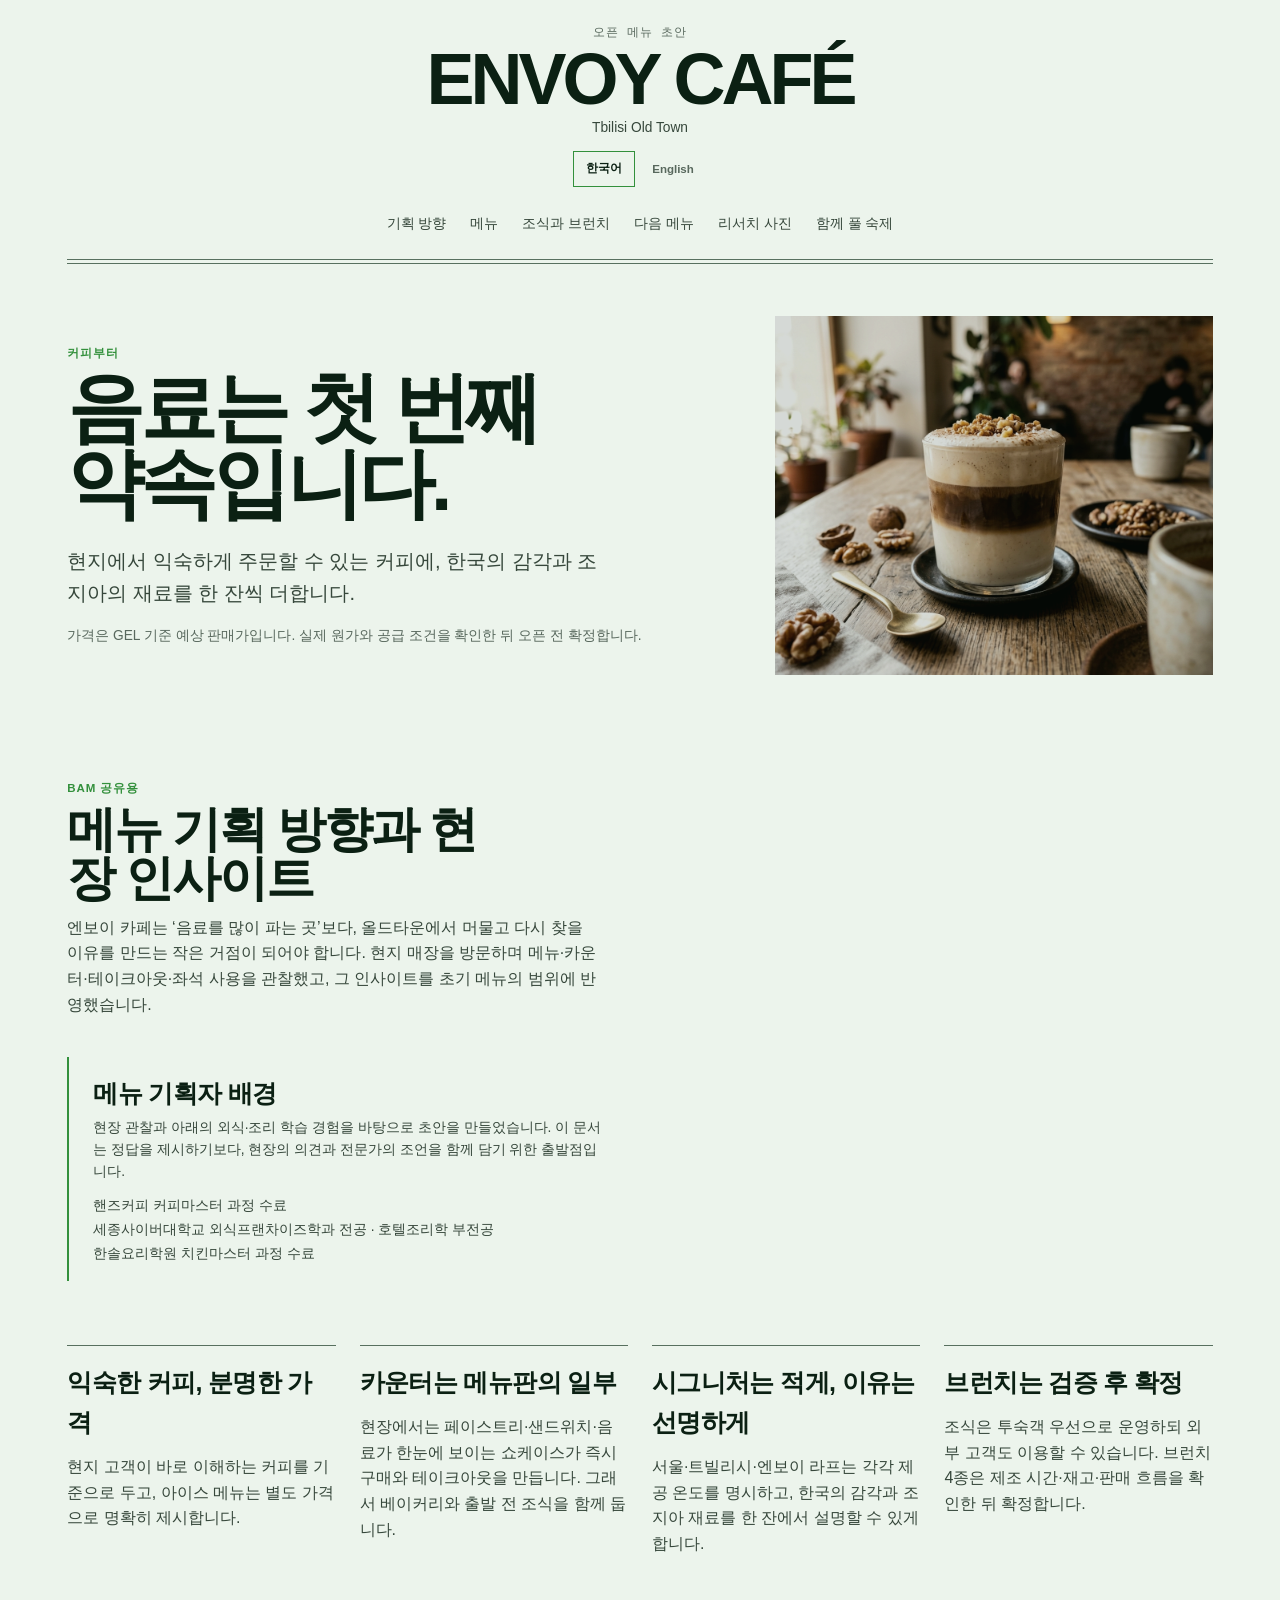
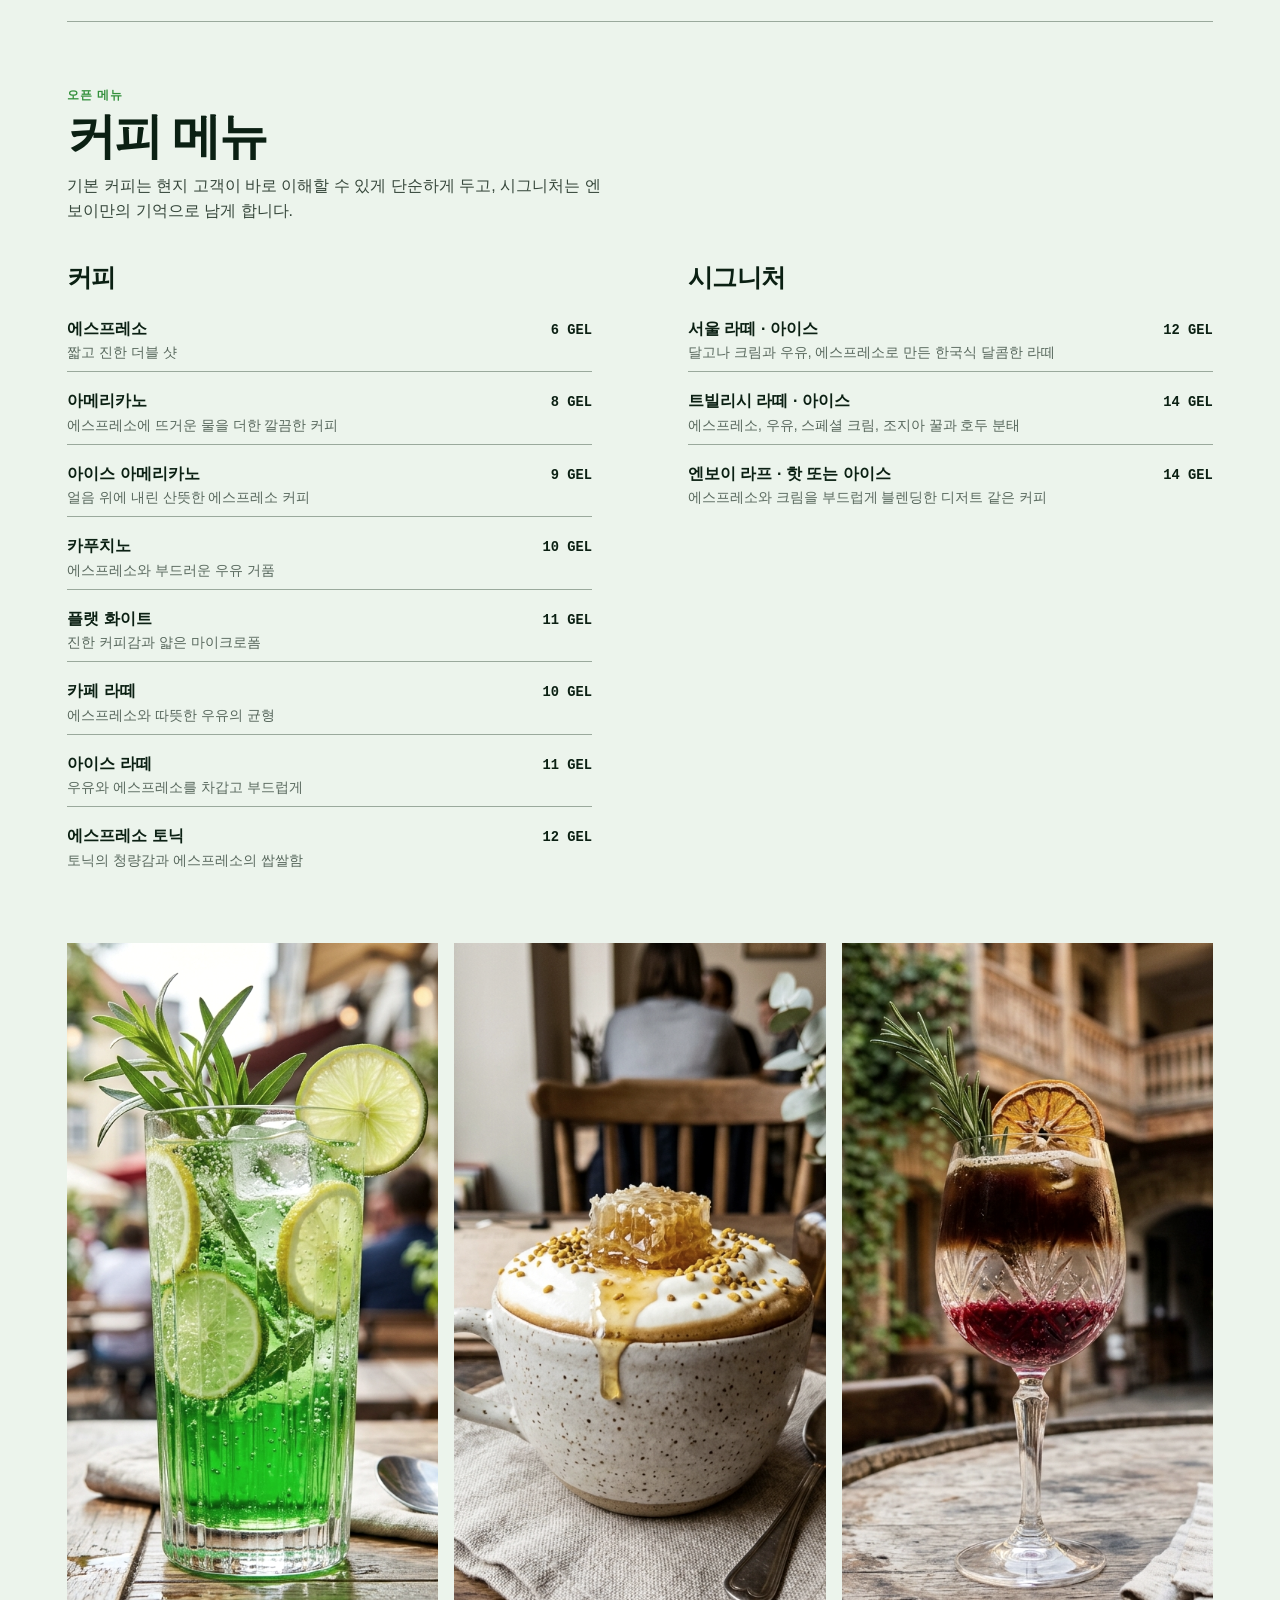
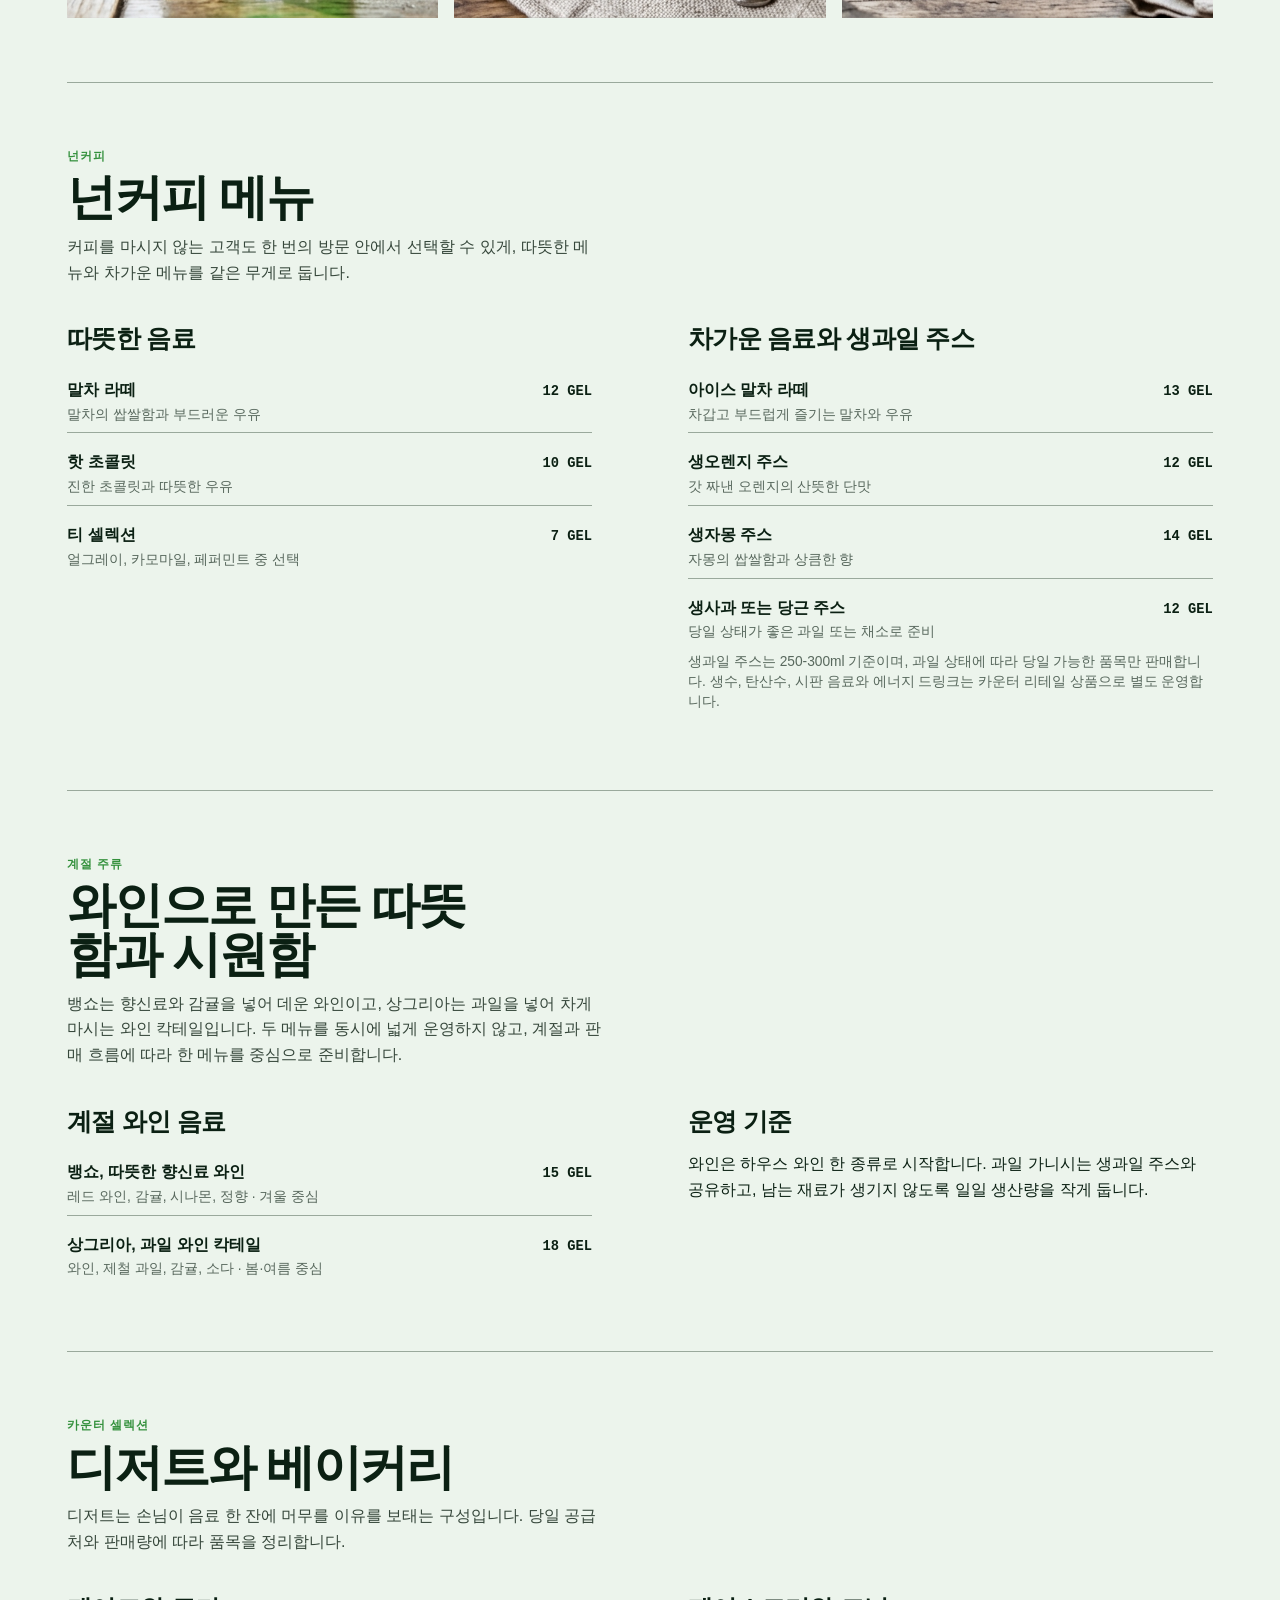
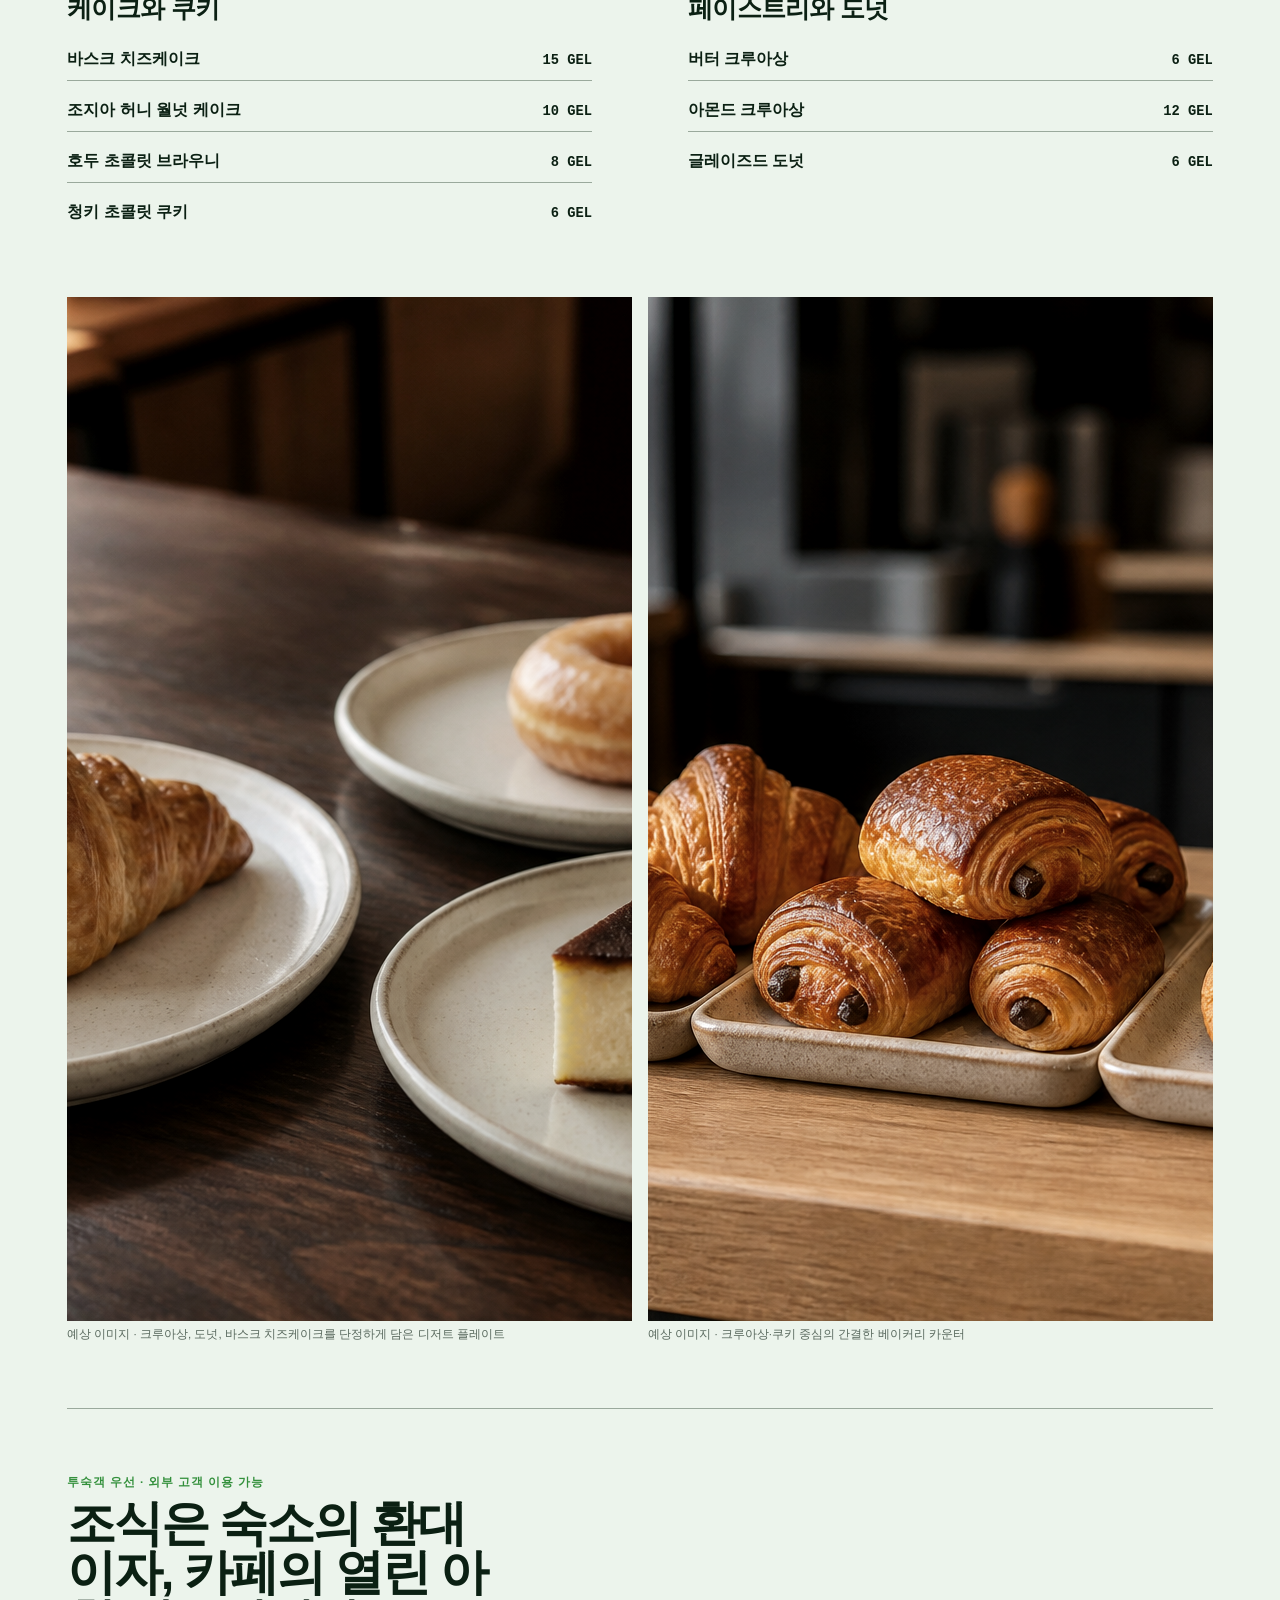
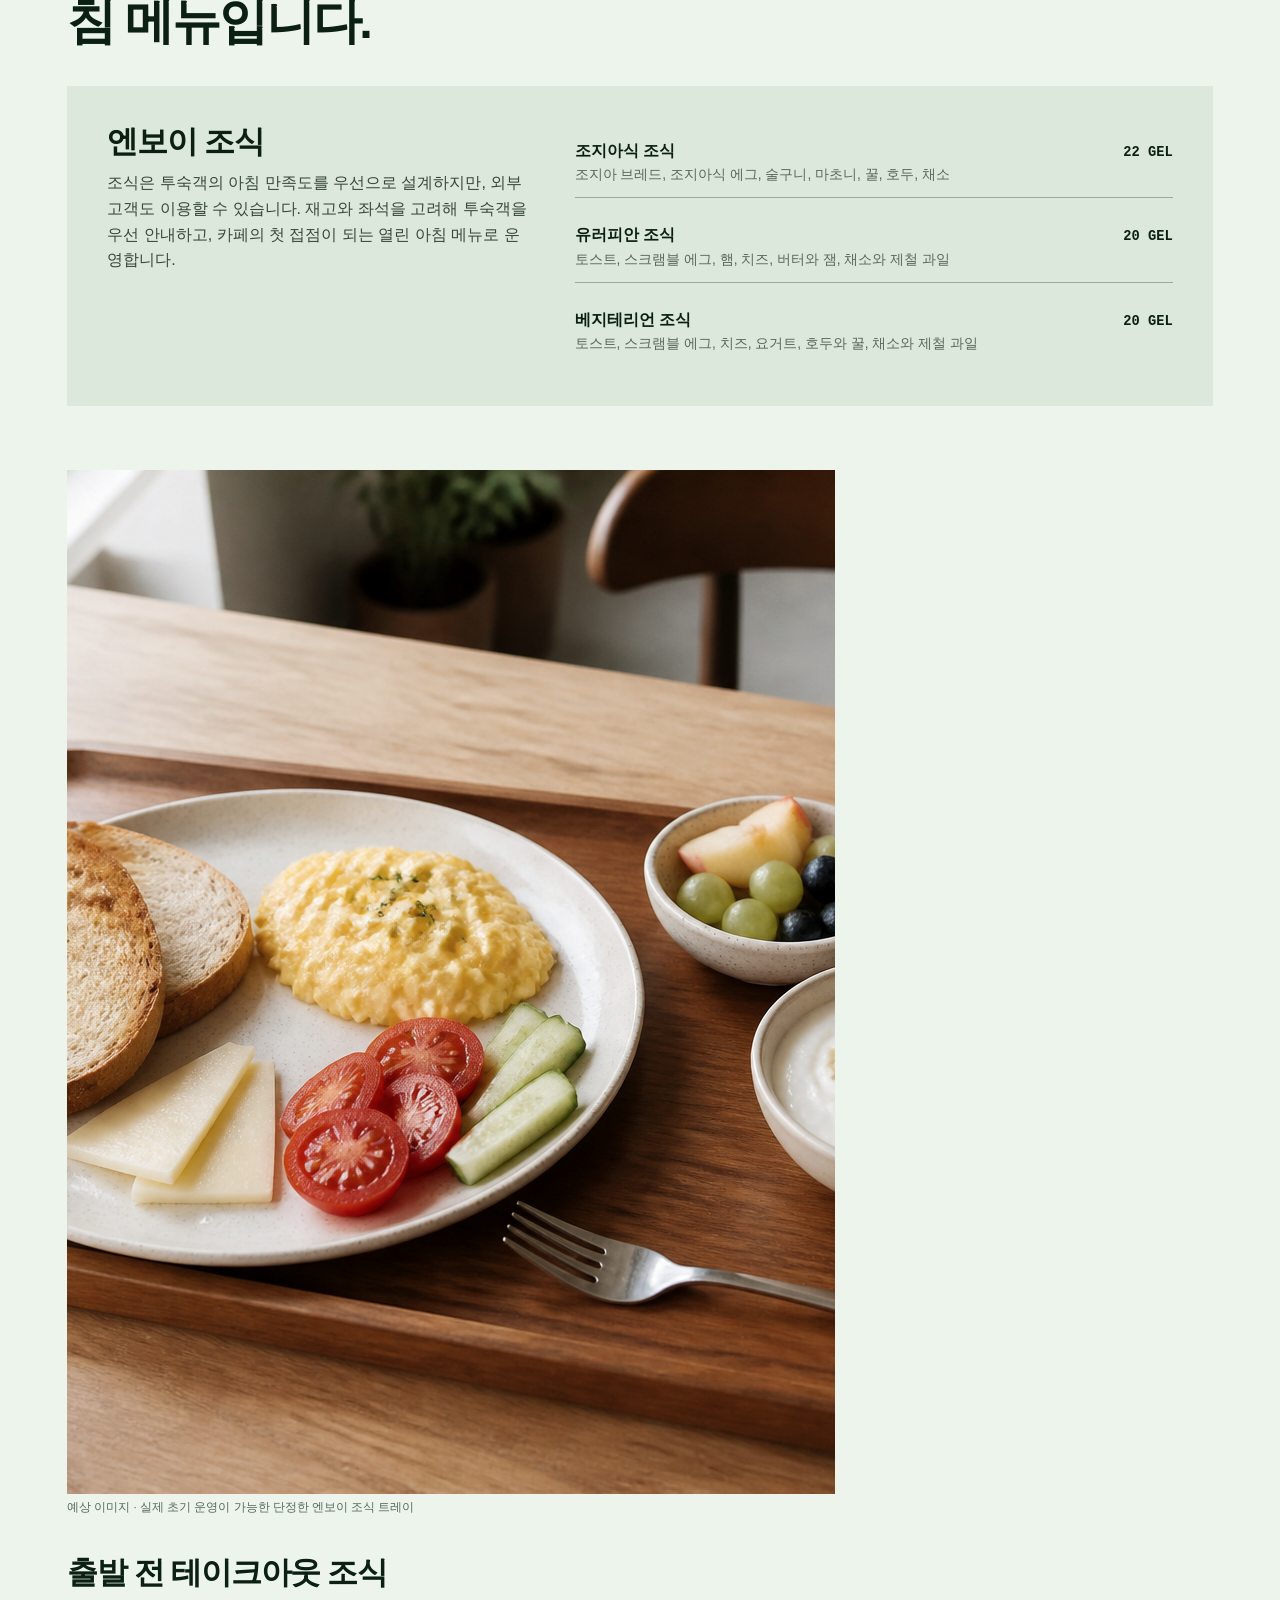
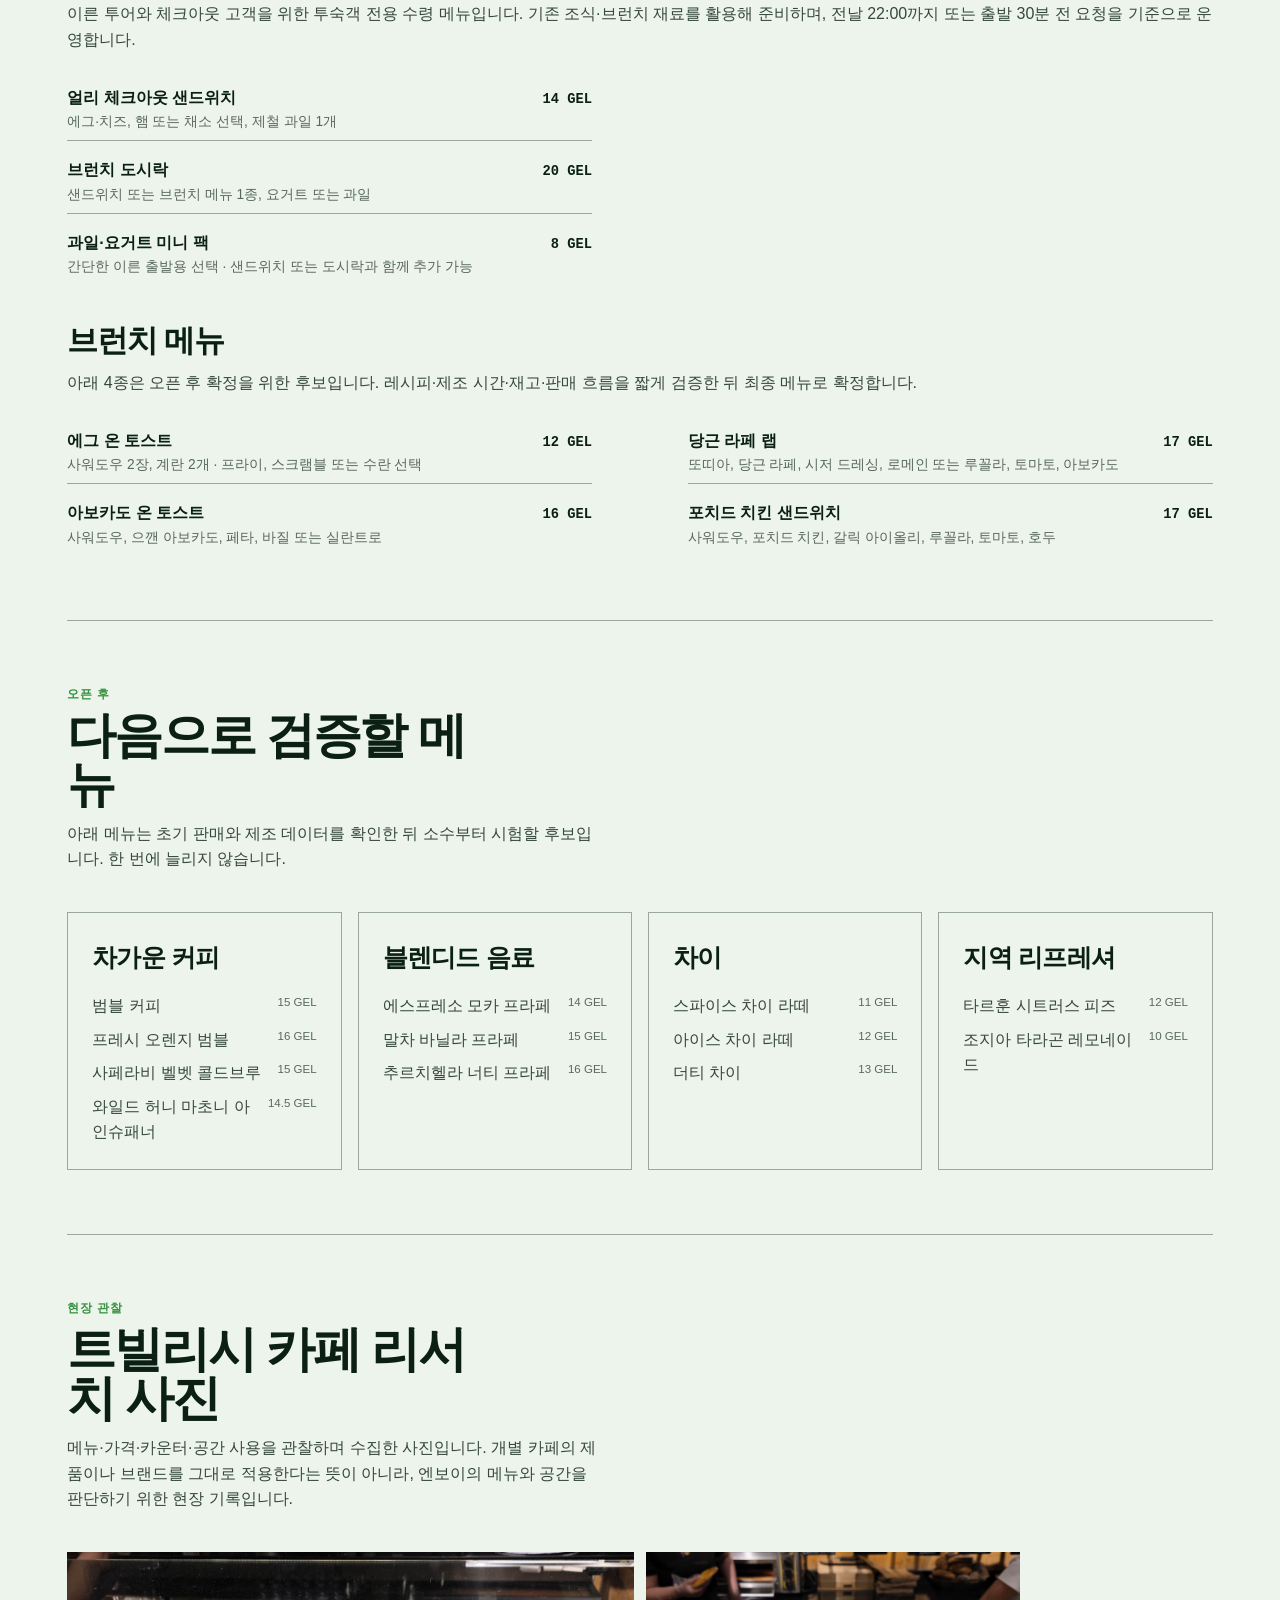
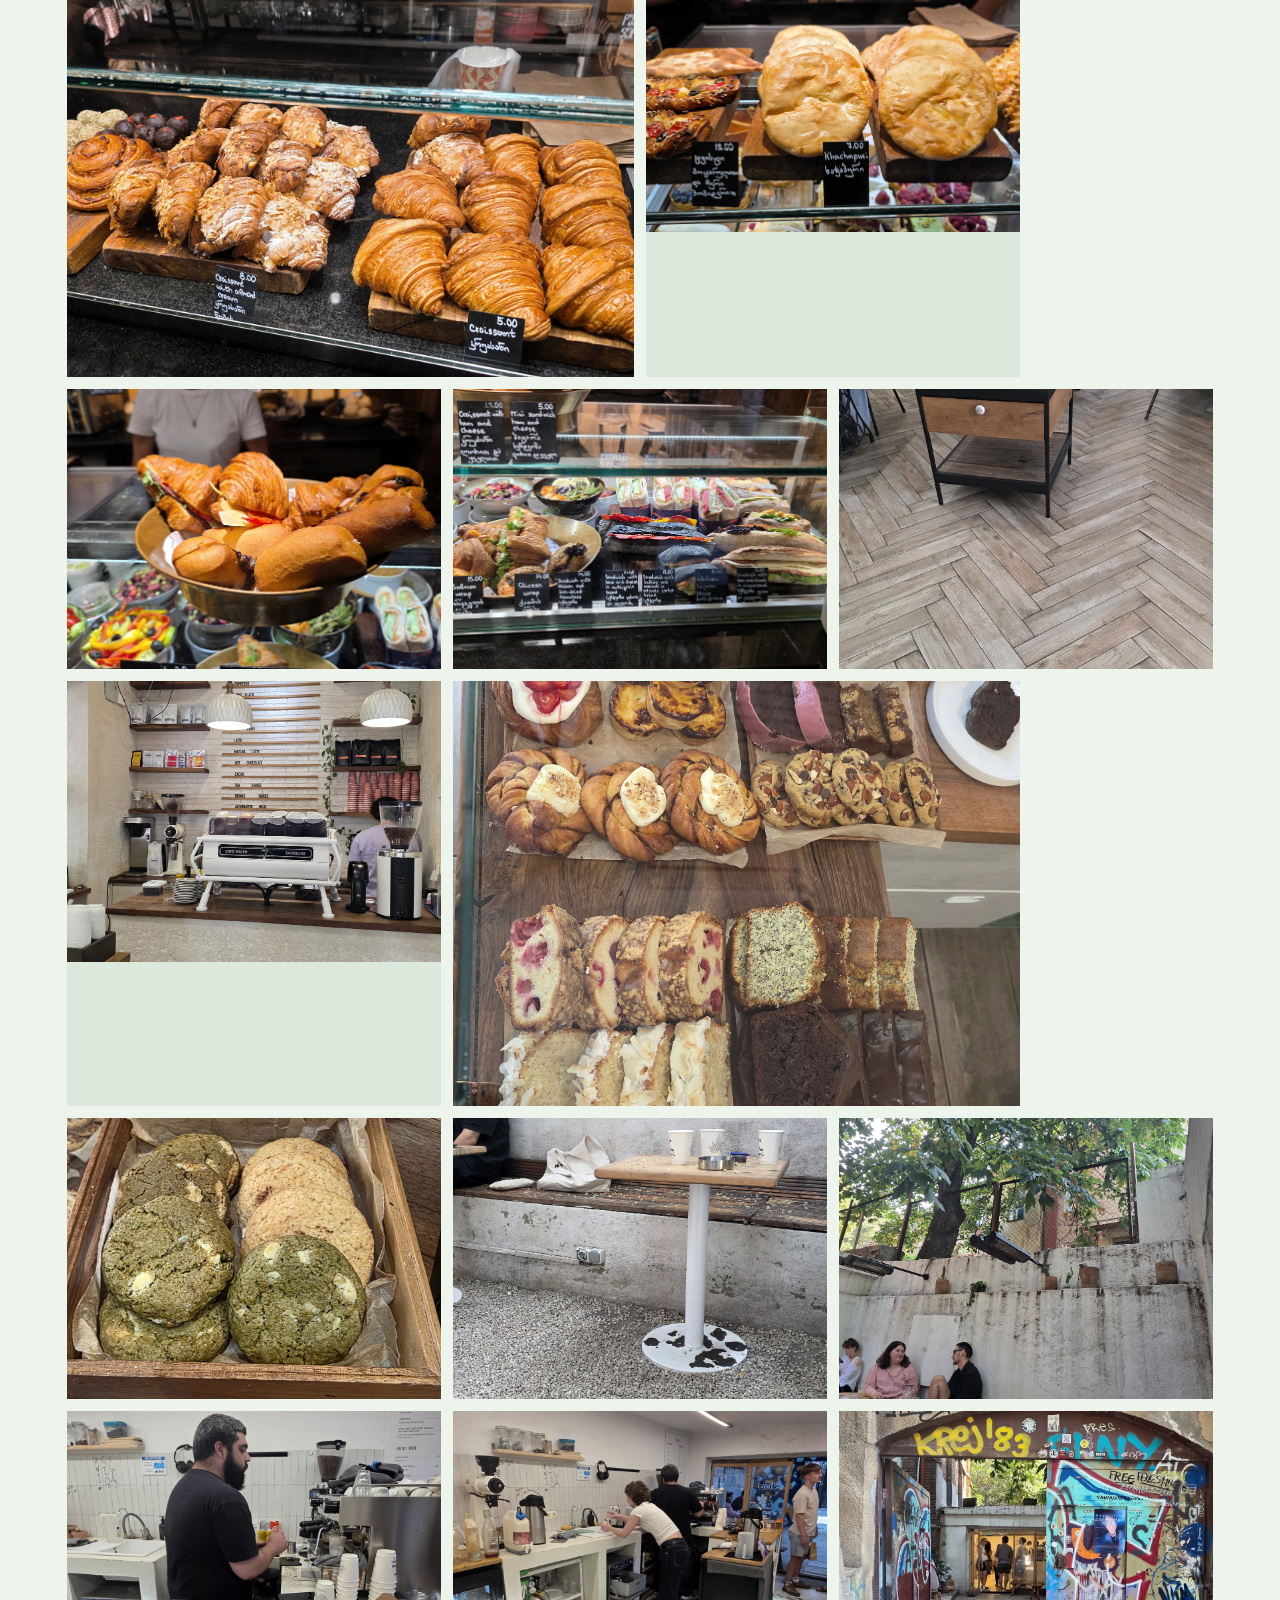
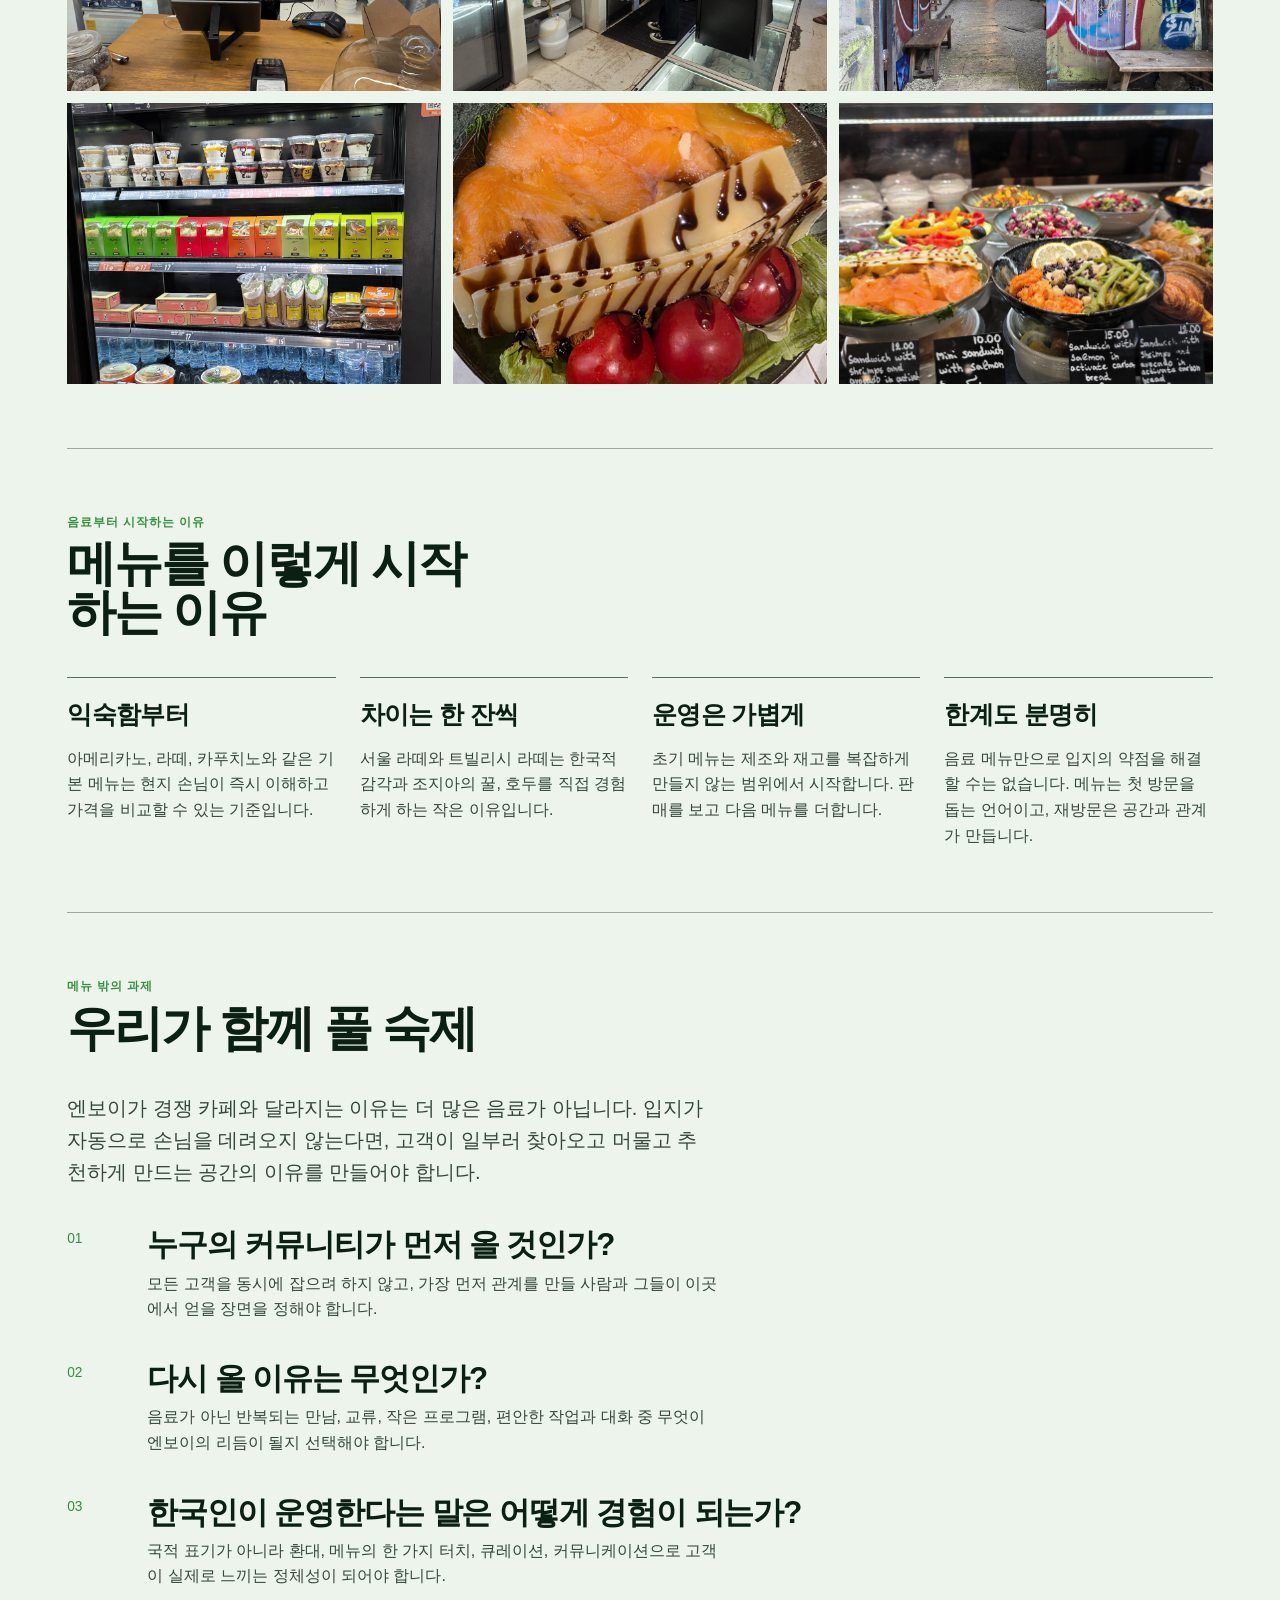
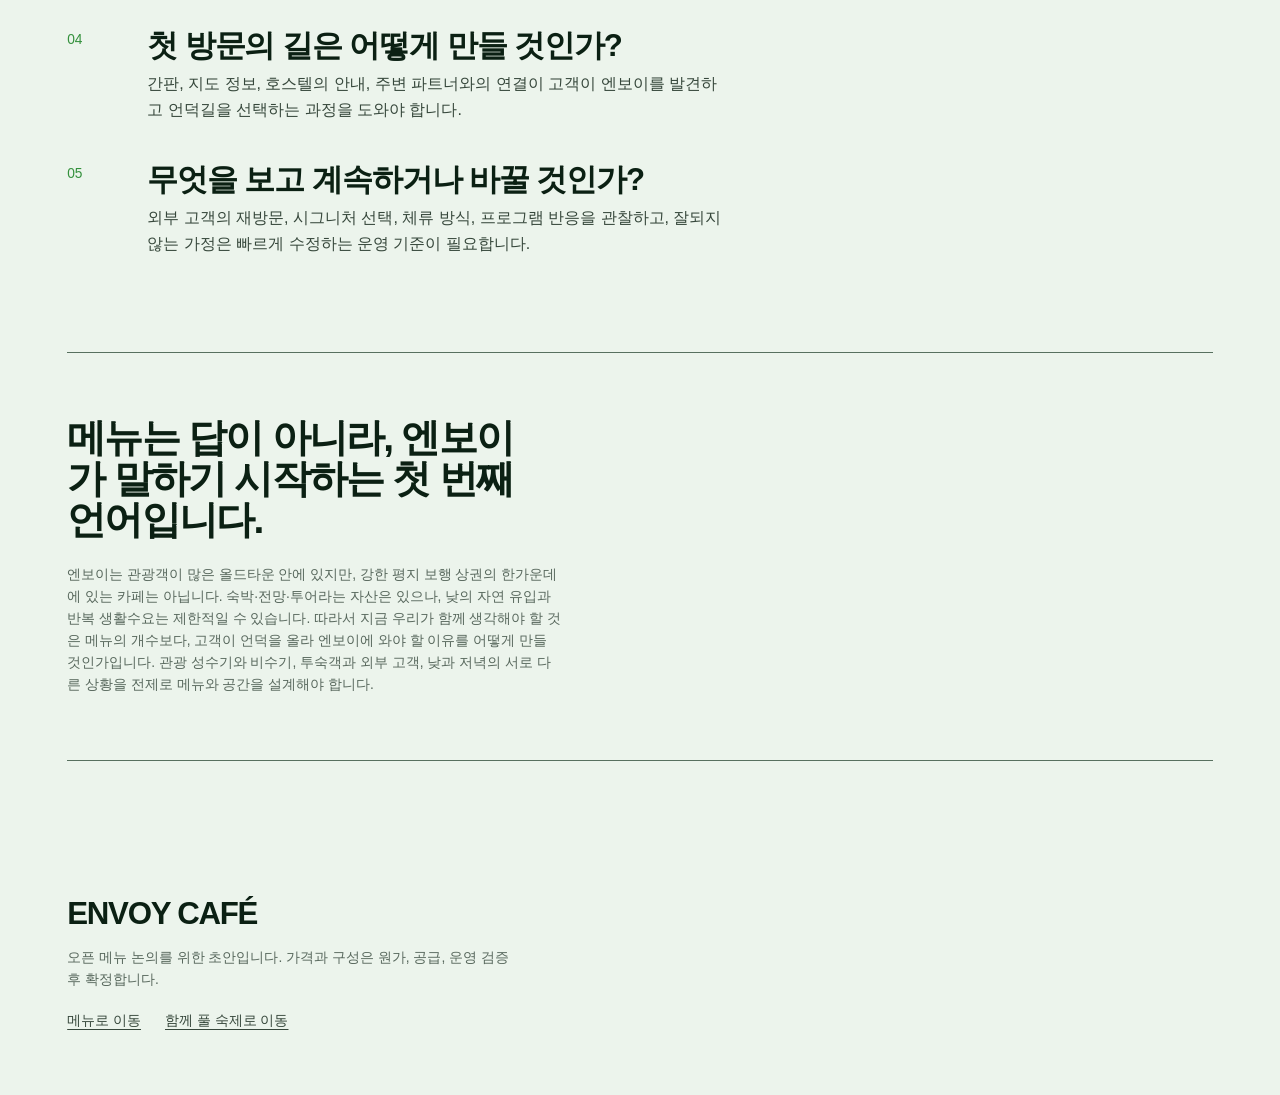
<file: index.html>
<!doctype html>
<html lang="ko">
<head>
  <meta charset="utf-8">
  <meta name="viewport" content="width=device-width, initial-scale=1, viewport-fit=cover">
  <meta name="description" content="ENVOY CAFÉ opening menu draft and operating discussion document.">
  <title>ENVOY CAFÉ | Opening Menu</title>
  <link rel="stylesheet" href="tokens.css">
  <style>
    /* Hallmark · macrostructure: Catalogue · tone: editorial café document · anchor hue: forest green
     * audience: Envoy investors and operating team · use: review the opening beverage menu and the questions behind it
     * H2 knobs: ratio=7/5, right-side=photo, divider=negative-space · nav: N6 · footer: Ft1
     * contrast: pass (40-41) · slop: pass (42-45) · honest: pass (46) · tokens: pass (48) · mobile: pass (34, 49-57)
     * pre-emit critique: P5 H4 E5 S5 R5 V4 */
    * { box-sizing: border-box; }

    html, body { overflow-x: clip; }

    html { scroll-behavior: smooth; }

    body {
      min-width: 20rem;
      margin: 0;
      background: var(--color-paper);
      color: var(--color-ink);
      font-family: var(--font-body);
      font-size: var(--text-base);
      font-weight: 400;
      line-height: 1.6;
      text-rendering: optimizeLegibility;
    }

    a { color: inherit; }
    a:active { opacity: 0.74; }
    a[aria-disabled="true"] { cursor: not-allowed; opacity: 0.55; pointer-events: none; }

    p, li, h1, h2, h3 { overflow-wrap: anywhere; word-break: break-all; }

    a:focus-visible {
      outline: 3px solid var(--color-focus);
      outline-offset: 4px;
    }

    .shell { width: min(100%, var(--content-max)); margin-inline: auto; padding-inline: var(--page-gutter); }

    .masthead { padding-block: var(--space-lg) var(--space-sm); text-align: center; }

    .mast-meta {
      margin: 0;
      color: var(--color-muted);
      font-family: var(--font-outlier);
      font-size: var(--text-xs);
      letter-spacing: 0.08em;
      text-transform: uppercase;
    }

    .mast-name {
      margin: var(--space-2xs) 0;
      font-family: var(--font-display);
      font-size: clamp(2.4rem, 6vw, 4.5rem);
      font-style: normal;
      font-weight: 700;
      letter-spacing: -0.055em;
      line-height: 0.92;
    }

    .mast-subtitle { margin: 0; color: var(--color-ink-soft); font-size: var(--text-sm); }

    .language-switch { display: flex; justify-content: center; gap: var(--space-2xs); margin-top: var(--space-sm); }

    .language-switch button {
      min-height: 2.25rem;
      padding-inline: var(--space-sm);
      border: var(--rule-hair) solid transparent;
      background: transparent;
      color: var(--color-muted);
      cursor: pointer;
      font-family: var(--font-body);
      font-size: var(--text-xs);
      font-weight: 600;
      white-space: nowrap;
      transition: color var(--dur-short) var(--ease-out), border-color var(--dur-short) var(--ease-out), transform var(--dur-micro) var(--ease-out);
    }

    .language-switch button:hover { color: var(--color-ink); }
    .language-switch button:active { transform: translateY(1px); }
    .language-switch button[aria-pressed="true"] { border-color: var(--color-accent); color: var(--color-ink); }
    .language-switch button:disabled { cursor: not-allowed; opacity: 0.55; }

    body[data-lang="ko"] .lang-en, body[data-lang="ko"] .bilingual .en { display: none; }
    body[data-lang="en"] .lang-ko, body[data-lang="en"] .bilingual .ko { display: none; }

    .mast-nav { margin-top: var(--space-md); }

    .mast-nav ul {
      display: flex;
      flex-wrap: wrap;
      justify-content: center;
      gap: var(--space-xs) var(--space-lg);
      margin: 0;
      padding: 0;
      list-style: none;
    }

    .mast-nav a {
      display: inline-flex;
      min-height: 2.75rem;
      align-items: center;
      border-bottom: var(--rule-hair) solid transparent;
      color: var(--color-ink-soft);
      font-size: var(--text-sm);
      font-weight: 500;
      text-decoration: none;
      white-space: nowrap;
      transition: color var(--dur-short) var(--ease-out), border-color var(--dur-short) var(--ease-out);
    }

    .mast-nav a:hover { border-color: var(--color-accent); color: var(--color-ink); }
    .mast-nav a:active { transform: translateY(1px); }

    .double-rule {
      height: var(--rule-double-gap);
      margin: var(--space-sm) 0 0;
      border: 0;
      border-top: var(--rule-hair) solid var(--color-rule-strong);
      border-bottom: var(--rule-hair) solid var(--color-rule-strong);
    }

    .hero {
      display: grid;
      grid-template-areas: "copy" "image";
      gap: var(--space-xl);
      padding-block: var(--space-xl);
    }

    .hero-copy { grid-area: copy; align-self: center; min-width: 0; }

    .hero-label, .section-kicker {
      margin: 0 0 var(--space-xs);
      color: var(--color-accent);
      font-size: var(--text-xs);
      font-weight: 600;
      letter-spacing: 0.08em;
      text-transform: uppercase;
    }

    .hero h1 {
      max-width: 12ch;
      margin: 0;
      font-family: var(--font-display);
      font-size: var(--text-display);
      font-style: normal;
      font-weight: 700;
      letter-spacing: -0.055em;
      line-height: 0.98;
      overflow-wrap: anywhere;
    }

    .hero-lede { max-width: 48ch; margin: var(--space-lg) 0 0; color: var(--color-ink-soft); font-size: var(--text-md); overflow-wrap: anywhere; }

    .hero-note { margin: var(--space-md) 0 0; color: var(--color-muted); font-size: var(--text-sm); overflow-wrap: anywhere; }

    .hero-figure {
      position: relative;
      display: grid;
      grid-template-rows: minmax(0, 1fr) auto;
      grid-area: image;
      height: clamp(22rem, 28vw, 25rem);
      margin: 0;
      min-width: 0;
      overflow: hidden;
    }

    .hero-figure::after {
      position: absolute;
      inset: 0;
      background: var(--color-photo-wash);
      content: "";
      pointer-events: none;
    }

    .hero-figure img { display: block; width: 100%; height: 100%; min-height: 0; object-fit: cover; filter: saturate(0.82) contrast(1.04); }

    .section { padding-block: var(--space-2xl); }

    .section + .section { border-top: var(--rule-hair) solid var(--color-rule); }

    .section-head { max-width: 50rem; margin-bottom: var(--space-xl); }

    .section-head h2 {
      max-width: 16ch;
      margin: 0;
      font-family: var(--font-display);
      font-size: var(--text-3xl);
      font-style: normal;
      font-weight: 700;
      letter-spacing: -0.045em;
      line-height: 1;
      overflow-wrap: anywhere;
    }

    .section-summary { max-width: 60ch; margin: var(--space-sm) 0 0; color: var(--color-ink-soft); }

    .research-gallery {
      display: grid;
      grid-template-columns: repeat(12, minmax(0, 1fr));
      gap: var(--space-sm);
    }

    .research-photo {
      grid-column: span 4;
      min-width: 0;
      margin: 0;
      overflow: hidden;
      background: var(--color-paper-2);
    }

    .research-photo:nth-child(1), .research-photo:nth-child(7) { grid-column: span 6; }

    .research-photo img {
      display: block;
      width: 100%;
      aspect-ratio: 4 / 3;
      object-fit: cover;
      filter: saturate(0.86) contrast(1.03);
      transition: transform 220ms ease;
    }

    .research-photo a:hover img { transform: scale(1.025); }

    .menu-spread { display: grid; gap: var(--space-2xl); }

    .menu-group { min-width: 0; }

    .menu-group h3 {
      margin: 0 0 var(--space-md);
      color: var(--color-ink);
      font-family: var(--font-display);
      font-size: var(--text-lg);
      font-style: normal;
      font-weight: 700;
      letter-spacing: -0.028em;
      line-height: 1.1;
    }

    .menu-list { display: grid; gap: var(--space-xs); margin: 0; padding: 0; list-style: none; }

    .menu-item {
      display: grid;
      grid-template-columns: minmax(0, 1fr) auto;
      gap: var(--space-sm);
      align-items: baseline;
      padding-block: var(--space-xs);
      border-bottom: var(--rule-hair) solid var(--color-rule);
    }

    .menu-item:last-child { border-bottom: 0; }

    .item-name { display: block; min-width: 0; font-weight: 500; }

    .bilingual { display: grid; gap: var(--space-3xs); }

    .bilingual .ko { color: var(--color-ink); font-weight: 600; }

    .bilingual .en { color: var(--color-ink-soft); font-size: var(--text-sm); font-weight: 400; line-height: 1.35; }

    .item-desc { display: block; margin-top: var(--space-3xs); color: var(--color-muted); font-size: var(--text-sm); line-height: 1.45; }

    .price {
      color: var(--color-ink);
      font-family: var(--font-outlier);
      font-size: var(--text-sm);
      font-variant-numeric: tabular-nums;
      font-weight: 600;
      white-space: nowrap;
    }

    .feature-photo-grid { display: grid; gap: var(--space-md); margin: var(--space-2xl) 0 0; }

    .feature-photo-grid--two { grid-template-columns: repeat(2, minmax(0, 1fr)); }

    .feature-photo-grid--single { grid-template-columns: minmax(0, 1fr); max-width: 48rem; }

    .feature-photo { margin: 0; min-width: 0; }

    .feature-photo img { display: block; width: 100%; aspect-ratio: 4 / 3; object-fit: cover; filter: saturate(0.78) contrast(1.03); }

    .feature-photo figcaption { margin-top: var(--space-2xs); color: var(--color-muted); font-size: var(--text-xs); }

    .breakfast {
      display: grid;
      gap: var(--space-xl);
      padding: var(--space-xl);
      background: var(--color-paper-2);
    }

    .breakfast h3, .brunch-note h3 {
      margin: 0;
      font-family: var(--font-display);
      font-size: var(--text-xl);
      font-style: normal;
      letter-spacing: -0.04em;
      line-height: 1.05;
    }

    .breakfast p, .brunch-note p { margin: var(--space-sm) 0 0; color: var(--color-ink-soft); }

    .breakfast-menu { display: grid; gap: var(--space-sm); }

    .breakfast-menu .menu-item { padding-block: var(--space-sm); }

    .brunch-note { margin-top: var(--space-xl); }

    .brunch-note strong { color: var(--color-ink); font-weight: 600; }

    .brunch-menu { display: grid; gap: var(--space-xl); margin-top: var(--space-lg); }

    .next-grid { display: grid; gap: var(--space-xl); }

    .next-cluster { min-width: 0; padding: var(--space-lg); border: var(--rule-hair) solid var(--color-rule); }

    .next-cluster h3 { margin: 0 0 var(--space-sm); font-family: var(--font-display); font-size: var(--text-lg); letter-spacing: -0.03em; }

    .next-cluster p { margin: 0; color: var(--color-ink-soft); }

    .concept-list { display: grid; gap: var(--space-xs); margin: var(--space-md) 0 0; padding: 0; list-style: none; }

    .concept-list li { display: flex; justify-content: space-between; gap: var(--space-sm); color: var(--color-ink-soft); }

    .concept-list span:last-child { color: var(--color-muted); font-size: var(--text-xs); white-space: nowrap; }

    .why-grid { display: grid; gap: var(--space-xl); }

    .credentials-note { max-width: 60ch; margin: var(--space-xl) 0 var(--space-2xl); padding: var(--space-md) 0 var(--space-md) var(--space-lg); border-left: 2px solid var(--color-accent); }

    .credentials-note h3 { margin: 0 0 var(--space-2xs); font-family: var(--font-display); font-size: var(--text-lg); letter-spacing: -0.025em; }

    .credentials-note p { margin: 0; color: var(--color-ink-soft); font-size: var(--text-sm); }

    .credentials-note ul { margin: var(--space-sm) 0 0; padding: 0; list-style: none; color: var(--color-ink-soft); font-size: var(--text-sm); }

    .credentials-note li + li { margin-top: var(--space-3xs); }

    .why-item { padding-top: var(--space-md); border-top: var(--rule-hair) solid var(--color-rule-strong); }

    .why-item h3 { margin: 0; font-family: var(--font-display); font-size: var(--text-lg); letter-spacing: -0.025em; }

    .why-item p { margin: var(--space-sm) 0 0; color: var(--color-ink-soft); }

    .question-intro { max-width: 58ch; color: var(--color-ink-soft); font-size: var(--text-md); }

    .question-list { display: grid; gap: var(--space-xl); margin: var(--space-xl) 0 0; padding: 0; list-style: none; counter-reset: questions; }

    .question-list li { position: relative; padding-left: clamp(3rem, 7vw, 5rem); counter-increment: questions; }

    .question-list li::before {
      position: absolute;
      inset: 0 auto auto 0;
      color: var(--color-accent);
      content: counter(questions, decimal-leading-zero);
      font-size: var(--text-sm);
      font-variant-numeric: tabular-nums;
    }

    .question-list h3 { margin: 0; font-family: var(--font-display); font-size: var(--text-xl); letter-spacing: -0.035em; line-height: 1.1; }

    .question-list p { max-width: var(--reading-max); margin: var(--space-xs) 0 0; color: var(--color-ink-soft); }

    .closing {
      margin-top: var(--space-3xl);
      padding-block: var(--space-2xl);
      border-block: var(--rule-hair) solid var(--color-rule-strong);
    }

    .closing p { max-width: 22ch; margin: 0; font-family: var(--font-display); font-size: var(--text-2xl); font-style: normal; font-weight: 700; letter-spacing: -0.045em; line-height: 1.05; }

    .closing small { display: block; max-width: var(--reading-max); margin-top: var(--space-lg); color: var(--color-muted); font-size: var(--text-sm); }

    .foot-mast { display: grid; gap: var(--space-xs); padding-block: var(--space-2xl); }

    .foot-wordmark { margin: 0; font-family: var(--font-display); font-size: var(--text-xl); font-weight: 700; letter-spacing: -0.04em; }

    .foot-copy { max-width: 58ch; margin: 0; color: var(--color-muted); font-size: var(--text-sm); }

    .foot-links { display: flex; flex-wrap: wrap; gap: var(--space-xs) var(--space-lg); margin: var(--space-xs) 0 0; padding: 0; list-style: none; }

    .foot-links a { color: var(--color-ink-soft); font-size: var(--text-sm); text-decoration-thickness: var(--rule-hair); text-underline-offset: var(--space-2xs); white-space: nowrap; }

    .foot-links a:hover { color: var(--color-accent); }

    @media (min-width: 40rem) {
      .feature-photo-grid { grid-template-columns: repeat(3, minmax(0, 1fr)); }
      .feature-photo-grid--two { grid-template-columns: repeat(2, minmax(0, 1fr)); }
      .feature-photo-grid--single { grid-template-columns: minmax(0, 1fr); }
      .brunch-menu { grid-template-columns: repeat(2, minmax(0, 1fr)); column-gap: var(--space-3xl); }
      .next-grid { grid-template-columns: repeat(2, minmax(0, 1fr)); }
      .why-grid { grid-template-columns: repeat(2, minmax(0, 1fr)); column-gap: var(--space-2xl); }
    }

    @media (max-width: 39.99rem) {
      .mast-nav ul { display: grid; grid-template-columns: repeat(2, minmax(0, max-content)); justify-content: center; column-gap: var(--space-lg); row-gap: 0; }
      .mast-nav a { min-height: 2.5rem; font-size: var(--text-xs); }
      .research-gallery { grid-template-columns: repeat(2, minmax(0, 1fr)); }
      .research-photo, .research-photo:nth-child(1), .research-photo:nth-child(7) { grid-column: span 1; }
    }

    @media (min-width: 60rem) {
      .hero { grid-template-areas: "copy image"; grid-template-columns: minmax(0, 7fr) minmax(0, 5fr); gap: var(--space-3xl); }
      .menu-spread { grid-template-columns: repeat(2, minmax(0, 1fr)); column-gap: var(--space-3xl); }
      .menu-spread .menu-group:last-child:nth-child(odd) { grid-column: span 2; max-width: calc((100% - var(--space-3xl)) / 2); }
      .breakfast { grid-template-columns: minmax(0, 5fr) minmax(0, 7fr); align-items: start; }
      .next-grid { grid-template-columns: repeat(4, minmax(0, 1fr)); gap: var(--space-md); }
      .why-grid { grid-template-columns: repeat(4, minmax(0, 1fr)); gap: var(--space-lg); }
    }

    @media (prefers-reduced-motion: reduce) {
      html { scroll-behavior: auto; }
      *, *::before, *::after { animation-duration: 150ms !important; animation-iteration-count: 1 !important; transition-duration: 150ms !important; }
    }

    @media print {
      .mast-nav { display: none; }
      .section, .breakfast, .next-cluster, .closing { break-inside: avoid; }
      .hero { padding-top: var(--space-xl); }
      .hero-figure::after { display: none; }
      a { text-decoration: none; }
    }
  </style>
</head>
<body data-lang="ko">
  <header class="masthead shell">
    <p class="mast-meta localized" data-ko="오픈 메뉴 초안" data-en="Opening Menu Draft">오픈 메뉴 초안</p>
    <p class="mast-name">ENVOY CAFÉ</p>
    <p class="mast-subtitle">Tbilisi Old Town</p>
    <div class="language-switch" role="group" aria-label="Language selection">
      <button type="button" data-language="ko" aria-pressed="true">한국어</button>
      <button type="button" data-language="en" aria-pressed="false">English</button>
    </div>
    <nav class="mast-nav" aria-label="문서 목차">
      <ul>
        <li><a href="#direction"><span class="lang-ko">기획 방향</span><span class="lang-en">Direction</span></a></li>
        <li><a href="#menu"><span class="lang-ko">메뉴</span><span class="lang-en">Menu</span></a></li>
        <li><a href="#breakfast"><span class="lang-ko">조식과 브런치</span><span class="lang-en">Breakfast and Brunch</span></a></li>
        <li><a href="#next"><span class="lang-ko">다음 메뉴</span><span class="lang-en">Next Menu</span></a></li>
        <li><a href="#research"><span class="lang-ko">리서치 사진</span><span class="lang-en">Research Photos</span></a></li>
        <li><a href="#questions"><span class="lang-ko">함께 풀 숙제</span><span class="lang-en">Questions</span></a></li>
      </ul>
    </nav>
    <hr class="double-rule" aria-hidden="true">
  </header>

  <main class="shell">
    <section class="hero" aria-labelledby="page-title">
      <div class="hero-copy">
        <p class="hero-label localized" data-ko="커피부터" data-en="Coffee First">커피부터</p>
        <h1 id="page-title" class="localized" data-ko="음료는 첫 번째 약속입니다." data-en="Drinks make the first promise.">음료는 첫 번째 약속입니다.</h1>
        <p class="hero-lede localized" data-ko="현지에서 익숙하게 주문할 수 있는 커피에, 한국의 감각과 조지아의 재료를 한 잔씩 더합니다." data-en="We begin with familiar coffee, then add a little Korean sensibility and Georgian ingredients to each cup.">현지에서 익숙하게 주문할 수 있는 커피에, 한국의 감각과 조지아의 재료를 한 잔씩 더합니다.</p>
        <p class="hero-note localized" data-ko="가격은 GEL 기준 예상 판매가입니다. 실제 원가와 공급 조건을 확인한 뒤 오픈 전 확정합니다." data-en="Prices are expected selling prices in GEL. We will confirm them before opening after cost and supply checks.">가격은 GEL 기준 예상 판매가입니다. 실제 원가와 공급 조건을 확인한 뒤 오픈 전 확정합니다.</p>
      </div>
      <figure class="hero-figure">
        <img src="tbilisi_cafe_menu/images/walnut_cream_latte_1787049406991.jpg" width="1200" height="1440" fetchpriority="high" alt="꿀과 호두를 올린 크림 라떼">
      </figure>
    </section>

    <section class="section" id="direction" aria-labelledby="direction-title">
      <div class="section-head">
        <p class="section-kicker localized" data-ko="BAM 공유용" data-en="For BAM Review">BAM 공유용</p>
        <h2 id="direction-title" class="localized" data-ko="메뉴 기획 방향과 현장 인사이트" data-en="Menu Direction and Field Insights">메뉴 기획 방향과 현장 인사이트</h2>
        <p class="section-summary localized" data-ko="엔보이 카페는 ‘음료를 많이 파는 곳’보다, 올드타운에서 머물고 다시 찾을 이유를 만드는 작은 거점이 되어야 합니다. 현지 매장을 방문하며 메뉴·카운터·테이크아웃·좌석 사용을 관찰했고, 그 인사이트를 초기 메뉴의 범위에 반영했습니다." data-en="Envoy Café should be more than a place that sells many drinks: it should be a small Old Town anchor worth staying in and returning to. We observed menus, counters, takeaway, and seating in local cafés, then used those insights to set the opening-menu scope.">엔보이 카페는 ‘음료를 많이 파는 곳’보다, 올드타운에서 머물고 다시 찾을 이유를 만드는 작은 거점이 되어야 합니다. 현지 매장을 방문하며 메뉴·카운터·테이크아웃·좌석 사용을 관찰했고, 그 인사이트를 초기 메뉴의 범위에 반영했습니다.</p>
      </div>
      <aside class="credentials-note" aria-label="메뉴 기획자 배경">
        <h3 class="localized" data-ko="메뉴 기획자 배경" data-en="Menu Planner Background">메뉴 기획자 배경</h3>
        <p class="localized" data-ko="현장 관찰과 아래의 외식·조리 학습 경험을 바탕으로 초안을 만들었습니다. 이 문서는 정답을 제시하기보다, 현장의 의견과 전문가의 조언을 함께 담기 위한 출발점입니다." data-en="This draft draws on field observation and the food-service and culinary training below. It is a starting point for bringing local insight and professional advice into the menu, not a claim to have the final answer.">현장 관찰과 아래의 외식·조리 학습 경험을 바탕으로 초안을 만들었습니다. 이 문서는 정답을 제시하기보다, 현장의 의견과 전문가의 조언을 함께 담기 위한 출발점입니다.</p>
        <ul>
          <li class="localized" data-ko="핸즈커피 커피마스터 과정 수료" data-en="Completed the Hands Coffee Master course">핸즈커피 커피마스터 과정 수료</li>
          <li class="localized" data-ko="세종사이버대학교 외식프랜차이즈학과 전공 · 호텔조리학 부전공" data-en="Major in Restaurant Franchise at Sejong Cyber University · minor in Hotel Culinary Arts">세종사이버대학교 외식프랜차이즈학과 전공 · 호텔조리학 부전공</li>
          <li class="localized" data-ko="한솔요리학원 치킨마스터 과정 수료" data-en="Completed the Hansol Culinary Academy Chicken Master course">한솔요리학원 치킨마스터 과정 수료</li>
        </ul>
      </aside>
      <div class="why-grid">
        <article class="why-item"><h3 class="localized" data-ko="익숙한 커피, 분명한 가격" data-en="Familiar coffee, clear pricing">익숙한 커피, 분명한 가격</h3><p class="localized" data-ko="현지 고객이 바로 이해하는 커피를 기준으로 두고, 아이스 메뉴는 별도 가격으로 명확히 제시합니다." data-en="Everyday coffee gives local guests an immediate reference point, while iced drinks are priced and listed separately for clarity.">현지 고객이 바로 이해하는 커피를 기준으로 두고, 아이스 메뉴는 별도 가격으로 명확히 제시합니다.</p></article>
        <article class="why-item"><h3 class="localized" data-ko="카운터는 메뉴판의 일부" data-en="The counter is part of the menu">카운터는 메뉴판의 일부</h3><p class="localized" data-ko="현장에서는 페이스트리·샌드위치·음료가 한눈에 보이는 쇼케이스가 즉시 구매와 테이크아웃을 만듭니다. 그래서 베이커리와 출발 전 조식을 함께 둡니다." data-en="In the field, a visible counter of pastries, sandwiches, and drinks prompted immediate purchases and takeaway. That is why bakery items and early-departure breakfast belong together.">현장에서는 페이스트리·샌드위치·음료가 한눈에 보이는 쇼케이스가 즉시 구매와 테이크아웃을 만듭니다. 그래서 베이커리와 출발 전 조식을 함께 둡니다.</p></article>
        <article class="why-item"><h3 class="localized" data-ko="시그니처는 적게, 이유는 선명하게" data-en="Few signatures, clear reasons">시그니처는 적게, 이유는 선명하게</h3><p class="localized" data-ko="서울·트빌리시·엔보이 라프는 각각 제공 온도를 명시하고, 한국의 감각과 조지아 재료를 한 잔에서 설명할 수 있게 합니다." data-en="Seoul, Tbilisi, and Envoy RAF each state their serving temperature and give a concise, cup-by-cup expression of Korean sensibility and Georgian ingredients.">서울·트빌리시·엔보이 라프는 각각 제공 온도를 명시하고, 한국의 감각과 조지아 재료를 한 잔에서 설명할 수 있게 합니다.</p></article>
        <article class="why-item"><h3 class="localized" data-ko="브런치는 검증 후 확정" data-en="Brunch is confirmed after testing">브런치는 검증 후 확정</h3><p class="localized" data-ko="조식은 투숙객 우선으로 운영하되 외부 고객도 이용할 수 있습니다. 브런치 4종은 제조 시간·재고·판매 흐름을 확인한 뒤 확정합니다." data-en="Breakfast gives priority to hostel guests while remaining open to outside guests. The four brunch items are confirmed only after validating prep time, inventory, and sales flow.">조식은 투숙객 우선으로 운영하되 외부 고객도 이용할 수 있습니다. 브런치 4종은 제조 시간·재고·판매 흐름을 확인한 뒤 확정합니다.</p></article>
      </div>
    </section>

    <section class="section" id="menu" aria-labelledby="menu-title">
      <div class="section-head">
        <p class="section-kicker localized" data-ko="오픈 메뉴" data-en="Opening Menu">오픈 메뉴</p>
        <h2 id="menu-title" class="localized" data-ko="커피 메뉴" data-en="Coffee Menu">커피 메뉴</h2>
        <p class="section-summary localized" data-ko="기본 커피는 현지 고객이 바로 이해할 수 있게 단순하게 두고, 시그니처는 엔보이만의 기억으로 남게 합니다." data-en="Keep everyday coffee simple and easy to understand. Let the signatures create a memory that belongs only to Envoy.">기본 커피는 현지 고객이 바로 이해할 수 있게 단순하게 두고, 시그니처는 엔보이만의 기억으로 남게 합니다.</p>
      </div>

      <div class="menu-spread">
        <section class="menu-group" aria-labelledby="coffee-title">
          <h3 id="coffee-title" class="localized" data-ko="커피" data-en="Coffee">커피</h3>
          <ul class="menu-list">
            <li class="menu-item"><span><span class="bilingual"><span class="ko">에스프레소</span><span class="en">Espresso</span></span><span class="item-desc"><span class="lang-ko">짧고 진한 더블 샷</span><span class="lang-en">A short, concentrated double shot</span></span></span><span class="price">6 GEL</span></li>
            <li class="menu-item"><span><span class="bilingual"><span class="ko">아메리카노</span><span class="en">Americano</span></span><span class="item-desc"><span class="lang-ko">에스프레소에 뜨거운 물을 더한 깔끔한 커피</span><span class="lang-en">Clean espresso coffee with hot water</span></span></span><span class="price">8 GEL</span></li>
            <li class="menu-item"><span><span class="bilingual"><span class="ko">아이스 아메리카노</span><span class="en">Iced Americano</span></span><span class="item-desc"><span class="lang-ko">얼음 위에 내린 산뜻한 에스프레소 커피</span><span class="lang-en">Fresh espresso coffee served over ice</span></span></span><span class="price">9 GEL</span></li>
            <li class="menu-item"><span><span class="bilingual"><span class="ko">카푸치노</span><span class="en">Cappuccino</span></span><span class="item-desc"><span class="lang-ko">에스프레소와 부드러운 우유 거품</span><span class="lang-en">Espresso finished with soft milk foam</span></span></span><span class="price">10 GEL</span></li>
            <li class="menu-item"><span><span class="bilingual"><span class="ko">플랫 화이트</span><span class="en">Flat White</span></span><span class="item-desc"><span class="lang-ko">진한 커피감과 얇은 마이크로폼</span><span class="lang-en">A stronger coffee profile with thin microfoam</span></span></span><span class="price">11 GEL</span></li>
            <li class="menu-item"><span><span class="bilingual"><span class="ko">카페 라떼</span><span class="en">Caffè Latte</span></span><span class="item-desc"><span class="lang-ko">에스프레소와 따뜻한 우유의 균형</span><span class="lang-en">A balanced espresso-and-steamed-milk coffee</span></span></span><span class="price">10 GEL</span></li>
            <li class="menu-item"><span><span class="bilingual"><span class="ko">아이스 라떼</span><span class="en">Iced Latte</span></span><span class="item-desc"><span class="lang-ko">우유와 에스프레소를 차갑고 부드럽게</span><span class="lang-en">Milk and espresso, cold and smooth</span></span></span><span class="price">11 GEL</span></li>
            <li class="menu-item"><span><span class="bilingual"><span class="ko">에스프레소 토닉</span><span class="en">Espresso Tonic</span></span><span class="item-desc"><span class="lang-ko">토닉의 청량감과 에스프레소의 쌉쌀함</span><span class="lang-en">Bright tonic with the bittersweet edge of espresso</span></span></span><span class="price">12 GEL</span></li>
          </ul>
        </section>

        <section class="menu-group" aria-labelledby="signature-title">
          <h3 id="signature-title" class="localized" data-ko="시그니처" data-en="Signatures">시그니처</h3>
          <ul class="menu-list">
            <li class="menu-item"><span><span class="bilingual"><span class="ko">서울 라떼 · 아이스</span><span class="en">Seoul Latte · Iced</span></span><span class="item-desc"><span class="lang-ko">달고나 크림과 우유, 에스프레소로 만든 한국식 달콤한 라떼</span><span class="lang-en">A Korean-style sweet latte with dalgona cream, milk, and espresso</span></span></span><span class="price">12 GEL</span></li>
            <li class="menu-item"><span><span class="bilingual"><span class="ko">트빌리시 라떼 · 아이스</span><span class="en">Tbilisi Latte · Iced</span></span><span class="item-desc"><span class="lang-ko">에스프레소, 우유, 스페셜 크림, 조지아 꿀과 호두 분태</span><span class="lang-en">Espresso, milk, special cream, Georgian honey, and crushed walnut</span></span></span><span class="price">14 GEL</span></li>
            <li class="menu-item"><span><span class="bilingual"><span class="ko">엔보이 라프 · 핫 또는 아이스</span><span class="en">Envoy RAF · Hot or Iced</span></span><span class="item-desc"><span class="lang-ko">에스프레소와 크림을 부드럽게 블렌딩한 디저트 같은 커피</span><span class="lang-en">A dessert-like coffee, softly blended with espresso and cream</span></span></span><span class="price">14 GEL</span></li>
          </ul>
        </section>
      </div>

      <div class="feature-photo-grid" aria-label="시그니처 음료 이미지">
        <figure class="feature-photo"><img src="tbilisi_cafe_menu/images/tarkhun_fizz_1787049441477.jpg" width="900" height="675" loading="lazy" alt="타르훈 시트러스 피즈"></figure>
        <figure class="feature-photo"><img src="tbilisi_cafe_menu/images/honey_matsoni_latte_1787049460231.jpg" width="900" height="675" loading="lazy" alt="크림을 올린 꿀 라떼"></figure>
        <figure class="feature-photo"><img src="tbilisi_cafe_menu/images/saperavi_coldbrew_1787049425675.jpg" width="900" height="675" loading="lazy" alt="사페라비 톤의 콜드브루"></figure>
      </div>
    </section>

    <section class="section" aria-labelledby="non-coffee-title">
      <div class="section-head">
        <p class="section-kicker localized" data-ko="넌커피" data-en="Non-coffee">넌커피</p>
        <h2 id="non-coffee-title" class="localized" data-ko="넌커피 메뉴" data-en="Non-coffee Menu">넌커피 메뉴</h2>
        <p class="section-summary localized" data-ko="커피를 마시지 않는 고객도 한 번의 방문 안에서 선택할 수 있게, 따뜻한 메뉴와 차가운 메뉴를 같은 무게로 둡니다." data-en="Give non-coffee drinkers equal choice, with both warm alternatives and cold refreshers.">커피를 마시지 않는 고객도 한 번의 방문 안에서 선택할 수 있게, 따뜻한 메뉴와 차가운 메뉴를 같은 무게로 둡니다.</p>
      </div>

      <div class="menu-spread">
        <section class="menu-group" aria-labelledby="noncoffee-hot">
          <h3 id="noncoffee-hot" class="localized" data-ko="따뜻한 음료" data-en="Hot">따뜻한 음료</h3>
          <ul class="menu-list">
            <li class="menu-item"><span><span class="bilingual"><span class="ko">말차 라떼</span><span class="en">Matcha Latte</span></span><span class="item-desc"><span class="lang-ko">말차의 쌉쌀함과 부드러운 우유</span><span class="lang-en">Earthy matcha balanced with smooth milk</span></span></span><span class="price">12 GEL</span></li>
            <li class="menu-item"><span><span class="bilingual"><span class="ko">핫 초콜릿</span><span class="en">Hot Chocolate</span></span><span class="item-desc"><span class="lang-ko">진한 초콜릿과 따뜻한 우유</span><span class="lang-en">Rich chocolate with warm milk</span></span></span><span class="price">10 GEL</span></li>
            <li class="menu-item"><span><span class="bilingual"><span class="ko">티 셀렉션</span><span class="en">Tea Selection</span></span><span class="item-desc"><span class="lang-ko">얼그레이, 카모마일, 페퍼민트 중 선택</span><span class="lang-en">Choose Earl Grey, chamomile, or peppermint</span></span></span><span class="price">7 GEL</span></li>
          </ul>
        </section>

        <section class="menu-group" aria-labelledby="noncoffee-cold">
          <h3 id="noncoffee-cold" class="localized" data-ko="차가운 음료와 생과일 주스" data-en="Iced Drinks and Fresh Juice">차가운 음료와 생과일 주스</h3>
          <ul class="menu-list">
            <li class="menu-item"><span><span class="bilingual"><span class="ko">아이스 말차 라떼</span><span class="en">Iced Matcha Latte</span></span><span class="item-desc"><span class="lang-ko">차갑고 부드럽게 즐기는 말차와 우유</span><span class="lang-en">Matcha and milk, cold and smooth</span></span></span><span class="price">13 GEL</span></li>
            <li class="menu-item"><span><span class="bilingual"><span class="ko">생오렌지 주스</span><span class="en">Fresh Orange Juice</span></span><span class="item-desc"><span class="lang-ko">갓 짜낸 오렌지의 산뜻한 단맛</span><span class="lang-en">Fresh-squeezed orange with bright sweetness</span></span></span><span class="price">12 GEL</span></li>
            <li class="menu-item"><span><span class="bilingual"><span class="ko">생자몽 주스</span><span class="en">Fresh Grapefruit Juice</span></span><span class="item-desc"><span class="lang-ko">자몽의 쌉쌀함과 상큼한 향</span><span class="lang-en">Grapefruit's crisp aroma and pleasant bitterness</span></span></span><span class="price">14 GEL</span></li>
            <li class="menu-item"><span><span class="bilingual"><span class="ko">생사과 또는 당근 주스</span><span class="en">Fresh Apple or Carrot Juice</span></span><span class="item-desc"><span class="lang-ko">당일 상태가 좋은 과일 또는 채소로 준비</span><span class="lang-en">Prepared from the best fruit or vegetables available that day</span></span></span><span class="price">12 GEL</span></li>
          </ul>
          <p class="item-desc localized" data-ko="생과일 주스는 250-300ml 기준이며, 과일 상태에 따라 당일 가능한 품목만 판매합니다. 생수, 탄산수, 시판 음료와 에너지 드링크는 카운터 리테일 상품으로 별도 운영합니다." data-en="Fresh juice is served as 250–300 ml; only fruit in good condition is offered each day. Still water, sparkling water, packaged drinks, and energy drinks are offered separately as counter retail items.">생과일 주스는 250-300ml 기준이며, 과일 상태에 따라 당일 가능한 품목만 판매합니다. 생수, 탄산수, 시판 음료와 에너지 드링크는 카운터 리테일 상품으로 별도 운영합니다.</p>
        </section>
      </div>
    </section>

    <section class="section" aria-labelledby="wine-drinks-title">
      <div class="section-head">
        <p class="section-kicker localized" data-ko="계절 주류" data-en="Seasonal Wine Drinks">계절 주류</p>
        <h2 id="wine-drinks-title" class="localized" data-ko="와인으로 만든 따뜻함과 시원함" data-en="Wine, Served Warm or Chilled">와인으로 만든 따뜻함과 시원함</h2>
        <p class="section-summary localized" data-ko="뱅쇼는 향신료와 감귤을 넣어 데운 와인이고, 상그리아는 과일을 넣어 차게 마시는 와인 칵테일입니다. 두 메뉴를 동시에 넓게 운영하지 않고, 계절과 판매 흐름에 따라 한 메뉴를 중심으로 준비합니다." data-en="Vin chaud is wine warmed with spices and citrus; sangria is a chilled wine cocktail with fruit. Rather than operating both broadly at once, lead with one according to the season and sales pattern.">뱅쇼는 향신료와 감귤을 넣어 데운 와인이고, 상그리아는 과일을 넣어 차게 마시는 와인 칵테일입니다. 두 메뉴를 동시에 넓게 운영하지 않고, 계절과 판매 흐름에 따라 한 메뉴를 중심으로 준비합니다.</p>
      </div>
      <div class="menu-spread">
        <section class="menu-group" aria-label="계절 와인 음료">
          <h3 class="localized" data-ko="계절 와인 음료" data-en="Seasonal Wine Drinks">계절 와인 음료</h3>
          <ul class="menu-list">
            <li class="menu-item"><span><span class="bilingual"><span class="ko">뱅쇼, 따뜻한 향신료 와인</span><span class="en">Vin Chaud, Warm Spiced Wine</span></span><span class="item-desc"><span class="lang-ko">레드 와인, 감귤, 시나몬, 정향 · 겨울 중심</span><span class="lang-en">Red wine, citrus, cinnamon and clove · winter focus</span></span></span><span class="price">15 GEL</span></li>
            <li class="menu-item"><span><span class="bilingual"><span class="ko">상그리아, 과일 와인 칵테일</span><span class="en">Sangria, Fruit Wine Cocktail</span></span><span class="item-desc"><span class="lang-ko">와인, 제철 과일, 감귤, 소다 · 봄·여름 중심</span><span class="lang-en">Wine, seasonal fruit, citrus and soda · spring and summer focus</span></span></span><span class="price">18 GEL</span></li>
          </ul>
        </section>
        <section class="menu-group" aria-label="운영 기준">
          <h3 class="localized" data-ko="운영 기준" data-en="Service Rule">운영 기준</h3>
          <p class="localized" data-ko="와인은 하우스 와인 한 종류로 시작합니다. 과일 가니시는 생과일 주스와 공유하고, 남는 재료가 생기지 않도록 일일 생산량을 작게 둡니다." data-en="Start with one house wine. Share fruit garnish with the fresh-juice station and keep daily batches small so ingredients do not linger.">와인은 하우스 와인 한 종류로 시작합니다. 과일 가니시는 생과일 주스와 공유하고, 남는 재료가 생기지 않도록 일일 생산량을 작게 둡니다.</p>
        </section>
      </div>
    </section>

    <section class="section" aria-labelledby="sweet-title">
      <div class="section-head">
        <p class="section-kicker localized" data-ko="카운터 셀렉션" data-en="Counter Selection">카운터 셀렉션</p>
        <h2 id="sweet-title" class="localized" data-ko="디저트와 베이커리" data-en="Dessert and Bakery">디저트와 베이커리</h2>
        <p class="section-summary localized" data-ko="디저트는 손님이 음료 한 잔에 머무를 이유를 보태는 구성입니다. 당일 공급처와 판매량에 따라 품목을 정리합니다." data-en="Dessert gives guests one more reason to stay with their drink. The range will be adjusted according to suppliers and daily sales.">디저트는 손님이 음료 한 잔에 머무를 이유를 보태는 구성입니다. 당일 공급처와 판매량에 따라 품목을 정리합니다.</p>
      </div>
      <div class="menu-spread">
        <section class="menu-group" aria-label="케이크와 쿠키">
          <h3 class="localized" data-ko="케이크와 쿠키" data-en="Cake and Cookie">케이크와 쿠키</h3>
          <ul class="menu-list">
            <li class="menu-item"><span class="bilingual"><span class="ko">바스크 치즈케이크</span><span class="en">Basque Cheesecake</span></span><span class="price">15 GEL</span></li>
            <li class="menu-item"><span class="bilingual"><span class="ko">조지아 허니 월넛 케이크</span><span class="en">Georgian Honey Walnut Cake</span></span><span class="price">10 GEL</span></li>
            <li class="menu-item"><span class="bilingual"><span class="ko">호두 초콜릿 브라우니</span><span class="en">Walnut Chocolate Brownie</span></span><span class="price">8 GEL</span></li>
            <li class="menu-item"><span class="bilingual"><span class="ko">청키 초콜릿 쿠키</span><span class="en">Chunky Chocolate Cookie</span></span><span class="price">6 GEL</span></li>
          </ul>
        </section>
        <section class="menu-group" aria-label="페이스트리와 도넛">
          <h3 class="localized" data-ko="페이스트리와 도넛" data-en="Pastry and Donut">페이스트리와 도넛</h3>
          <ul class="menu-list">
            <li class="menu-item"><span class="bilingual"><span class="ko">버터 크루아상</span><span class="en">Butter Croissant</span></span><span class="price">6 GEL</span></li>
            <li class="menu-item"><span class="bilingual"><span class="ko">아몬드 크루아상</span><span class="en">Almond Croissant</span></span><span class="price">12 GEL</span></li>
            <li class="menu-item"><span class="bilingual"><span class="ko">글레이즈드 도넛</span><span class="en">Glazed Donut</span></span><span class="price">6 GEL</span></li>
          </ul>
        </section>
      </div>
      <div class="feature-photo-grid feature-photo-grid--two" aria-label="엔보이 디저트와 베이커리 예상 이미지">
        <figure class="feature-photo"><img src="assets/envoy-dessert-concept-v2.png" width="1536" height="1024" loading="lazy" alt="엔보이 카페의 예상 크루아상과 치즈케이크 디저트 플레이트"><figcaption class="localized" data-ko="예상 이미지 · 크루아상, 도넛, 바스크 치즈케이크를 단정하게 담은 디저트 플레이트" data-en="Concept image · a clean dessert plate with croissant, doughnut, and Basque cheesecake">예상 이미지 · 크루아상, 도넛, 바스크 치즈케이크를 단정하게 담은 디저트 플레이트</figcaption></figure>
        <figure class="feature-photo"><img src="assets/envoy-bakery-counter-concept-v2.png" width="1536" height="1024" loading="lazy" alt="엔보이 카페의 예상 크루아상과 쿠키 베이커리 카운터"><figcaption class="localized" data-ko="예상 이미지 · 크루아상·쿠키 중심의 간결한 베이커리 카운터" data-en="Concept image · a simple bakery counter led by croissants and cookies">예상 이미지 · 크루아상·쿠키 중심의 간결한 베이커리 카운터</figcaption></figure>
      </div>
    </section>

    <section class="section" id="breakfast" aria-labelledby="breakfast-title">
      <div class="section-head">
        <p class="section-kicker localized" data-ko="투숙객 우선 · 외부 고객 이용 가능" data-en="Guest Priority · Open to Outside Guests">투숙객 우선 · 외부 고객 이용 가능</p>
        <h2 id="breakfast-title" class="localized" data-ko="조식은 숙소의 환대이자, 카페의 열린 아침 메뉴입니다." data-en="Breakfast is hostel hospitality and an open morning menu at the café.">조식은 숙소의 환대이자, 카페의 열린 아침 메뉴입니다.</h2>
      </div>
      <div class="breakfast">
        <div>
          <h3 class="localized" data-ko="엔보이 조식" data-en="Breakfast at Envoy">엔보이 조식</h3>
          <p class="localized" data-ko="조식은 투숙객의 아침 만족도를 우선으로 설계하지만, 외부 고객도 이용할 수 있습니다. 재고와 좌석을 고려해 투숙객을 우선 안내하고, 카페의 첫 접점이 되는 열린 아침 메뉴로 운영합니다." data-en="Breakfast is designed first for hostel guest satisfaction, but outside guests are welcome. Guest priority is protected through stock and seating management, while the café remains open as a morning point of entry.">조식은 투숙객의 아침 만족도를 우선으로 설계하지만, 외부 고객도 이용할 수 있습니다. 재고와 좌석을 고려해 투숙객을 우선 안내하고, 카페의 첫 접점이 되는 열린 아침 메뉴로 운영합니다.</p>
        </div>
        <div class="breakfast-menu">
          <div class="menu-item"><span><span class="bilingual"><span class="ko">조지아식 조식</span><span class="en">Georgian Breakfast</span></span><span class="item-desc"><span class="lang-ko">조지아 브레드, 조지아식 에그, 술구니, 마초니, 꿀, 호두, 채소</span><span class="lang-en">Georgian bread, eggs, sulguni, matsoni, honey, walnut, vegetables</span></span></span><span class="price">22 GEL</span></div>
          <div class="menu-item"><span><span class="bilingual"><span class="ko">유러피안 조식</span><span class="en">European Breakfast</span></span><span class="item-desc"><span class="lang-ko">토스트, 스크램블 에그, 햄, 치즈, 버터와 잼, 채소와 제철 과일</span><span class="lang-en">Toast, scrambled eggs, ham, cheese, butter and jam, vegetables and seasonal fruit</span></span></span><span class="price">20 GEL</span></div>
          <div class="menu-item"><span><span class="bilingual"><span class="ko">베지테리언 조식</span><span class="en">Vegetarian Breakfast</span></span><span class="item-desc"><span class="lang-ko">토스트, 스크램블 에그, 치즈, 요거트, 호두와 꿀, 채소와 제철 과일</span><span class="lang-en">Toast, scrambled eggs, cheese, yogurt, honey and walnut, vegetables and seasonal fruit</span></span></span><span class="price">20 GEL</span></div>
        </div>
      </div>
      <div class="feature-photo-grid feature-photo-grid--single" aria-label="엔보이 조식 예상 이미지">
        <figure class="feature-photo"><img src="assets/envoy-breakfast-tray-concept-v2.png" width="1536" height="1024" loading="lazy" alt="엔보이 카페의 예상 조식 트레이"><figcaption class="localized" data-ko="예상 이미지 · 실제 초기 운영이 가능한 단정한 엔보이 조식 트레이" data-en="Concept image · a clean, achievable Envoy breakfast tray for opening operations">예상 이미지 · 실제 초기 운영이 가능한 단정한 엔보이 조식 트레이</figcaption></figure>
      </div>
      <div class="brunch-note" id="to-go">
        <h3 class="localized" data-ko="출발 전 테이크아웃 조식" data-en="Early Departure To-Go">출발 전 테이크아웃 조식</h3>
        <p class="localized" data-ko="이른 투어와 체크아웃 고객을 위한 투숙객 전용 수령 메뉴입니다. 기존 조식·브런치 재료를 활용해 준비하며, 전날 22:00까지 또는 출발 30분 전 요청을 기준으로 운영합니다." data-en="A guest-only pickup menu for early tours and check-outs. It uses the same breakfast and brunch ingredients and is prepared on request by 22:00 the night before or 30 minutes before departure.">이른 투어와 체크아웃 고객을 위한 투숙객 전용 수령 메뉴입니다. 기존 조식·브런치 재료를 활용해 준비하며, 전날 22:00까지 또는 출발 30분 전 요청을 기준으로 운영합니다.</p>
        <div class="brunch-menu">
          <div class="menu-list" role="list" aria-label="테이크아웃 조식 메뉴">
            <div class="menu-item" role="listitem"><span><span class="bilingual"><span class="ko">얼리 체크아웃 샌드위치</span><span class="en">Early Departure Sandwich</span></span><span class="item-desc"><span class="lang-ko">에그·치즈, 햄 또는 채소 선택, 제철 과일 1개</span><span class="lang-en">Egg and cheese, ham or vegetarian choice, with one seasonal fruit</span></span></span><span class="price">14 GEL</span></div>
            <div class="menu-item" role="listitem"><span><span class="bilingual"><span class="ko">브런치 도시락</span><span class="en">Brunch To-Go Box</span></span><span class="item-desc"><span class="lang-ko">샌드위치 또는 브런치 메뉴 1종, 요거트 또는 과일</span><span class="lang-en">One sandwich or brunch item, with yogurt or fruit</span></span></span><span class="price">20 GEL</span></div>
            <div class="menu-item" role="listitem"><span><span class="bilingual"><span class="ko">과일·요거트 미니 팩</span><span class="en">Fruit &amp; Yogurt Mini Pack</span></span><span class="item-desc"><span class="lang-ko">간단한 이른 출발용 선택 · 샌드위치 또는 도시락과 함께 추가 가능</span><span class="lang-en">A light early-departure option, available as an add-on to a sandwich or box</span></span></span><span class="price">8 GEL</span></div>
          </div>
        </div>
      </div>
      <div class="brunch-note">
        <h3 class="localized" data-ko="브런치 메뉴" data-en="Brunch Menu">브런치 메뉴</h3>
        <p class="localized" data-ko="아래 4종은 오픈 후 확정을 위한 후보입니다. 레시피·제조 시간·재고·판매 흐름을 짧게 검증한 뒤 최종 메뉴로 확정합니다." data-en="The four items below are candidates to confirm after opening. We will validate recipe, prep time, inventory, and sales flow in a short test before locking the final brunch menu.">아래 4종은 오픈 후 확정을 위한 후보입니다. 레시피·제조 시간·재고·판매 흐름을 짧게 검증한 뒤 최종 메뉴로 확정합니다.</p>
        <div class="brunch-menu">
          <div class="menu-list" role="list" aria-label="브런치 메뉴 1">
            <div class="menu-item" role="listitem"><span><span class="bilingual"><span class="ko">에그 온 토스트</span><span class="en">Egg on Toast</span></span><span class="item-desc"><span class="lang-ko">사워도우 2장, 계란 2개 · 프라이, 스크램블 또는 수란 선택</span><span class="lang-en">Two slices of sourdough and two eggs, fried, scrambled or poached</span></span></span><span class="price">12 GEL</span></div>
            <div class="menu-item" role="listitem"><span><span class="bilingual"><span class="ko">아보카도 온 토스트</span><span class="en">Avocado on Toast</span></span><span class="item-desc"><span class="lang-ko">사워도우, 으깬 아보카도, 페타, 바질 또는 실란트로</span><span class="lang-en">Sourdough, smashed avocado, feta, basil or cilantro</span></span></span><span class="price">16 GEL</span></div>
          </div>
          <div class="menu-list" role="list" aria-label="브런치 메뉴 2">
            <div class="menu-item" role="listitem"><span><span class="bilingual"><span class="ko">당근 라페 랩</span><span class="en">Carrot Rapée Wrap</span></span><span class="item-desc"><span class="lang-ko">또띠아, 당근 라페, 시저 드레싱, 로메인 또는 루꼴라, 토마토, 아보카도</span><span class="lang-en">Tortilla, carrot rapée, Caesar dressing, cos lettuce or rocket, tomato and avocado</span></span></span><span class="price">17 GEL</span></div>
            <div class="menu-item" role="listitem"><span><span class="bilingual"><span class="ko">포치드 치킨 샌드위치</span><span class="en">Poached Chicken Sandwich</span></span><span class="item-desc"><span class="lang-ko">사워도우, 포치드 치킨, 갈릭 아이올리, 루꼴라, 토마토, 호두</span><span class="lang-en">Sourdough, poached chicken, garlic aioli, rocket, tomato and walnut</span></span></span><span class="price">17 GEL</span></div>
          </div>
        </div>
      </div>
    </section>

    <section class="section" id="next" aria-labelledby="next-title">
      <div class="section-head">
        <p class="section-kicker localized" data-ko="오픈 후" data-en="After Opening">오픈 후</p>
        <h2 id="next-title" class="localized" data-ko="다음으로 검증할 메뉴" data-en="Next Menu Ideas to Validate">다음으로 검증할 메뉴</h2>
        <p class="section-summary localized" data-ko="아래 메뉴는 초기 판매와 제조 데이터를 확인한 뒤 소수부터 시험할 후보입니다. 한 번에 늘리지 않습니다." data-en="These are candidates to test in small numbers after reviewing early sales and production data. We will not add them all at once.">아래 메뉴는 초기 판매와 제조 데이터를 확인한 뒤 소수부터 시험할 후보입니다. 한 번에 늘리지 않습니다.</p>
      </div>
      <div class="next-grid">
        <article class="next-cluster">
          <h3 class="localized" data-ko="차가운 커피" data-en="Cold Coffee">차가운 커피</h3>
          <ul class="concept-list">
            <li><span><span class="lang-ko">범블 커피</span><span class="lang-en">Bumble Coffee</span></span><span>15 GEL</span></li>
            <li><span><span class="lang-ko">프레시 오렌지 범블</span><span class="lang-en">Fresh Orange Bumble</span></span><span>16 GEL</span></li>
            <li><span><span class="lang-ko">사페라비 벨벳 콜드브루</span><span class="lang-en">Saperavi Velvet Cold Brew</span></span><span>15 GEL</span></li>
            <li><span><span class="lang-ko">와일드 허니 마초니 아인슈패너</span><span class="lang-en">Wild Honey Matsoni Einspänner</span></span><span>14.5 GEL</span></li>
          </ul>
        </article>
        <article class="next-cluster">
          <h3 class="localized" data-ko="블렌디드 음료" data-en="Blended Drinks">블렌디드 음료</h3>
          <ul class="concept-list">
            <li><span><span class="lang-ko">에스프레소 모카 프라페</span><span class="lang-en">Espresso Mocha Frappe</span></span><span>14 GEL</span></li>
            <li><span><span class="lang-ko">말차 바닐라 프라페</span><span class="lang-en">Matcha Vanilla Frappe</span></span><span>15 GEL</span></li>
            <li><span><span class="lang-ko">추르치헬라 너티 프라페</span><span class="lang-en">Churchkhela Nutty Frappe</span></span><span>16 GEL</span></li>
          </ul>
        </article>
        <article class="next-cluster">
          <h3 class="localized" data-ko="차이" data-en="Chai">차이</h3>
          <ul class="concept-list">
            <li><span><span class="lang-ko">스파이스 차이 라떼</span><span class="lang-en">Spiced Chai Latte</span></span><span>11 GEL</span></li>
            <li><span><span class="lang-ko">아이스 차이 라떼</span><span class="lang-en">Iced Chai Latte</span></span><span>12 GEL</span></li>
            <li><span><span class="lang-ko">더티 차이</span><span class="lang-en">Dirty Chai</span></span><span>13 GEL</span></li>
          </ul>
        </article>
        <article class="next-cluster">
          <h3 class="localized" data-ko="지역 리프레셔" data-en="Local Refresher">지역 리프레셔</h3>
          <ul class="concept-list">
            <li><span><span class="lang-ko">타르훈 시트러스 피즈</span><span class="lang-en">Tarkhun Citrus Fizz</span></span><span>12 GEL</span></li>
            <li><span><span class="lang-ko">조지아 타라곤 레모네이드</span><span class="lang-en">Georgian Tarragon Lemonade</span></span><span>10 GEL</span></li>
          </ul>
        </article>
      </div>
    </section>

    <section class="section" id="research" aria-labelledby="research-title">
      <div class="section-head">
        <p class="section-kicker localized" data-ko="현장 관찰" data-en="Field Observation">현장 관찰</p>
        <h2 id="research-title" class="localized" data-ko="트빌리시 카페 리서치 사진" data-en="Tbilisi Café Research Photos">트빌리시 카페 리서치 사진</h2>
        <p class="section-summary localized" data-ko="메뉴·가격·카운터·공간 사용을 관찰하며 수집한 사진입니다. 개별 카페의 제품이나 브랜드를 그대로 적용한다는 뜻이 아니라, 엔보이의 메뉴와 공간을 판단하기 위한 현장 기록입니다." data-en="These are field notes collected while observing menus, prices, counters, and space use. They are not a proposal to copy any café or brand; they are evidence for judging Envoy's menu and space.">메뉴·가격·카운터·공간 사용을 관찰하며 수집한 사진입니다. 개별 카페의 제품이나 브랜드를 그대로 적용한다는 뜻이 아니라, 엔보이의 메뉴와 공간을 판단하기 위한 현장 기록입니다.</p>
      </div>
      <div class="research-gallery" aria-label="카페 현장 리서치 사진 모음">
        <figure class="research-photo"><a href="research/20260821_191510.jpg" target="_blank" rel="noopener"><img src="research/20260821_191510.jpg" alt="페이스트리와 크루아상이 진열된 카페 카운터" loading="lazy"></a></figure>
        <figure class="research-photo"><a href="research/20260821_191500.jpg" target="_blank" rel="noopener"><img src="research/20260821_191500.jpg" alt="카페 현장 리서치 사진 2" loading="lazy"></a></figure>
        <figure class="research-photo"><a href="research/20260821_191446.jpg" target="_blank" rel="noopener"><img src="research/20260821_191446.jpg" alt="카페 현장 리서치 사진 3" loading="lazy"></a></figure>
        <figure class="research-photo"><a href="research/20260821_191434.jpg" target="_blank" rel="noopener"><img src="research/20260821_191434.jpg" alt="카페 현장 리서치 사진 4" loading="lazy"></a></figure>
        <figure class="research-photo"><a href="research/20260814_140030.jpg" target="_blank" rel="noopener"><img src="research/20260814_140030.jpg" alt="카페에서 체스와 함께 머무는 손님들" loading="lazy"></a></figure>
        <figure class="research-photo"><a href="research/20260814_140014.jpg" target="_blank" rel="noopener"><img src="research/20260814_140014.jpg" alt="카페 현장 리서치 사진 6" loading="lazy"></a></figure>
        <figure class="research-photo"><a href="research/20260814_140002.jpg" target="_blank" rel="noopener"><img src="research/20260814_140002.jpg" alt="카페 현장 리서치 사진 7" loading="lazy"></a></figure>
        <figure class="research-photo"><a href="research/20260814_135958.jpg" target="_blank" rel="noopener"><img src="research/20260814_135958.jpg" alt="카페 현장 리서치 사진 8" loading="lazy"></a></figure>
        <figure class="research-photo"><a href="research/20260804_172843.jpg" target="_blank" rel="noopener"><img src="research/20260804_172843.jpg" alt="카페 현장 리서치 사진 9" loading="lazy"></a></figure>
        <figure class="research-photo"><a href="research/20260804_172834.jpg" target="_blank" rel="noopener"><img src="research/20260804_172834.jpg" alt="카페 현장 리서치 사진 10" loading="lazy"></a></figure>
        <figure class="research-photo"><a href="research/20260804_170951.jpg" target="_blank" rel="noopener"><img src="research/20260804_170951.jpg" alt="카페 현장 리서치 사진 11" loading="lazy"></a></figure>
        <figure class="research-photo"><a href="research/20260804_170747.jpg" target="_blank" rel="noopener"><img src="research/20260804_170747.jpg" alt="카페 현장 리서치 사진 12" loading="lazy"></a></figure>
        <figure class="research-photo"><a href="research/20260804_170713.jpg" target="_blank" rel="noopener"><img src="research/20260804_170713.jpg" alt="카페 현장 리서치 사진 13" loading="lazy"></a></figure>
        <figure class="research-photo"><a href="research/20260725_102622.jpg" target="_blank" rel="noopener"><img src="research/20260725_102622.jpg" alt="샌드위치와 음료가 진열된 카페 냉장 쇼케이스" loading="lazy"></a></figure>
        <figure class="research-photo"><a href="research/20260821_191929.jpg" target="_blank" rel="noopener"><img src="research/20260821_191929.jpg" alt="카페 현장 리서치 사진 15" loading="lazy"></a></figure>
        <figure class="research-photo"><a href="research/20260821_191610.jpg" target="_blank" rel="noopener"><img src="research/20260821_191610.jpg" alt="카페 현장 리서치 사진 16" loading="lazy"></a></figure>
      </div>
    </section>

    <section class="section" aria-labelledby="why-title">
      <div class="section-head">
        <p class="section-kicker localized" data-ko="음료부터 시작하는 이유" data-en="Why This Starts with Drinks">음료부터 시작하는 이유</p>
        <h2 id="why-title" class="localized" data-ko="메뉴를 이렇게 시작하는 이유" data-en="Why We Start with This Menu">메뉴를 이렇게 시작하는 이유</h2>
      </div>
      <div class="why-grid">
        <article class="why-item"><h3 class="localized" data-ko="익숙함부터" data-en="Start with familiarity">익숙함부터</h3><p class="localized" data-ko="아메리카노, 라떼, 카푸치노와 같은 기본 메뉴는 현지 손님이 즉시 이해하고 가격을 비교할 수 있는 기준입니다." data-en="Everyday coffee such as Americano, latte, and cappuccino gives local guests an immediate, comparable baseline.">아메리카노, 라떼, 카푸치노와 같은 기본 메뉴는 현지 손님이 즉시 이해하고 가격을 비교할 수 있는 기준입니다.</p></article>
        <article class="why-item"><h3 class="localized" data-ko="차이는 한 잔씩" data-en="Difference, one cup at a time">차이는 한 잔씩</h3><p class="localized" data-ko="서울 라떼와 트빌리시 라떼는 한국적 감각과 조지아의 꿀, 호두를 직접 경험하게 하는 작은 이유입니다." data-en="The Seoul Latte and Tbilisi Latte give guests a direct experience of Korean sensibility with Georgian honey and walnut.">서울 라떼와 트빌리시 라떼는 한국적 감각과 조지아의 꿀, 호두를 직접 경험하게 하는 작은 이유입니다.</p></article>
        <article class="why-item"><h3 class="localized" data-ko="운영은 가볍게" data-en="Keep operations light">운영은 가볍게</h3><p class="localized" data-ko="초기 메뉴는 제조와 재고를 복잡하게 만들지 않는 범위에서 시작합니다. 판매를 보고 다음 메뉴를 더합니다." data-en="The opening menu stays within a manageable production and inventory range. We add the next item after learning from sales.">초기 메뉴는 제조와 재고를 복잡하게 만들지 않는 범위에서 시작합니다. 판매를 보고 다음 메뉴를 더합니다.</p></article>
        <article class="why-item"><h3 class="localized" data-ko="한계도 분명히" data-en="Name the limit clearly">한계도 분명히</h3><p class="localized" data-ko="음료 메뉴만으로 입지의 약점을 해결할 수는 없습니다. 메뉴는 첫 방문을 돕는 언어이고, 재방문은 공간과 관계가 만듭니다." data-en="A drinks menu alone cannot solve a weak location. The menu helps the first visit, but return visits come from the space and the relationships it creates.">음료 메뉴만으로 입지의 약점을 해결할 수는 없습니다. 메뉴는 첫 방문을 돕는 언어이고, 재방문은 공간과 관계가 만듭니다.</p></article>
      </div>
    </section>

    <section class="section" id="questions" aria-labelledby="questions-title">
      <div class="section-head">
        <p class="section-kicker localized" data-ko="메뉴 밖의 과제" data-en="The Work Beyond the Menu">메뉴 밖의 과제</p>
        <h2 id="questions-title" class="localized" data-ko="우리가 함께 풀 숙제" data-en="Questions We Need to Answer Together">우리가 함께 풀 숙제</h2>
      </div>
      <p class="question-intro localized" data-ko="엔보이가 경쟁 카페와 달라지는 이유는 더 많은 음료가 아닙니다. 입지가 자동으로 손님을 데려오지 않는다면, 고객이 일부러 찾아오고 머물고 추천하게 만드는 공간의 이유를 만들어야 합니다." data-en="Envoy will not differ from competitors by carrying more drinks. If the location does not bring people automatically, the space must give them a reason to seek it out, stay, and recommend it.">엔보이가 경쟁 카페와 달라지는 이유는 더 많은 음료가 아닙니다. 입지가 자동으로 손님을 데려오지 않는다면, 고객이 일부러 찾아오고 머물고 추천하게 만드는 공간의 이유를 만들어야 합니다.</p>
      <ol class="question-list">
        <li><h3 class="localized" data-ko="누구의 커뮤니티가 먼저 올 것인가?" data-en="Whose community comes first?">누구의 커뮤니티가 먼저 올 것인가?</h3><p class="localized" data-ko="모든 고객을 동시에 잡으려 하지 않고, 가장 먼저 관계를 만들 사람과 그들이 이곳에서 얻을 장면을 정해야 합니다." data-en="Rather than trying to reach everyone at once, choose who to build a relationship with first and what moment they can gain here.">모든 고객을 동시에 잡으려 하지 않고, 가장 먼저 관계를 만들 사람과 그들이 이곳에서 얻을 장면을 정해야 합니다.</p></li>
        <li><h3 class="localized" data-ko="다시 올 이유는 무엇인가?" data-en="What brings people back?">다시 올 이유는 무엇인가?</h3><p class="localized" data-ko="음료가 아닌 반복되는 만남, 교류, 작은 프로그램, 편안한 작업과 대화 중 무엇이 엔보이의 리듬이 될지 선택해야 합니다." data-en="We need to decide whether recurring gatherings, exchanges, small programs, focused work, or conversation will become Envoy's rhythm.">음료가 아닌 반복되는 만남, 교류, 작은 프로그램, 편안한 작업과 대화 중 무엇이 엔보이의 리듬이 될지 선택해야 합니다.</p></li>
        <li><h3 class="localized" data-ko="한국인이 운영한다는 말은 어떻게 경험이 되는가?" data-en="How does Korean operation become an experience?">한국인이 운영한다는 말은 어떻게 경험이 되는가?</h3><p class="localized" data-ko="국적 표기가 아니라 환대, 메뉴의 한 가지 터치, 큐레이션, 커뮤니케이션으로 고객이 실제로 느끼는 정체성이 되어야 합니다." data-en="It must become an identity customers feel through hospitality, one touch in the menu, curation, and communication, not simply a national label.">국적 표기가 아니라 환대, 메뉴의 한 가지 터치, 큐레이션, 커뮤니케이션으로 고객이 실제로 느끼는 정체성이 되어야 합니다.</p></li>
        <li><h3 class="localized" data-ko="첫 방문의 길은 어떻게 만들 것인가?" data-en="How do we create the path to a first visit?">첫 방문의 길은 어떻게 만들 것인가?</h3><p class="localized" data-ko="간판, 지도 정보, 호스텔의 안내, 주변 파트너와의 연결이 고객이 엔보이를 발견하고 언덕길을 선택하는 과정을 도와야 합니다." data-en="Signage, map information, hostel guidance, and nearby partners must help guests discover Envoy and choose the uphill route.">간판, 지도 정보, 호스텔의 안내, 주변 파트너와의 연결이 고객이 엔보이를 발견하고 언덕길을 선택하는 과정을 도와야 합니다.</p></li>
        <li><h3 class="localized" data-ko="무엇을 보고 계속하거나 바꿀 것인가?" data-en="What tells us to continue or change?">무엇을 보고 계속하거나 바꿀 것인가?</h3><p class="localized" data-ko="외부 고객의 재방문, 시그니처 선택, 체류 방식, 프로그램 반응을 관찰하고, 잘되지 않는 가정은 빠르게 수정하는 운영 기준이 필요합니다." data-en="We need operating criteria that observe outside-guest returns, signature choices, ways of staying, and program response, then quickly revise assumptions that do not work.">외부 고객의 재방문, 시그니처 선택, 체류 방식, 프로그램 반응을 관찰하고, 잘되지 않는 가정은 빠르게 수정하는 운영 기준이 필요합니다.</p></li>
      </ol>

      <div class="closing">
        <p class="localized" data-ko="메뉴는 답이 아니라, 엔보이가 말하기 시작하는 첫 번째 언어입니다." data-en="The menu is not the answer. It is Envoy's first language.">메뉴는 답이 아니라, 엔보이가 말하기 시작하는 첫 번째 언어입니다.</p>
        <small class="localized" data-ko="엔보이는 관광객이 많은 올드타운 안에 있지만, 강한 평지 보행 상권의 한가운데에 있는 카페는 아닙니다. 숙박·전망·투어라는 자산은 있으나, 낮의 자연 유입과 반복 생활수요는 제한적일 수 있습니다. 따라서 지금 우리가 함께 생각해야 할 것은 메뉴의 개수보다, 고객이 언덕을 올라 엔보이에 와야 할 이유를 어떻게 만들 것인가입니다. 관광 성수기와 비수기, 투숙객과 외부 고객, 낮과 저녁의 서로 다른 상황을 전제로 메뉴와 공간을 설계해야 합니다." data-en="Envoy is in tourist-rich Old Town, but it is not a café at the centre of a strong, level pedestrian retail strip. Accommodation, views, and tours are real assets, but natural daytime footfall and repeat everyday demand may be limited. What we need to consider together now is not the number of menu items, but how to give people a reason to come up the hill to Envoy. The menu and space must be designed for the different realities of high and low tourism seasons, hostel and outside guests, and daytime and evening.">엔보이는 관광객이 많은 올드타운 안에 있지만, 강한 평지 보행 상권의 한가운데에 있는 카페는 아닙니다. 숙박·전망·투어라는 자산은 있으나, 낮의 자연 유입과 반복 생활수요는 제한적일 수 있습니다. 따라서 지금 우리가 함께 생각해야 할 것은 메뉴의 개수보다, 고객이 언덕을 올라 엔보이에 와야 할 이유를 어떻게 만들 것인가입니다. 관광 성수기와 비수기, 투숙객과 외부 고객, 낮과 저녁의 서로 다른 상황을 전제로 메뉴와 공간을 설계해야 합니다.</small>
      </div>
    </section>
  </main>

  <footer class="foot-mast shell">
    <p class="foot-wordmark">ENVOY CAFÉ</p>
    <p class="foot-copy localized" data-ko="오픈 메뉴 논의를 위한 초안입니다. 가격과 구성은 원가, 공급, 운영 검증 후 확정합니다." data-en="Opening menu draft for discussion. Prices and product selection will be confirmed after cost, supply, and operating validation.">오픈 메뉴 논의를 위한 초안입니다. 가격과 구성은 원가, 공급, 운영 검증 후 확정합니다.</p>
    <ul class="foot-links" aria-label="문서 링크">
      <li><a href="#menu"><span class="lang-ko">메뉴로 이동</span><span class="lang-en">Back to Menu</span></a></li>
      <li><a href="#questions"><span class="lang-ko">함께 풀 숙제로 이동</span><span class="lang-en">Back to Questions</span></a></li>
    </ul>
  </footer>
  <script>
    (() => {
      const body = document.body;
      const controls = [...document.querySelectorAll('[data-language]')];
      const localized = [...document.querySelectorAll('.localized[data-ko][data-en]')];

      const setLanguage = (language) => {
        body.dataset.lang = language;
        document.documentElement.lang = language;
        document.title = language === 'ko' ? 'ENVOY CAFÉ | 오픈 메뉴' : 'ENVOY CAFÉ | Opening Menu';
        localized.forEach((element) => { element.textContent = element.dataset[language]; });
        controls.forEach((control) => { control.setAttribute('aria-pressed', String(control.dataset.language === language)); });
        try { localStorage.setItem('envoy-cafe-language', language); } catch (error) { /* File previews can block storage. */ }
      };

      controls.forEach((control) => { control.addEventListener('click', () => setLanguage(control.dataset.language)); });

      try {
        const saved = localStorage.getItem('envoy-cafe-language');
        if (saved === 'ko' || saved === 'en') setLanguage(saved);
      } catch (error) { setLanguage('ko'); }
    })();
  </script>
</body>
</html>
</file>
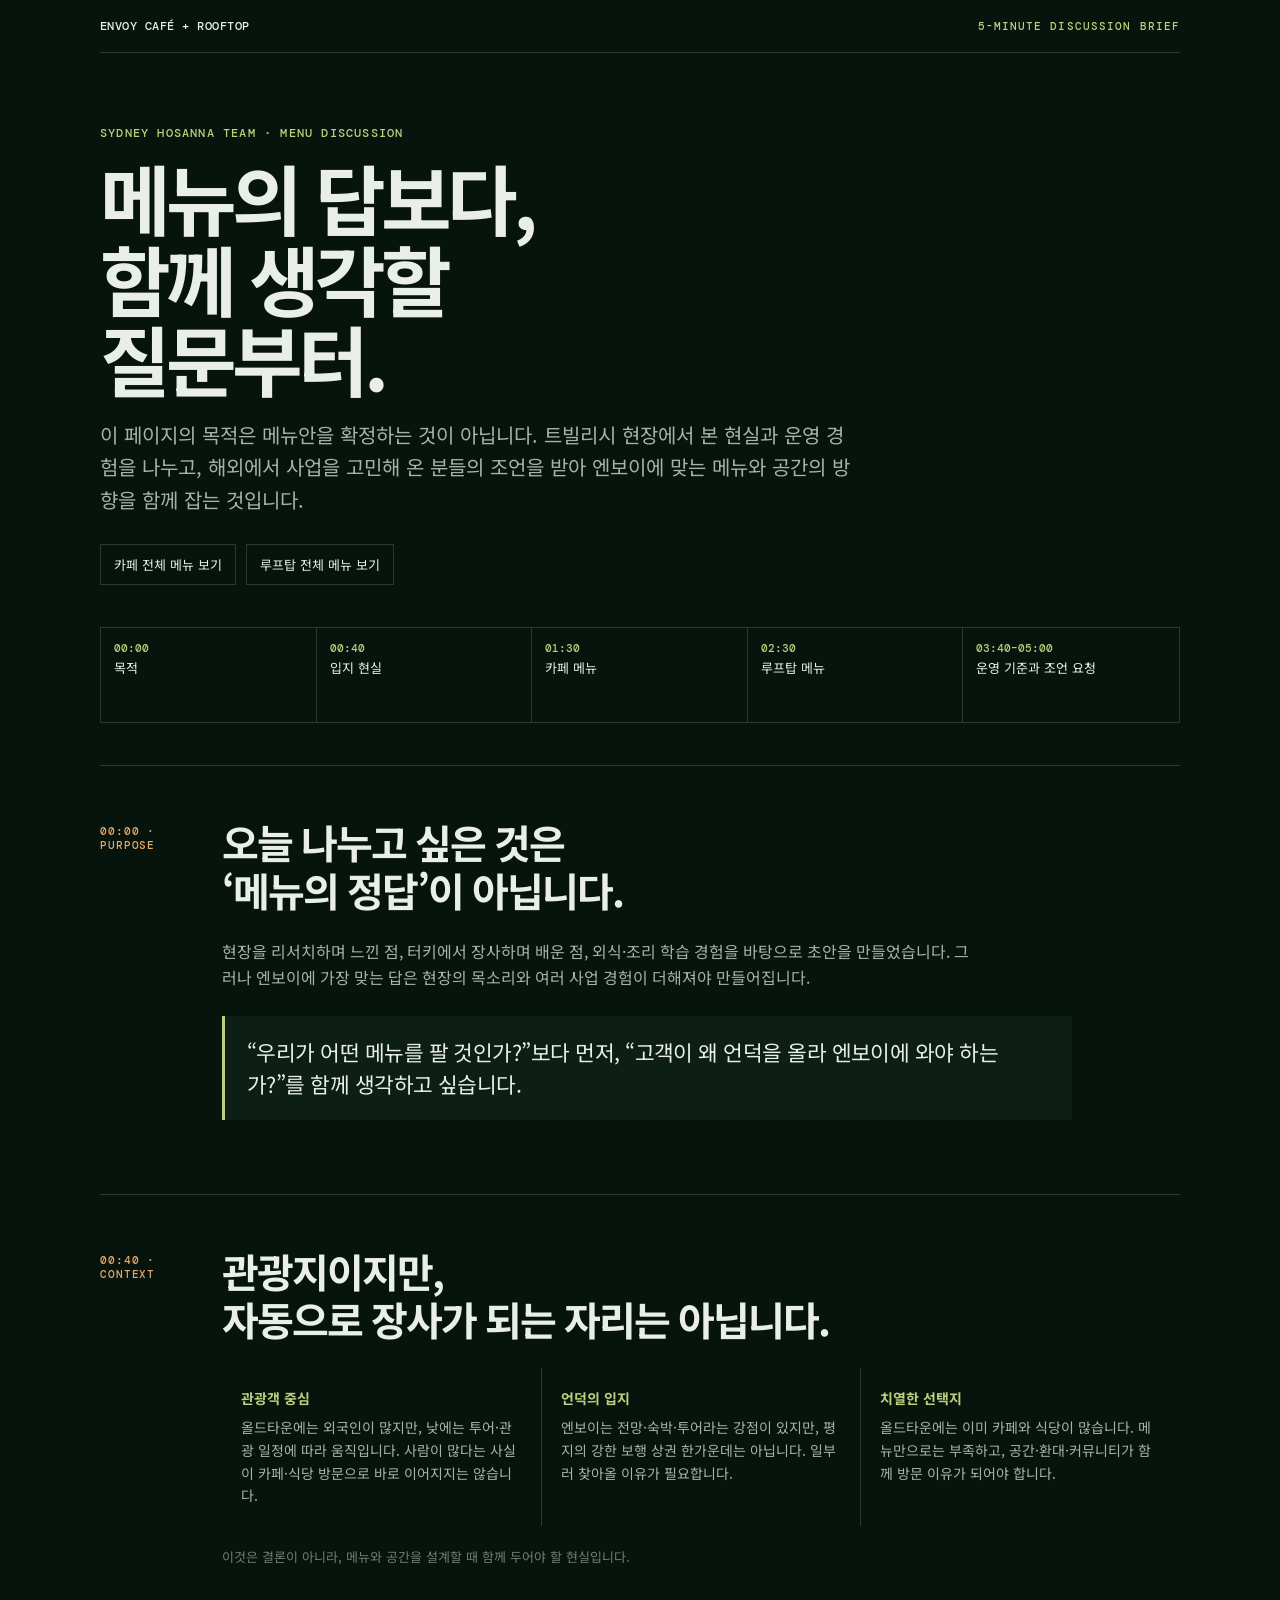
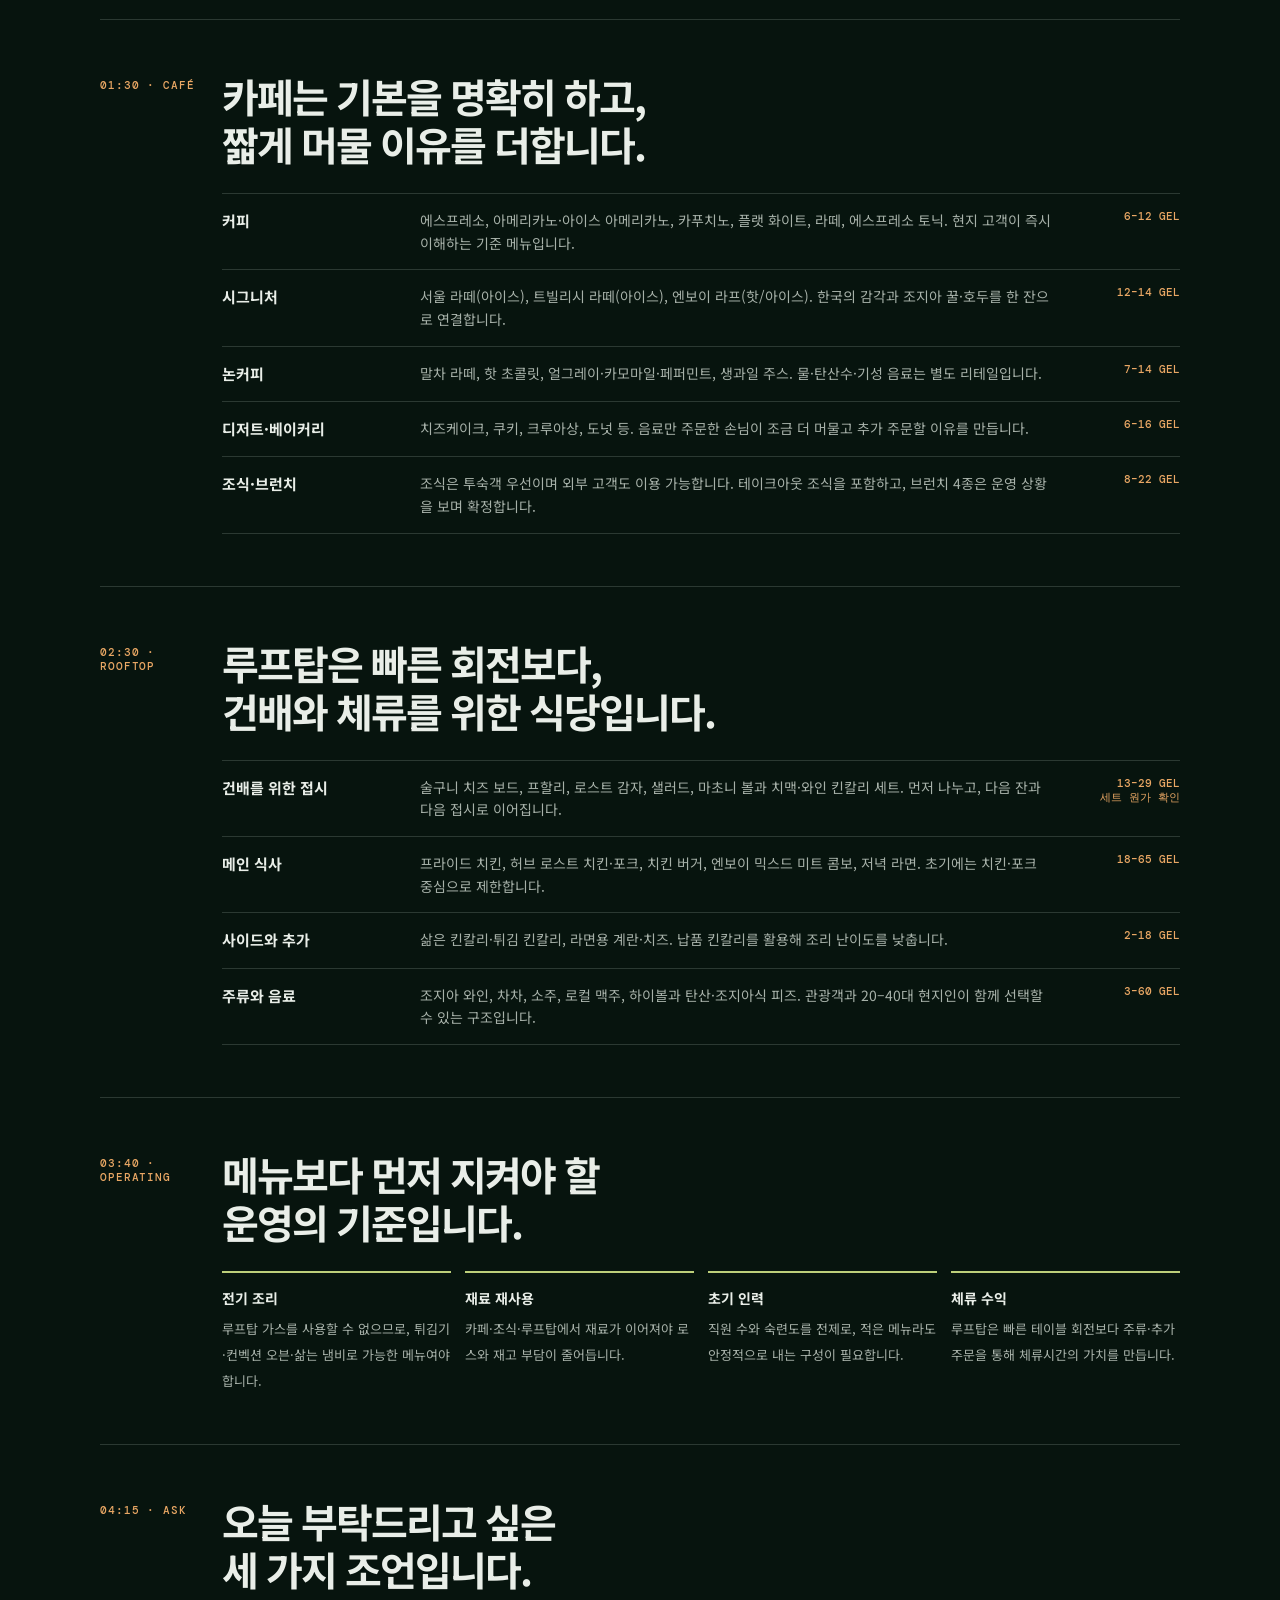
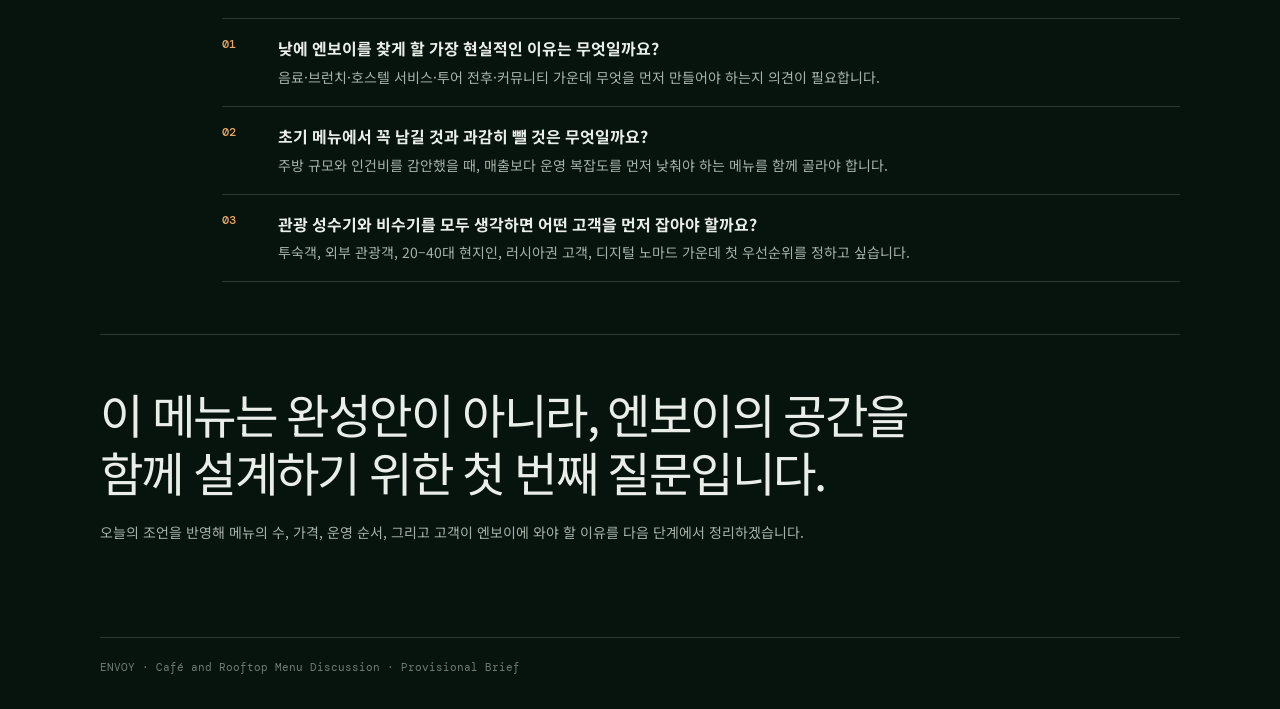
<file: briefing/index.html>
<!doctype html>
<html lang="ko">
<head>
  <meta charset="utf-8">
  <meta name="viewport" content="width=device-width, initial-scale=1">
  <meta name="description" content="Envoy Cafe and Rooftop 5-minute menu briefing">
  <title>ENVOY | 5분 메뉴 브리핑</title>
  <link rel="preconnect" href="https://fonts.googleapis.com">
  <link rel="preconnect" href="https://fonts.gstatic.com" crossorigin>
  <link href="https://fonts.googleapis.com/css2?family=DM+Mono:wght@400;500&family=Manrope:wght@400;500;600;700&family=Noto+Sans+KR:wght@400;500;600;700&display=swap" rel="stylesheet">
  <style>
    :root { --ink:#e9eee8; --muted:#a7b1a9; --faint:#6f7d74; --paper:#07140e; --paper-2:#0c1e15; --line:rgba(219,236,222,.17); --lime:#bdcf7a; --orange:#e9a764; --blue:#92c6c1; --display:"Noto Sans KR", Manrope, sans-serif; --mono:"DM Mono", monospace; }
    * { box-sizing:border-box; }
    html { scroll-behavior:smooth; }
    body { margin:0; background:var(--paper); color:var(--ink); font-family:var(--display); line-height:1.62; }
    a { color:inherit; }
    .shell { width:min(1080px, calc(100% - 40px)); margin:0 auto; }
    .topbar { display:flex; align-items:center; justify-content:space-between; gap:20px; padding:18px 0; border-bottom:1px solid var(--line); font-size:12px; letter-spacing:.04em; }
    .brand { font:500 12px var(--mono); letter-spacing:.04em; text-decoration:none; }
    .tag { color:var(--lime); font:500 11px var(--mono); letter-spacing:.1em; text-transform:uppercase; }
    header { padding:72px 0 42px; border-bottom:1px solid var(--line); }
    .eyebrow { margin:0 0 16px; color:var(--lime); font:500 12px var(--mono); letter-spacing:.1em; text-transform:uppercase; }
    h1,h2,h3,p { margin-top:0; }
    h1 { max-width:15ch; margin-bottom:20px; font-size:clamp(2.4rem, 6vw, 5.3rem); line-height:1.05; letter-spacing:-.065em; }
    .lead { max-width:760px; margin-bottom:28px; color:var(--muted); font-size:clamp(1rem, 2.1vw, 1.25rem); }
    .link-row { display:flex; flex-wrap:wrap; gap:10px; }
    .button { display:inline-flex; align-items:center; min-height:40px; padding:9px 13px; border:1px solid var(--line); color:var(--ink); font-size:13px; text-decoration:none; }
    .button:hover { border-color:var(--lime); color:var(--lime); }
    .run-of-show { display:grid; grid-template-columns:repeat(5, minmax(0,1fr)); margin:42px 0 0; border:1px solid var(--line); }
    .run-of-show div { min-height:94px; padding:13px; border-right:1px solid var(--line); }
    .run-of-show div:last-child { border-right:0; }
    .run-of-show b { display:block; color:var(--lime); font:500 11px var(--mono); }
    .run-of-show span { display:block; margin-top:4px; font-size:13px; line-height:1.35; }
    main { padding-bottom:86px; }
    section { padding:52px 0; border-bottom:1px solid var(--line); }
    .section-head { display:grid; grid-template-columns:100px minmax(0,1fr); gap:22px; align-items:start; margin-bottom:25px; }
    .minute { padding-top:6px; color:var(--orange); font:500 11px var(--mono); letter-spacing:.08em; }
    h2 { margin:0; font-size:clamp(1.55rem, 3.4vw, 2.5rem); letter-spacing:-.05em; line-height:1.2; }
    .section-copy { max-width:760px; margin:0 0 25px 122px; color:var(--muted); }
    .statement { max-width:850px; margin-left:122px; padding:20px 22px; border-left:3px solid var(--lime); background:var(--paper-2); font-size:clamp(1.05rem, 2.2vw, 1.34rem); line-height:1.5; letter-spacing:-.025em; }
    .grid { display:grid; gap:14px; margin-left:122px; }
    .grid.two { grid-template-columns:repeat(2, minmax(0,1fr)); }
    .card { min-width:0; padding:18px; border:1px solid var(--line); background:rgba(255,255,255,.018); }
    .card h3 { margin-bottom:7px; font-size:1.05rem; letter-spacing:-.025em; }
    .card p { margin:0; color:var(--muted); font-size:14px; }
    .card .price { display:block; margin-top:13px; color:var(--orange); font:500 12px var(--mono); }
    .context-list { display:grid; grid-template-columns:repeat(3, minmax(0,1fr)); gap:1px; margin-left:122px; background:var(--line); }
    .context-list article { padding:19px; background:var(--paper); }
    .context-list b { display:block; margin-bottom:7px; color:var(--lime); font-size:14px; }
    .context-list p { margin:0; color:var(--muted); font-size:14px; }
    .menu-table { margin-left:122px; border-top:1px solid var(--line); }
    .menu-row { display:grid; grid-template-columns:180px minmax(0,1fr) 110px; gap:18px; padding:15px 0; border-bottom:1px solid var(--line); }
    .menu-row b { font-size:15px; }
    .menu-row p { margin:0; color:var(--muted); font-size:14px; }
    .menu-row em { align-self:start; color:var(--orange); font:500 11px var(--mono); font-style:normal; text-align:right; }
    .note { margin:20px 0 0 122px; color:var(--faint); font-size:13px; }
    .operating { margin-left:122px; display:grid; grid-template-columns:repeat(4,minmax(0,1fr)); gap:14px; }
    .operating div { padding-top:14px; border-top:2px solid var(--lime); }
    .operating b { display:block; margin-bottom:5px; font-size:14px; }
    .operating span { color:var(--muted); font-size:13px; }
    .ask { margin-left:122px; display:grid; gap:0; border-top:1px solid var(--line); }
    .ask article { display:grid; grid-template-columns:44px minmax(0,1fr); gap:12px; padding:17px 0; border-bottom:1px solid var(--line); }
    .ask b { color:var(--orange); font:500 12px var(--mono); }
    .ask h3 { margin:0 0 4px; font-size:16px; }
    .ask p { margin:0; color:var(--muted); font-size:14px; }
    .closing { padding:50px 0 8px; }
    .closing p { max-width:32ch; margin:0; font-size:clamp(1.6rem, 3.7vw, 3.1rem); line-height:1.22; letter-spacing:-.055em; }
    .closing small { display:block; max-width:760px; margin-top:20px; color:var(--muted); font-size:14px; }
    footer { padding:22px 0 35px; border-top:1px solid var(--line); color:var(--faint); font:11px var(--mono); }
    @media (max-width:720px) { .shell { width:min(100% - 28px, 1080px); } header { padding-top:48px; } .run-of-show { grid-template-columns:repeat(2,1fr); } .run-of-show div:nth-child(2) { border-right:0; } .run-of-show div:nth-child(n+3) { border-top:1px solid var(--line); } .run-of-show div:last-child { grid-column:span 2; } .section-head { grid-template-columns:1fr; gap:6px; } .section-copy,.statement,.grid,.context-list,.menu-table,.note,.operating,.ask { margin-left:0; } .context-list,.grid.two,.operating { grid-template-columns:1fr; } .menu-row { grid-template-columns:1fr; gap:5px; } .menu-row em { text-align:left; } }
  </style>
</head>
<body>
  <div class="shell topbar"><a class="brand" href="../">ENVOY CAFÉ + ROOFTOP</a><span class="tag">5-minute discussion brief</span></div>
  <header class="shell">
    <p class="eyebrow">Sydney Hosanna Team · Menu Discussion</p>
    <h1>메뉴의 답보다,<br>함께 생각할<br>질문부터.</h1>
    <p class="lead">이 페이지의 목적은 메뉴안을 확정하는 것이 아닙니다. 트빌리시 현장에서 본 현실과 운영 경험을 나누고, 해외에서 사업을 고민해 온 분들의 조언을 받아 엔보이에 맞는 메뉴와 공간의 방향을 함께 잡는 것입니다.</p>
    <div class="link-row"><a class="button" href="../">카페 전체 메뉴 보기</a><a class="button" href="../rooftop/">루프탑 전체 메뉴 보기</a></div>
    <div class="run-of-show" aria-label="5분 발표 순서">
      <div><b>00:00</b><span>목적</span></div><div><b>00:40</b><span>입지 현실</span></div><div><b>01:30</b><span>카페 메뉴</span></div><div><b>02:30</b><span>루프탑 메뉴</span></div><div><b>03:40–05:00</b><span>운영 기준과 조언 요청</span></div>
    </div>
  </header>
  <main class="shell">
    <section>
      <div class="section-head"><span class="minute">00:00 · PURPOSE</span><h2>오늘 나누고 싶은 것은<br>‘메뉴의 정답’이 아닙니다.</h2></div>
      <p class="section-copy">현장을 리서치하며 느낀 점, 터키에서 장사하며 배운 점, 외식·조리 학습 경험을 바탕으로 초안을 만들었습니다. 그러나 엔보이에 가장 맞는 답은 현장의 목소리와 여러 사업 경험이 더해져야 만들어집니다.</p>
      <p class="statement">“우리가 어떤 메뉴를 팔 것인가?”보다 먼저, “고객이 왜 언덕을 올라 엔보이에 와야 하는가?”를 함께 생각하고 싶습니다.</p>
    </section>
    <section>
      <div class="section-head"><span class="minute">00:40 · CONTEXT</span><h2>관광지이지만,<br>자동으로 장사가 되는 자리는 아닙니다.</h2></div>
      <div class="context-list">
        <article><b>관광객 중심</b><p>올드타운에는 외국인이 많지만, 낮에는 투어·관광 일정에 따라 움직입니다. 사람이 많다는 사실이 카페·식당 방문으로 바로 이어지지는 않습니다.</p></article>
        <article><b>언덕의 입지</b><p>엔보이는 전망·숙박·투어라는 강점이 있지만, 평지의 강한 보행 상권 한가운데는 아닙니다. 일부러 찾아올 이유가 필요합니다.</p></article>
        <article><b>치열한 선택지</b><p>올드타운에는 이미 카페와 식당이 많습니다. 메뉴만으로는 부족하고, 공간·환대·커뮤니티가 함께 방문 이유가 되어야 합니다.</p></article>
      </div>
      <p class="note">이것은 결론이 아니라, 메뉴와 공간을 설계할 때 함께 두어야 할 현실입니다.</p>
    </section>
    <section>
      <div class="section-head"><span class="minute">01:30 · CAFÉ</span><h2>카페는 기본을 명확히 하고,<br>짧게 머물 이유를 더합니다.</h2></div>
      <div class="menu-table" aria-label="카페 메뉴 요약">
        <div class="menu-row"><b>커피</b><p>에스프레소, 아메리카노·아이스 아메리카노, 카푸치노, 플랫 화이트, 라떼, 에스프레소 토닉. 현지 고객이 즉시 이해하는 기준 메뉴입니다.</p><em>6–12 GEL</em></div>
        <div class="menu-row"><b>시그니처</b><p>서울 라떼(아이스), 트빌리시 라떼(아이스), 엔보이 라프(핫/아이스). 한국의 감각과 조지아 꿀·호두를 한 잔으로 연결합니다.</p><em>12–14 GEL</em></div>
        <div class="menu-row"><b>논커피</b><p>말차 라떼, 핫 초콜릿, 얼그레이·카모마일·페퍼민트, 생과일 주스. 물·탄산수·기성 음료는 별도 리테일입니다.</p><em>7–14 GEL</em></div>
        <div class="menu-row"><b>디저트·베이커리</b><p>치즈케이크, 쿠키, 크루아상, 도넛 등. 음료만 주문한 손님이 조금 더 머물고 추가 주문할 이유를 만듭니다.</p><em>6–16 GEL</em></div>
        <div class="menu-row"><b>조식·브런치</b><p>조식은 투숙객 우선이며 외부 고객도 이용 가능합니다. 테이크아웃 조식을 포함하고, 브런치 4종은 운영 상황을 보며 확정합니다.</p><em>8–22 GEL</em></div>
      </div>
    </section>
    <section>
      <div class="section-head"><span class="minute">02:30 · ROOFTOP</span><h2>루프탑은 빠른 회전보다,<br>건배와 체류를 위한 식당입니다.</h2></div>
      <div class="menu-table" aria-label="루프탑 메뉴 요약">
        <div class="menu-row"><b>건배를 위한 접시</b><p>술구니 치즈 보드, 프할리, 로스트 감자, 샐러드, 마초니 볼과 치맥·와인 킨칼리 세트. 먼저 나누고, 다음 잔과 다음 접시로 이어집니다.</p><em>13–29 GEL<br>세트 원가 확인</em></div>
        <div class="menu-row"><b>메인 식사</b><p>프라이드 치킨, 허브 로스트 치킨·포크, 치킨 버거, 엔보이 믹스드 미트 콤보, 저녁 라면. 초기에는 치킨·포크 중심으로 제한합니다.</p><em>18–65 GEL</em></div>
        <div class="menu-row"><b>사이드와 추가</b><p>삶은 킨칼리·튀김 킨칼리, 라면용 계란·치즈. 납품 킨칼리를 활용해 조리 난이도를 낮춥니다.</p><em>2–18 GEL</em></div>
        <div class="menu-row"><b>주류와 음료</b><p>조지아 와인, 차차, 소주, 로컬 맥주, 하이볼과 탄산·조지아식 피즈. 관광객과 20–40대 현지인이 함께 선택할 수 있는 구조입니다.</p><em>3–60 GEL</em></div>
      </div>
    </section>
    <section>
      <div class="section-head"><span class="minute">03:40 · OPERATING</span><h2>메뉴보다 먼저 지켜야 할<br>운영의 기준입니다.</h2></div>
      <div class="operating">
        <div><b>전기 조리</b><span>루프탑 가스를 사용할 수 없으므로, 튀김기·컨벡션 오븐·삶는 냄비로 가능한 메뉴여야 합니다.</span></div>
        <div><b>재료 재사용</b><span>카페·조식·루프탑에서 재료가 이어져야 로스와 재고 부담이 줄어듭니다.</span></div>
        <div><b>초기 인력</b><span>직원 수와 숙련도를 전제로, 적은 메뉴라도 안정적으로 내는 구성이 필요합니다.</span></div>
        <div><b>체류 수익</b><span>루프탑은 빠른 테이블 회전보다 주류·추가 주문을 통해 체류시간의 가치를 만듭니다.</span></div>
      </div>
    </section>
    <section>
      <div class="section-head"><span class="minute">04:15 · ASK</span><h2>오늘 부탁드리고 싶은<br>세 가지 조언입니다.</h2></div>
      <div class="ask">
        <article><b>01</b><div><h3>낮에 엔보이를 찾게 할 가장 현실적인 이유는 무엇일까요?</h3><p>음료·브런치·호스텔 서비스·투어 전후·커뮤니티 가운데 무엇을 먼저 만들어야 하는지 의견이 필요합니다.</p></div></article>
        <article><b>02</b><div><h3>초기 메뉴에서 꼭 남길 것과 과감히 뺄 것은 무엇일까요?</h3><p>주방 규모와 인건비를 감안했을 때, 매출보다 운영 복잡도를 먼저 낮춰야 하는 메뉴를 함께 골라야 합니다.</p></div></article>
        <article><b>03</b><div><h3>관광 성수기와 비수기를 모두 생각하면 어떤 고객을 먼저 잡아야 할까요?</h3><p>투숙객, 외부 관광객, 20–40대 현지인, 러시아권 고객, 디지털 노마드 가운데 첫 우선순위를 정하고 싶습니다.</p></div></article>
      </div>
    </section>
    <div class="closing"><p>이 메뉴는 완성안이 아니라, 엔보이의 공간을 함께 설계하기 위한 첫 번째 질문입니다.</p><small>오늘의 조언을 반영해 메뉴의 수, 가격, 운영 순서, 그리고 고객이 엔보이에 와야 할 이유를 다음 단계에서 정리하겠습니다.</small></div>
  </main>
  <footer class="shell">ENVOY · Café and Rooftop Menu Discussion · Provisional Brief</footer>
</body>
</html>
</file>
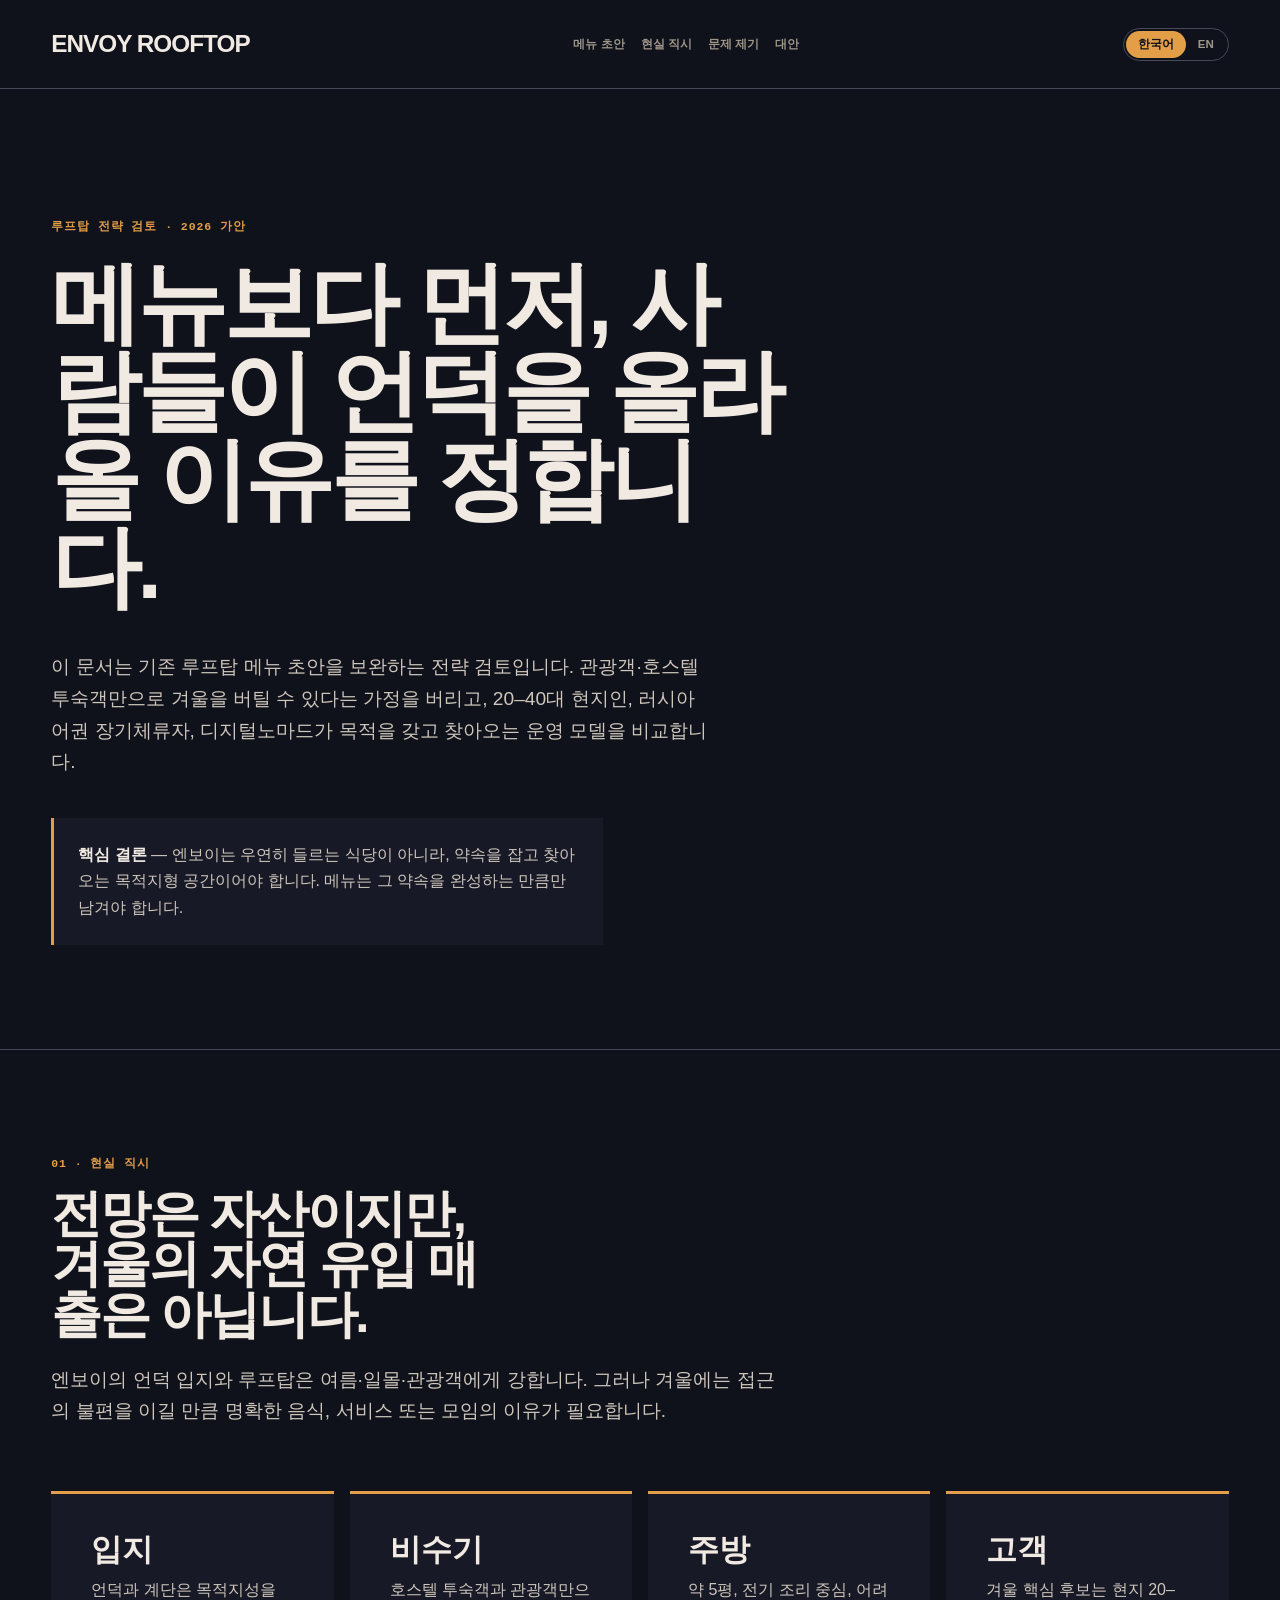
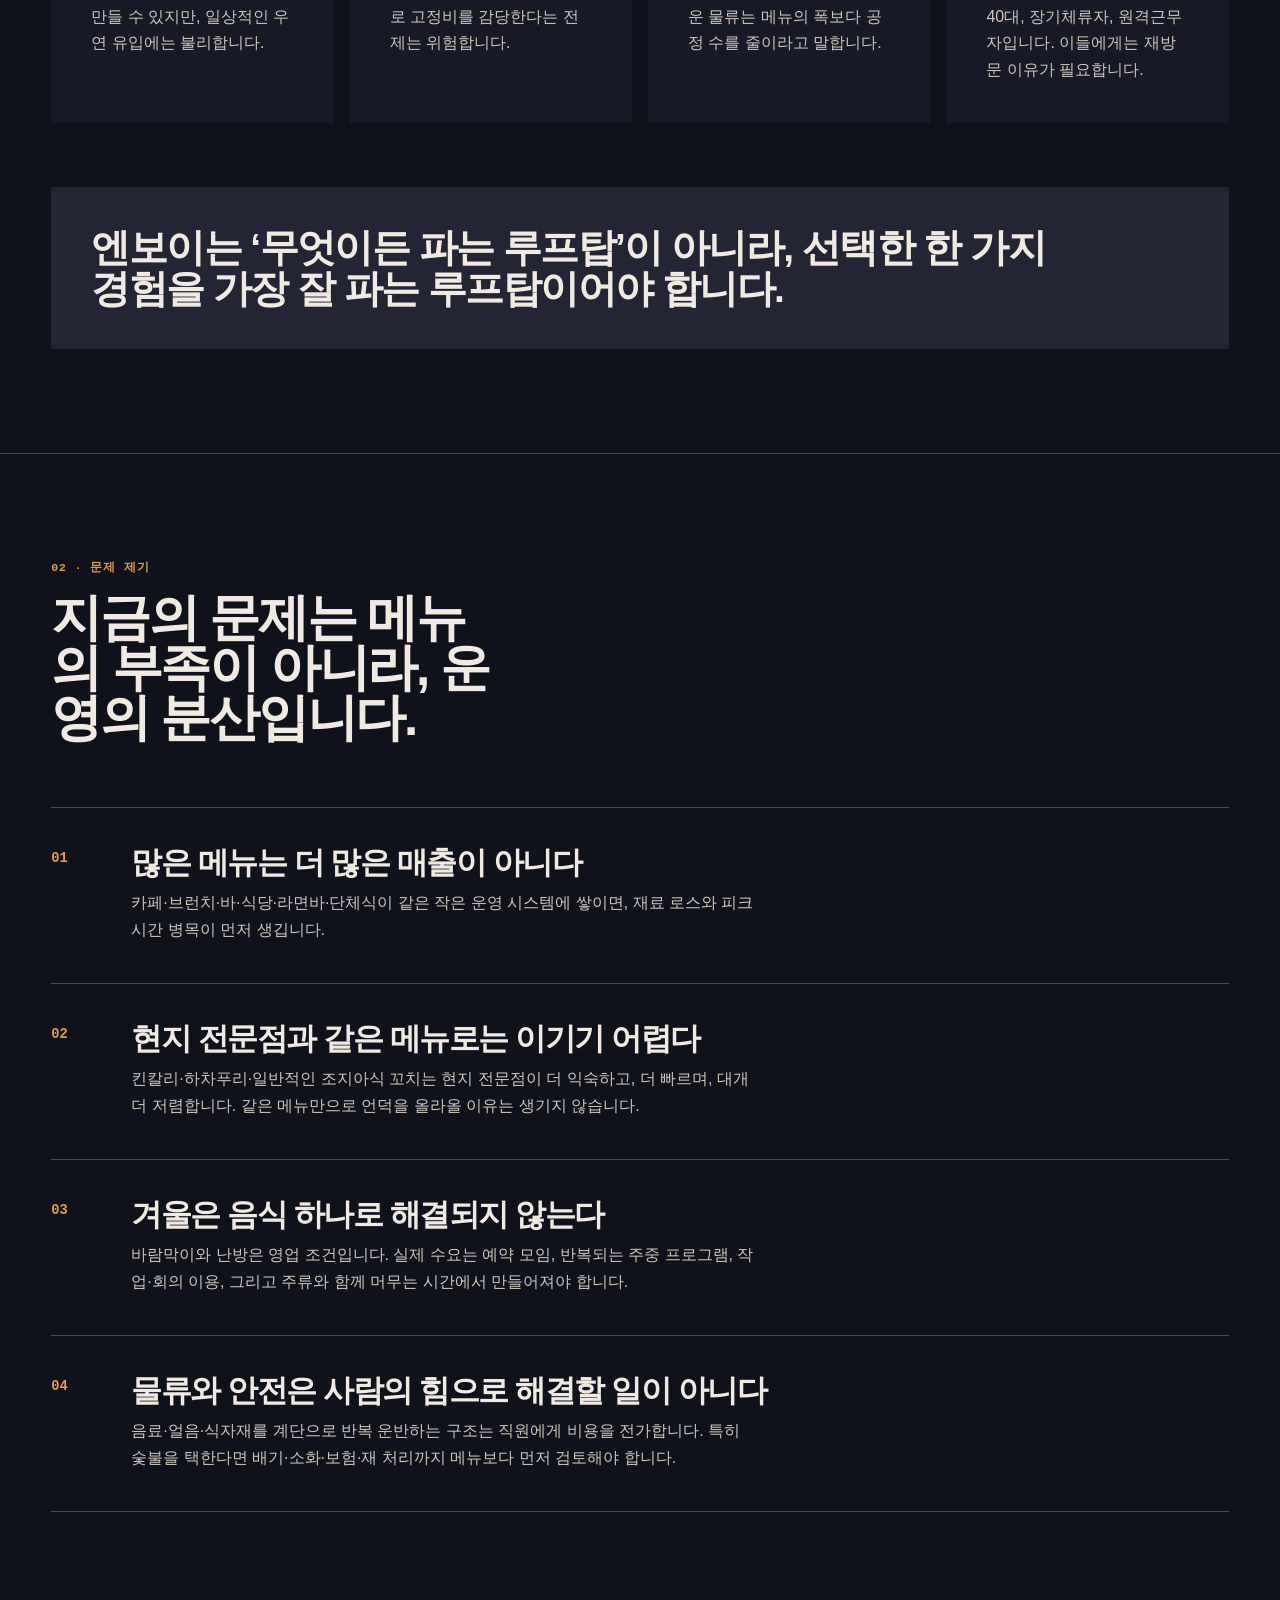
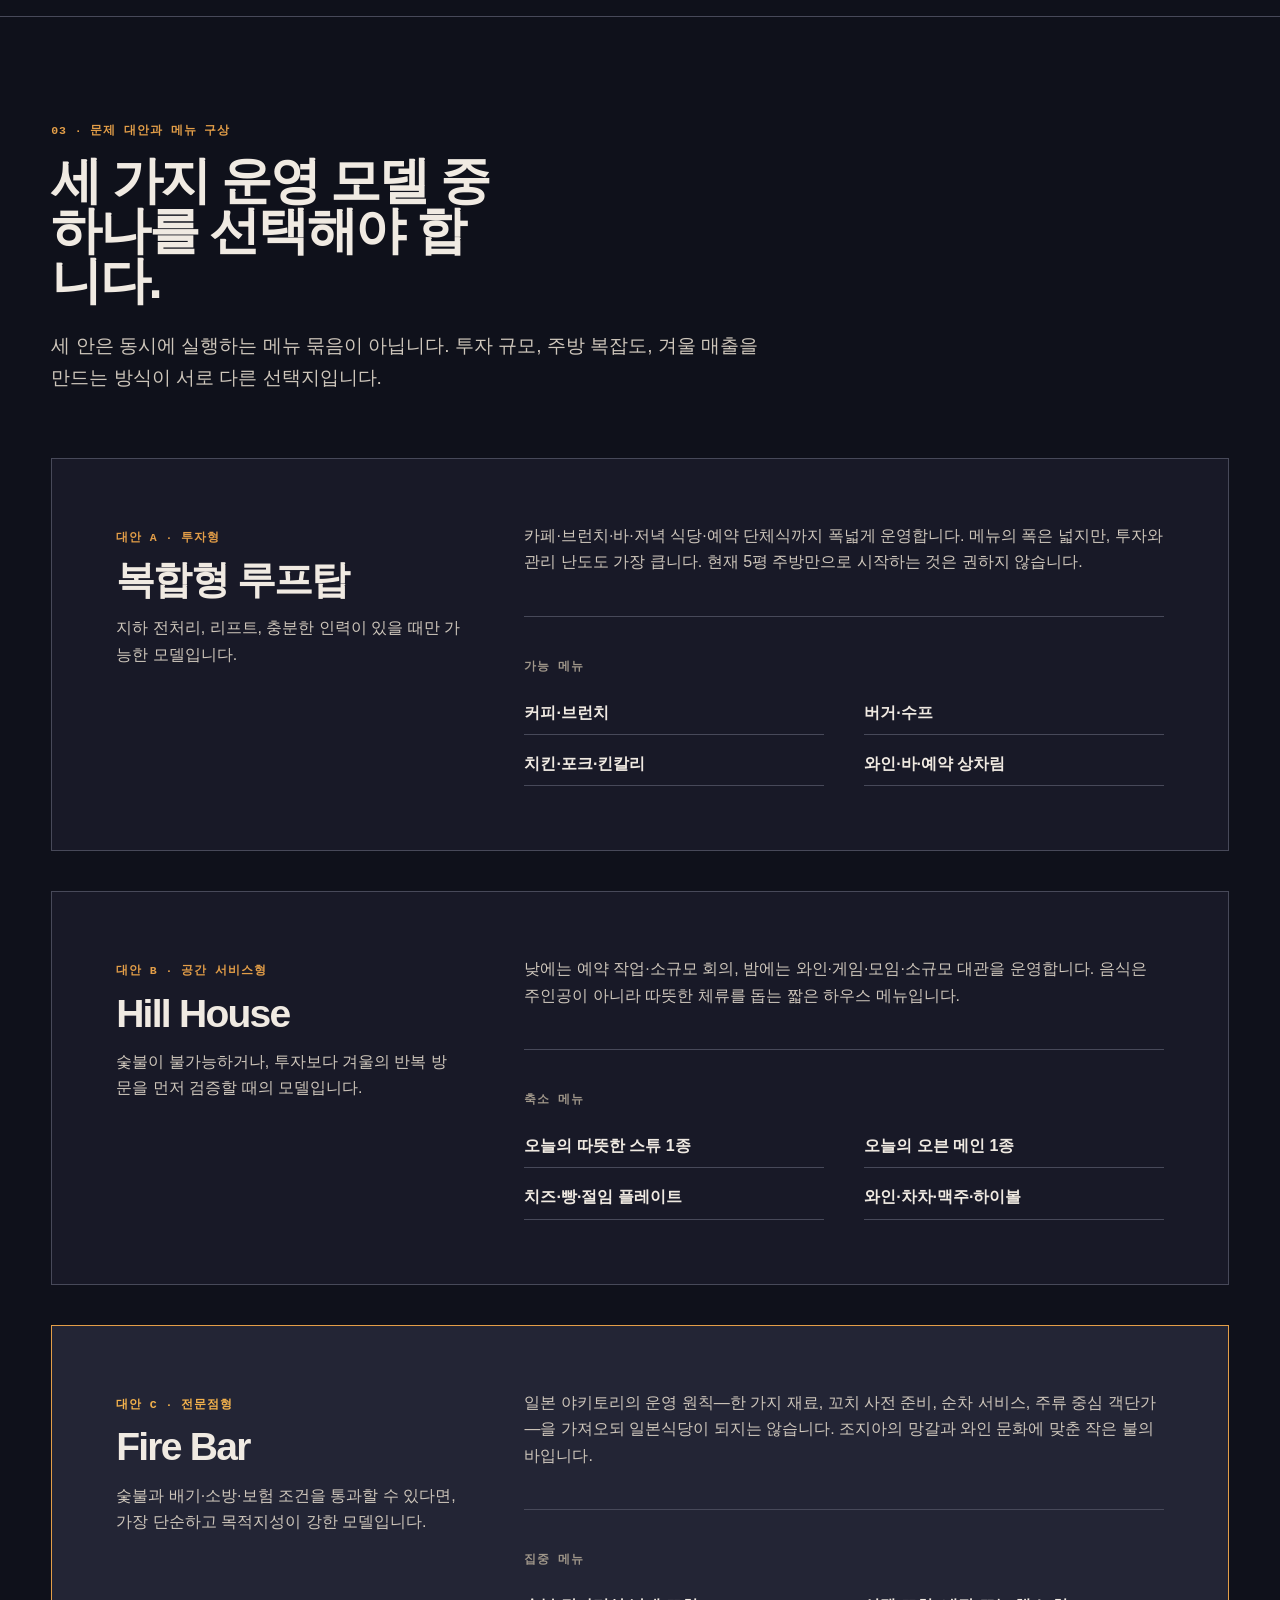
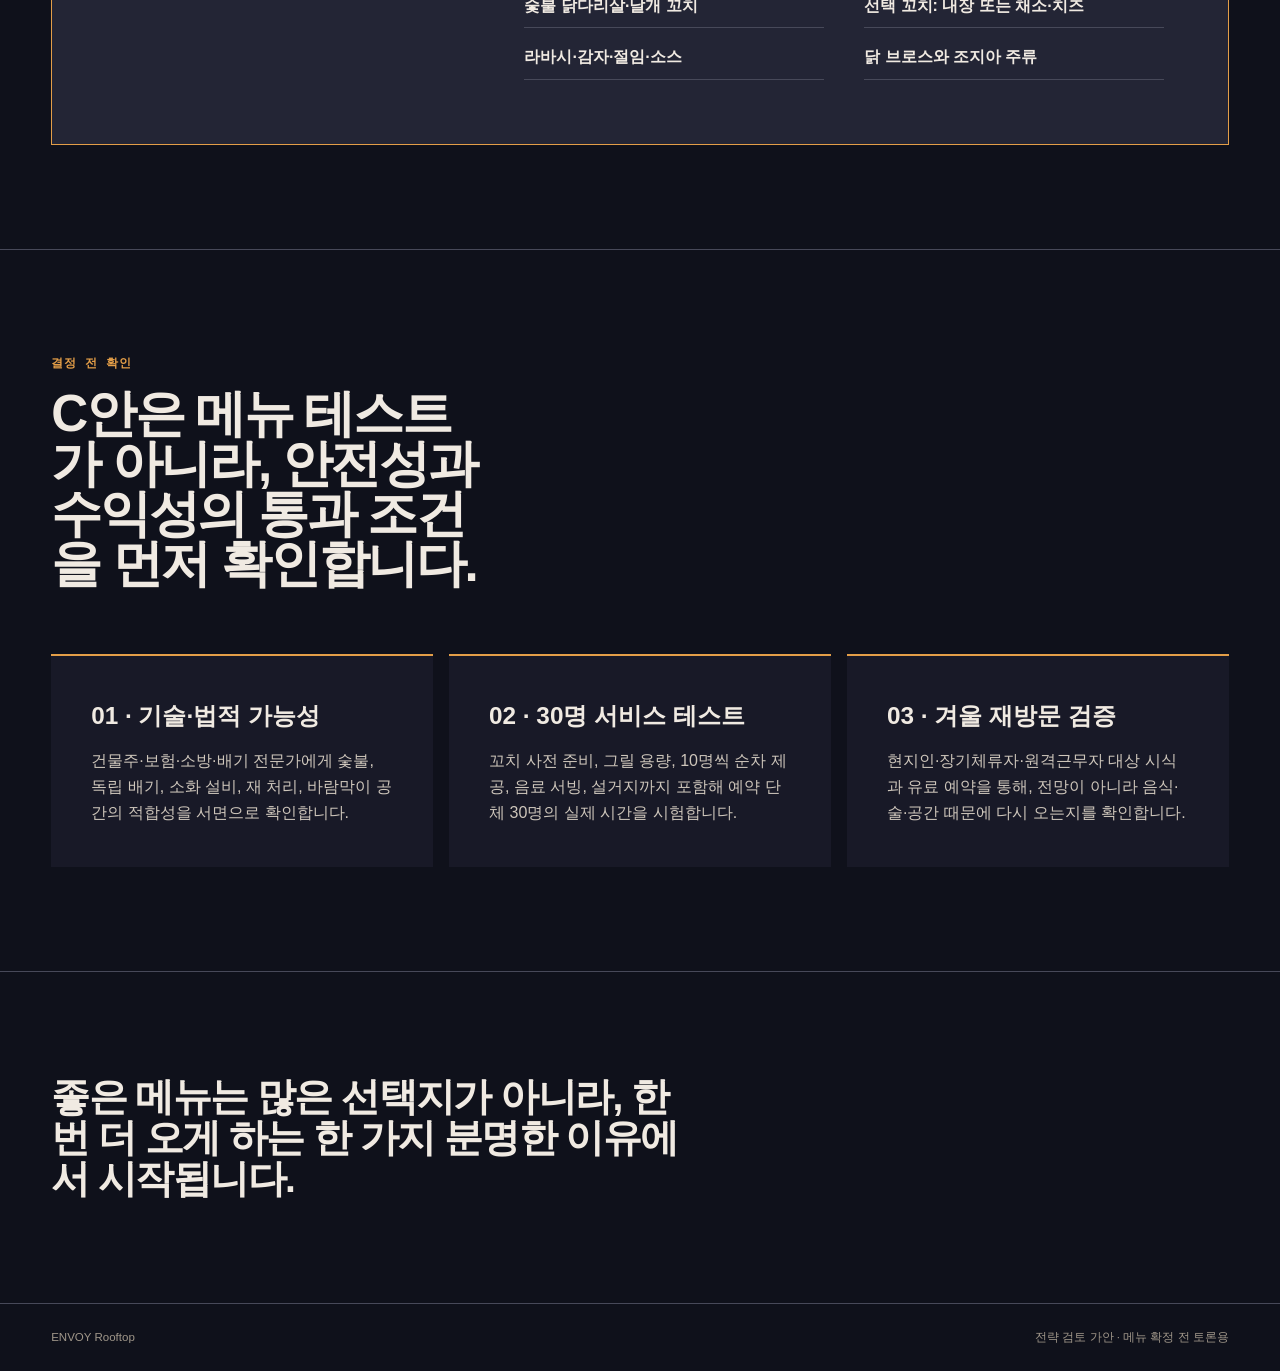
<file: rooftop/strategy/index.html>
<!doctype html>
<html lang="ko">
<head>
  <meta charset="utf-8">
  <meta name="viewport" content="width=device-width, initial-scale=1, viewport-fit=cover">
  <meta name="description" content="ENVOY Rooftop strategy review: reality, operating problems, and concept alternatives.">
  <title>ENVOY Rooftop | 전략 검토</title>
  <link rel="stylesheet" href="../rooftop-tokens.css">
  <style>
    * { box-sizing: border-box; }
    html { scroll-behavior: smooth; overflow-x: clip; }
    body { margin: 0; background: var(--color-paper); color: var(--color-ink); font-family: var(--font-body); font-size: var(--text-base); line-height: 1.65; }
    a { color: inherit; }
    button { font: inherit; }
    p, h1, h2, h3, li, td { overflow-wrap: anywhere; }
    a:focus-visible, button:focus-visible { outline: 3px solid var(--color-focus); outline-offset: 4px; }
    .shell { width: min(100%, var(--content-max)); margin-inline: auto; padding-inline: var(--page-gutter); }
    .lang-toggle { display: inline-flex; border: 1px solid var(--color-rule); border-radius: 999px; padding: var(--space-3xs); }
    .lang-toggle button { border: 0; border-radius: 999px; padding: var(--space-2xs) var(--space-sm); background: transparent; color: var(--color-muted); cursor: pointer; font-size: var(--text-xs); font-weight: 700; }
    .lang-toggle button[aria-pressed="true"] { background: var(--color-accent); color: var(--color-paper); }
    body[data-lang="ko"] .lang-en, body[data-lang="ko"] .bilingual .en { display: none; }
    body[data-lang="en"] .lang-ko, body[data-lang="en"] .bilingual .ko { display: none; }
    .mast { display: flex; align-items: center; justify-content: space-between; gap: var(--space-md); padding-block: var(--space-lg); border-bottom: 1px solid var(--color-rule); }
    .wordmark { margin: 0; font-family: var(--font-display); font-size: var(--text-lg); font-weight: 700; letter-spacing: -0.04em; }
    .mast nav { display: flex; flex-wrap: wrap; justify-content: flex-end; gap: var(--space-md); }
    .mast nav a { color: var(--color-muted); font-size: var(--text-xs); font-weight: 700; text-decoration: none; white-space: nowrap; }
    .mast nav a:hover { color: var(--color-accent); }
    .hero { padding-block: clamp(4rem, 10vw, 8rem) var(--space-3xl); border-bottom: 1px solid var(--color-rule); }
    .eyebrow { margin: 0 0 var(--space-lg); color: var(--color-accent); font-family: var(--font-mono); font-size: var(--text-xs); font-weight: 700; letter-spacing: 0.08em; text-transform: uppercase; }
    h1, h2, h3 { margin: 0; font-family: var(--font-display); letter-spacing: -0.045em; line-height: 0.98; }
    h1 { max-width: 15ch; font-size: var(--text-display); }
    .hero-copy { max-width: 62ch; margin: var(--space-xl) 0 0; color: var(--color-ink-soft); font-size: var(--text-md); }
    .hero-note { max-width: 62ch; margin: var(--space-xl) 0 0; padding: var(--space-lg); border-left: 3px solid var(--color-accent); background: var(--color-paper-2); color: var(--color-ink-soft); }
    .hero-note strong { color: var(--color-ink); }
    .section { padding-block: var(--space-3xl); border-bottom: 1px solid var(--color-rule); }
    .section-label { margin: 0 0 var(--space-md); color: var(--color-accent); font-family: var(--font-mono); font-size: var(--text-xs); font-weight: 700; letter-spacing: 0.08em; }
    .section-heading { max-width: 28rem; font-size: var(--text-display-s); }
    .section-intro { max-width: 68ch; margin: var(--space-lg) 0 0; color: var(--color-ink-soft); font-size: var(--text-md); }
    .reality-grid { display: grid; grid-template-columns: repeat(4, minmax(0, 1fr)); gap: var(--space-md); margin-top: var(--space-2xl); }
    .reality-card { min-width: 0; padding: var(--space-xl); border-top: 3px solid var(--color-accent); background: var(--color-paper-2); }
    .reality-card b { display: block; font-family: var(--font-display); font-size: var(--text-xl); line-height: 1.02; }
    .reality-card p { margin: var(--space-sm) 0 0; color: var(--color-ink-soft); }
    .statement { margin-top: var(--space-2xl); padding: var(--space-xl); background: var(--color-surface); }
    .statement p { max-width: 44ch; margin: 0; font-family: var(--font-display); font-size: var(--text-2xl); font-weight: 600; letter-spacing: -0.04em; line-height: 1.05; }
    .problem-list { display: grid; gap: 0; margin: var(--space-2xl) 0 0; padding: 0; list-style: none; counter-reset: issue; }
    .problem-list li { display: grid; grid-template-columns: 4rem minmax(0, 1fr); gap: var(--space-md); padding: var(--space-xl) 0; border-top: 1px solid var(--color-rule); }
    .problem-list li:last-child { border-bottom: 1px solid var(--color-rule); }
    .problem-list li::before { counter-increment: issue; content: counter(issue, decimal-leading-zero); color: var(--color-accent); font-family: var(--font-mono); font-size: var(--text-sm); font-weight: 700; }
    .problem-list h3 { font-size: var(--text-xl); }
    .problem-list p { max-width: 70ch; margin: var(--space-sm) 0 0; color: var(--color-ink-soft); }
    .alternatives { display: grid; gap: var(--space-xl); margin-top: var(--space-2xl); }
    .alternative { display: grid; grid-template-columns: minmax(13rem, 0.7fr) minmax(0, 1.3fr); gap: var(--space-2xl); padding: var(--space-2xl); border: 1px solid var(--color-rule); background: var(--color-paper-2); }
    .alternative .tag { display: inline-block; color: var(--color-accent); font-family: var(--font-mono); font-size: var(--text-xs); font-weight: 700; letter-spacing: 0.08em; }
    .alternative h3 { margin-top: var(--space-sm); font-size: var(--text-2xl); }
    .alternative .verdict { margin: var(--space-md) 0 0; color: var(--color-ink-soft); }
    .alternative .body-copy { margin: 0; color: var(--color-ink-soft); }
    .menu-frame { margin-top: var(--space-xl); padding-top: var(--space-xl); border-top: 1px solid var(--color-rule); }
    .menu-frame h4 { margin: 0; color: var(--color-muted); font-family: var(--font-mono); font-size: var(--text-xs); letter-spacing: 0.08em; text-transform: uppercase; }
    .menu-frame ul { display: grid; grid-template-columns: repeat(2, minmax(0, 1fr)); gap: var(--space-xs) var(--space-xl); margin: var(--space-md) 0 0; padding: 0; list-style: none; }
    .menu-frame li { padding-block: var(--space-xs); border-bottom: 1px solid var(--color-rule); font-weight: 700; }
    .highlight { border-color: var(--color-accent); background: var(--color-surface); }
    .highlight .tag { color: var(--color-focus); }
    .gate-grid { display: grid; grid-template-columns: repeat(3, minmax(0, 1fr)); gap: var(--space-md); margin-top: var(--space-2xl); }
    .gate { min-width: 0; padding: var(--space-xl); border-top: 2px solid var(--color-accent); background: var(--color-paper-2); }
    .gate b { display: block; font-size: var(--text-lg); }
    .gate p { margin: var(--space-sm) 0 0; color: var(--color-ink-soft); }
    .closing { padding-block: var(--space-3xl); }
    .closing p { max-width: 30ch; margin: 0; font-family: var(--font-display); font-size: var(--text-2xl); font-weight: 600; letter-spacing: -0.04em; line-height: 1.05; }
    .footer { display: flex; justify-content: space-between; gap: var(--space-md); padding-block: var(--space-lg); border-top: 1px solid var(--color-rule); color: var(--color-muted); font-size: var(--text-xs); }
    @media (max-width: 52rem) { .reality-grid, .gate-grid { grid-template-columns: repeat(2, minmax(0, 1fr)); } .alternative { grid-template-columns: 1fr; gap: var(--space-lg); } }
    @media (max-width: 46rem) { .mast { align-items: flex-start; } .mast nav { display: none; } .section { padding-block: var(--space-2xl); } .reality-grid, .gate-grid, .menu-frame ul { grid-template-columns: 1fr; } .problem-list li { grid-template-columns: 2.5rem minmax(0, 1fr); } .alternative { padding: var(--space-xl); } .footer { display: block; } .footer span + span { display: block; margin-top: var(--space-xs); } }
    @media (prefers-reduced-motion: reduce) { html { scroll-behavior: auto; } }
  </style>
</head>
<body data-lang="ko">
  <header class="shell mast">
    <p class="wordmark">ENVOY ROOFTOP</p>
    <nav aria-label="Page sections">
      <a href="../"><span class="lang-ko">메뉴 초안</span><span class="lang-en">Draft Menu</span></a>
      <a href="#reality"><span class="lang-ko">현실 직시</span><span class="lang-en">Reality</span></a>
      <a href="#problem"><span class="lang-ko">문제 제기</span><span class="lang-en">Problems</span></a>
      <a href="#alternatives"><span class="lang-ko">대안</span><span class="lang-en">Alternatives</span></a>
    </nav>
    <div class="lang-toggle" aria-label="Language">
      <button type="button" data-language="ko" aria-pressed="true">한국어</button>
      <button type="button" data-language="en" aria-pressed="false">EN</button>
    </div>
  </header>

  <main>
    <section class="shell hero" aria-labelledby="page-title">
      <p class="eyebrow localized" data-ko="루프탑 전략 검토 · 2026 가안" data-en="Rooftop strategy review · 2026 draft">루프탑 전략 검토 · 2026 가안</p>
      <h1 id="page-title" class="localized" data-ko="메뉴보다 먼저, 사람들이 언덕을 올라올 이유를 정합니다." data-en="Before choosing dishes, define why people will climb the hill.">메뉴보다 먼저, 사람들이 언덕을 올라올 이유를 정합니다.</h1>
      <p class="hero-copy localized" data-ko="이 문서는 기존 루프탑 메뉴 초안을 보완하는 전략 검토입니다. 관광객·호스텔 투숙객만으로 겨울을 버틸 수 있다는 가정을 버리고, 20–40대 현지인, 러시아어권 장기체류자, 디지털노마드가 목적을 갖고 찾아오는 운영 모델을 비교합니다." data-en="This is a strategic companion to the rooftop draft menu. It drops the assumption that tourists and hostel guests alone can carry winter, and compares operating models that can give locals in their 20s–40s, Russian-speaking long-stay residents, and digital nomads a reason to make a deliberate visit.">이 문서는 기존 루프탑 메뉴 초안을 보완하는 전략 검토입니다. 관광객·호스텔 투숙객만으로 겨울을 버틸 수 있다는 가정을 버리고, 20–40대 현지인, 러시아어권 장기체류자, 디지털노마드가 목적을 갖고 찾아오는 운영 모델을 비교합니다.</p>
      <aside class="hero-note"><strong class="localized" data-ko="핵심 결론" data-en="Core conclusion">핵심 결론</strong><span class="localized" data-ko=" — 엔보이는 우연히 들르는 식당이 아니라, 약속을 잡고 찾아오는 목적지형 공간이어야 합니다. 메뉴는 그 약속을 완성하는 만큼만 남겨야 합니다." data-en=" — Envoy must be a destination people plan to visit, not a restaurant they discover by accident. The menu should contain only what completes that occasion."> — 엔보이는 우연히 들르는 식당이 아니라, 약속을 잡고 찾아오는 목적지형 공간이어야 합니다. 메뉴는 그 약속을 완성하는 만큼만 남겨야 합니다.</span></aside>
    </section>

    <section class="shell section" id="reality" aria-labelledby="reality-title">
      <p class="section-label localized" data-ko="01 · 현실 직시" data-en="01 · reality">01 · 현실 직시</p>
      <h2 id="reality-title" class="section-heading localized" data-ko="전망은 자산이지만, 겨울의 자연 유입 매출은 아닙니다." data-en="The view is an asset, not winter walk-in revenue.">전망은 자산이지만, 겨울의 자연 유입 매출은 아닙니다.</h2>
      <p class="section-intro localized" data-ko="엔보이의 언덕 입지와 루프탑은 여름·일몰·관광객에게 강합니다. 그러나 겨울에는 접근의 불편을 이길 만큼 명확한 음식, 서비스 또는 모임의 이유가 필요합니다." data-en="Envoy's hilltop setting and rooftop are strong in summer, at sunset, and for visitors. In winter, the offer needs a clear food, service, or gathering reason strong enough to overcome the difficult approach.">엔보이의 언덕 입지와 루프탑은 여름·일몰·관광객에게 강합니다. 그러나 겨울에는 접근의 불편을 이길 만큼 명확한 음식, 서비스 또는 모임의 이유가 필요합니다.</p>
      <div class="reality-grid">
        <article class="reality-card"><b class="localized" data-ko="입지" data-en="Location">입지</b><p class="localized" data-ko="언덕과 계단은 목적지성을 만들 수 있지만, 일상적인 우연 유입에는 불리합니다." data-en="The hill and stairs can create destination value, but work against everyday incidental visits.">언덕과 계단은 목적지성을 만들 수 있지만, 일상적인 우연 유입에는 불리합니다.</p></article>
        <article class="reality-card"><b class="localized" data-ko="비수기" data-en="Low season">비수기</b><p class="localized" data-ko="호스텔 투숙객과 관광객만으로 고정비를 감당한다는 전제는 위험합니다." data-en="It is risky to assume hostel guests and tourists alone will carry fixed costs.">호스텔 투숙객과 관광객만으로 고정비를 감당한다는 전제는 위험합니다.</p></article>
        <article class="reality-card"><b class="localized" data-ko="주방" data-en="Kitchen">주방</b><p class="localized" data-ko="약 5평, 전기 조리 중심, 어려운 물류는 메뉴의 폭보다 공정 수를 줄이라고 말합니다." data-en="A roughly 5-pyeong, electric-first kitchen with difficult logistics calls for fewer processes, not simply fewer menu names.">약 5평, 전기 조리 중심, 어려운 물류는 메뉴의 폭보다 공정 수를 줄이라고 말합니다.</p></article>
        <article class="reality-card"><b class="localized" data-ko="고객" data-en="Guests">고객</b><p class="localized" data-ko="겨울 핵심 후보는 현지 20–40대, 장기체류자, 원격근무자입니다. 이들에게는 재방문 이유가 필요합니다." data-en="Winter candidates are local guests in their 20s–40s, long-stay residents, and remote workers. They need a reason to return.">겨울 핵심 후보는 현지 20–40대, 장기체류자, 원격근무자입니다. 이들에게는 재방문 이유가 필요합니다.</p></article>
      </div>
      <div class="statement"><p class="localized" data-ko="엔보이는 ‘무엇이든 파는 루프탑’이 아니라, 선택한 한 가지 경험을 가장 잘 파는 루프탑이어야 합니다." data-en="Envoy should not be a rooftop that sells everything; it should sell one chosen experience exceptionally well.">엔보이는 ‘무엇이든 파는 루프탑’이 아니라, 선택한 한 가지 경험을 가장 잘 파는 루프탑이어야 합니다.</p></div>
    </section>

    <section class="shell section" id="problem" aria-labelledby="problem-title">
      <p class="section-label localized" data-ko="02 · 문제 제기" data-en="02 · problems">02 · 문제 제기</p>
      <h2 id="problem-title" class="section-heading localized" data-ko="지금의 문제는 메뉴의 부족이 아니라, 운영의 분산입니다." data-en="The problem is not a lack of menu ideas. It is operational dispersion.">지금의 문제는 메뉴의 부족이 아니라, 운영의 분산입니다.</h2>
      <ol class="problem-list">
        <li><div><h3 class="localized" data-ko="많은 메뉴는 더 많은 매출이 아니다" data-en="More dishes do not equal more revenue">많은 메뉴는 더 많은 매출이 아니다</h3><p class="localized" data-ko="카페·브런치·바·식당·라면바·단체식이 같은 작은 운영 시스템에 쌓이면, 재료 로스와 피크 시간 병목이 먼저 생깁니다." data-en="When café, brunch, bar, restaurant, ramen bar, and group dining stack onto one small operating system, waste and peak-time bottlenecks arrive before revenue does.">카페·브런치·바·식당·라면바·단체식이 같은 작은 운영 시스템에 쌓이면, 재료 로스와 피크 시간 병목이 먼저 생깁니다.</p></div></li>
        <li><div><h3 class="localized" data-ko="현지 전문점과 같은 메뉴로는 이기기 어렵다" data-en="Matching local specialists is a losing game">현지 전문점과 같은 메뉴로는 이기기 어렵다</h3><p class="localized" data-ko="킨칼리·하차푸리·일반적인 조지아식 꼬치는 현지 전문점이 더 익숙하고, 더 빠르며, 대개 더 저렴합니다. 같은 메뉴만으로 언덕을 올라올 이유는 생기지 않습니다." data-en="Local specialists are more familiar, faster, and usually cheaper at khinkali, khachapuri, and conventional Georgian skewers. The same dish alone does not create a reason to climb the hill.">킨칼리·하차푸리·일반적인 조지아식 꼬치는 현지 전문점이 더 익숙하고, 더 빠르며, 대개 더 저렴합니다. 같은 메뉴만으로 언덕을 올라올 이유는 생기지 않습니다.</p></div></li>
        <li><div><h3 class="localized" data-ko="겨울은 음식 하나로 해결되지 않는다" data-en="Winter is not solved by one dish">겨울은 음식 하나로 해결되지 않는다</h3><p class="localized" data-ko="바람막이와 난방은 영업 조건입니다. 실제 수요는 예약 모임, 반복되는 주중 프로그램, 작업·회의 이용, 그리고 주류와 함께 머무는 시간에서 만들어져야 합니다." data-en="Wind protection and heating are operating conditions. Real demand must come from booked gatherings, repeatable weekday programming, work or meeting use, and time spent with drinks.">바람막이와 난방은 영업 조건입니다. 실제 수요는 예약 모임, 반복되는 주중 프로그램, 작업·회의 이용, 그리고 주류와 함께 머무는 시간에서 만들어져야 합니다.</p></div></li>
        <li><div><h3 class="localized" data-ko="물류와 안전은 사람의 힘으로 해결할 일이 아니다" data-en="Logistics and safety cannot rely on human strength">물류와 안전은 사람의 힘으로 해결할 일이 아니다</h3><p class="localized" data-ko="음료·얼음·식자재를 계단으로 반복 운반하는 구조는 직원에게 비용을 전가합니다. 특히 숯불을 택한다면 배기·소화·보험·재 처리까지 메뉴보다 먼저 검토해야 합니다." data-en="A system that repeatedly carries drinks, ice, and food up stairs transfers the cost to staff. If charcoal is selected, ventilation, suppression, insurance, and ash handling must be examined before the menu.">음료·얼음·식자재를 계단으로 반복 운반하는 구조는 직원에게 비용을 전가합니다. 특히 숯불을 택한다면 배기·소화·보험·재 처리까지 메뉴보다 먼저 검토해야 합니다.</p></div></li>
      </ol>
    </section>

    <section class="shell section" id="alternatives" aria-labelledby="alternatives-title">
      <p class="section-label localized" data-ko="03 · 문제 대안과 메뉴 구상" data-en="03 · alternatives and menu direction">03 · 문제 대안과 메뉴 구상</p>
      <h2 id="alternatives-title" class="section-heading localized" data-ko="세 가지 운영 모델 중 하나를 선택해야 합니다." data-en="One of three operating models must be chosen.">세 가지 운영 모델 중 하나를 선택해야 합니다.</h2>
      <p class="section-intro localized" data-ko="세 안은 동시에 실행하는 메뉴 묶음이 아닙니다. 투자 규모, 주방 복잡도, 겨울 매출을 만드는 방식이 서로 다른 선택지입니다." data-en="These are not menu bundles to run at the same time. They are different choices of investment level, kitchen complexity, and winter revenue engine.">세 안은 동시에 실행하는 메뉴 묶음이 아닙니다. 투자 규모, 주방 복잡도, 겨울 매출을 만드는 방식이 서로 다른 선택지입니다.</p>
      <div class="alternatives">
        <article class="alternative">
          <div><span class="tag localized" data-ko="대안 A · 투자형" data-en="Alternative A · investment-led">대안 A · 투자형</span><h3 class="localized" data-ko="복합형 루프탑" data-en="Full-service rooftop">복합형 루프탑</h3><p class="verdict localized" data-ko="지하 전처리, 리프트, 충분한 인력이 있을 때만 가능한 모델입니다." data-en="This works only with basement prep, a service lift, and adequate staffing.">지하 전처리, 리프트, 충분한 인력이 있을 때만 가능한 모델입니다.</p></div>
          <div><p class="body-copy localized" data-ko="카페·브런치·바·저녁 식당·예약 단체식까지 폭넓게 운영합니다. 메뉴의 폭은 넓지만, 투자와 관리 난도도 가장 큽니다. 현재 5평 주방만으로 시작하는 것은 권하지 않습니다." data-en="This operates café, brunch, bar, evening restaurant, and reservation groups broadly. Its menu is wide, but so are its investment and management demands. It is not recommended from a 5-pyeong kitchen alone.">카페·브런치·바·저녁 식당·예약 단체식까지 폭넓게 운영합니다. 메뉴의 폭은 넓지만, 투자와 관리 난도도 가장 큽니다. 현재 5평 주방만으로 시작하는 것은 권하지 않습니다.</p><div class="menu-frame"><h4 class="localized" data-ko="가능 메뉴" data-en="Possible menu">가능 메뉴</h4><ul><li class="localized" data-ko="커피·브런치" data-en="Coffee and brunch">커피·브런치</li><li class="localized" data-ko="버거·수프" data-en="Burgers and soup">버거·수프</li><li class="localized" data-ko="치킨·포크·킨칼리" data-en="Chicken, pork, and khinkali">치킨·포크·킨칼리</li><li class="localized" data-ko="와인·바·예약 상차림" data-en="Wine bar and reservation tables">와인·바·예약 상차림</li></ul></div></div>
        </article>
        <article class="alternative">
          <div><span class="tag localized" data-ko="대안 B · 공간 서비스형" data-en="Alternative B · space-service-led">대안 B · 공간 서비스형</span><h3>Hill House</h3><p class="verdict localized" data-ko="숯불이 불가능하거나, 투자보다 겨울의 반복 방문을 먼저 검증할 때의 모델입니다." data-en="This is the model when charcoal is not viable, or when repeat winter visits must be tested before larger investment.">숯불이 불가능하거나, 투자보다 겨울의 반복 방문을 먼저 검증할 때의 모델입니다.</p></div>
          <div><p class="body-copy localized" data-ko="낮에는 예약 작업·소규모 회의, 밤에는 와인·게임·모임·소규모 대관을 운영합니다. 음식은 주인공이 아니라 따뜻한 체류를 돕는 짧은 하우스 메뉴입니다." data-en="By day it hosts booked work sessions and small meetings; by night wine, games, gatherings, and small private bookings. Food is not the hero: it is a short house menu that supports a warm stay.">낮에는 예약 작업·소규모 회의, 밤에는 와인·게임·모임·소규모 대관을 운영합니다. 음식은 주인공이 아니라 따뜻한 체류를 돕는 짧은 하우스 메뉴입니다.</p><div class="menu-frame"><h4 class="localized" data-ko="축소 메뉴" data-en="Lean menu">축소 메뉴</h4><ul><li class="localized" data-ko="오늘의 따뜻한 스튜 1종" data-en="One daily warm stew">오늘의 따뜻한 스튜 1종</li><li class="localized" data-ko="오늘의 오븐 메인 1종" data-en="One daily oven main">오늘의 오븐 메인 1종</li><li class="localized" data-ko="치즈·빵·절임 플레이트" data-en="Cheese, bread, and pickle plate">치즈·빵·절임 플레이트</li><li class="localized" data-ko="와인·차차·맥주·하이볼" data-en="Wine, chacha, beer, and highballs">와인·차차·맥주·하이볼</li></ul></div></div>
        </article>
        <article class="alternative highlight">
          <div><span class="tag localized" data-ko="대안 C · 전문점형" data-en="Alternative C · specialist-led">대안 C · 전문점형</span><h3>Fire Bar</h3><p class="verdict localized" data-ko="숯불과 배기·소방·보험 조건을 통과할 수 있다면, 가장 단순하고 목적지성이 강한 모델입니다." data-en="If charcoal, ventilation, fire safety, and insurance conditions can be cleared, this is the simplest model with the strongest destination value.">숯불과 배기·소방·보험 조건을 통과할 수 있다면, 가장 단순하고 목적지성이 강한 모델입니다.</p></div>
          <div><p class="body-copy localized" data-ko="일본 야키토리의 운영 원칙—한 가지 재료, 꼬치 사전 준비, 순차 서비스, 주류 중심 객단가—을 가져오되 일본식당이 되지는 않습니다. 조지아의 망갈과 와인 문화에 맞춘 작은 불의 바입니다." data-en="It borrows yakitori's operating principles—one core ingredient, prepped skewers, sequential service, and beverage-led spend—without becoming a Japanese restaurant. It is a small fire bar shaped for Georgian mangal and wine culture.">일본 야키토리의 운영 원칙—한 가지 재료, 꼬치 사전 준비, 순차 서비스, 주류 중심 객단가—을 가져오되 일본식당이 되지는 않습니다. 조지아의 망갈과 와인 문화에 맞춘 작은 불의 바입니다.</p><div class="menu-frame"><h4 class="localized" data-ko="집중 메뉴" data-en="Focused menu">집중 메뉴</h4><ul><li class="localized" data-ko="숯불 닭다리살·날개 꼬치" data-en="Charcoal chicken thigh and wing skewers">숯불 닭다리살·날개 꼬치</li><li class="localized" data-ko="선택 꼬치: 내장 또는 채소·치즈" data-en="Optional skewers: offal or vegetables and cheese">선택 꼬치: 내장 또는 채소·치즈</li><li class="localized" data-ko="라바시·감자·절임·소스" data-en="Lavash, potatoes, pickles, and sauces">라바시·감자·절임·소스</li><li class="localized" data-ko="닭 브로스와 조지아 주류" data-en="Chicken broth and Georgian drinks">닭 브로스와 조지아 주류</li></ul></div></div>
        </article>
      </div>
    </section>

    <section class="shell section" aria-labelledby="gates-title">
      <p class="section-label localized" data-ko="결정 전 확인" data-en="Before deciding">결정 전 확인</p>
      <h2 id="gates-title" class="section-heading localized" data-ko="C안은 메뉴 테스트가 아니라, 안전성과 수익성의 통과 조건을 먼저 확인합니다." data-en="Alternative C needs safety and commercial gates before a menu test.">C안은 메뉴 테스트가 아니라, 안전성과 수익성의 통과 조건을 먼저 확인합니다.</h2>
      <div class="gate-grid">
        <article class="gate"><b class="localized" data-ko="01 · 기술·법적 가능성" data-en="01 · Technical and legal viability">01 · 기술·법적 가능성</b><p class="localized" data-ko="건물주·보험·소방·배기 전문가에게 숯불, 독립 배기, 소화 설비, 재 처리, 바람막이 공간의 적합성을 서면으로 확인합니다." data-en="Obtain written confirmation from the building owner, insurer, fire authority, and ventilation specialist on charcoal, independent extraction, suppression, ash handling, and the enclosed space.">건물주·보험·소방·배기 전문가에게 숯불, 독립 배기, 소화 설비, 재 처리, 바람막이 공간의 적합성을 서면으로 확인합니다.</p></article>
        <article class="gate"><b class="localized" data-ko="02 · 30명 서비스 테스트" data-en="02 · 30-cover service test">02 · 30명 서비스 테스트</b><p class="localized" data-ko="꼬치 사전 준비, 그릴 용량, 10명씩 순차 제공, 음료 서빙, 설거지까지 포함해 예약 단체 30명의 실제 시간을 시험합니다." data-en="Test a real 30-person booked service including skewer prep, grill capacity, three waves of ten, drinks, and dishwashing.">꼬치 사전 준비, 그릴 용량, 10명씩 순차 제공, 음료 서빙, 설거지까지 포함해 예약 단체 30명의 실제 시간을 시험합니다.</p></article>
        <article class="gate"><b class="localized" data-ko="03 · 겨울 재방문 검증" data-en="03 · Winter repeat-visit proof">03 · 겨울 재방문 검증</b><p class="localized" data-ko="현지인·장기체류자·원격근무자 대상 시식과 유료 예약을 통해, 전망이 아니라 음식·술·공간 때문에 다시 오는지를 확인합니다." data-en="Use tastings and paid reservations with locals, long-stay residents, and remote workers to prove they return for the food, drinks, and room—not merely the view.">현지인·장기체류자·원격근무자 대상 시식과 유료 예약을 통해, 전망이 아니라 음식·술·공간 때문에 다시 오는지를 확인합니다.</p></article>
      </div>
    </section>

    <section class="shell closing"><p class="localized" data-ko="좋은 메뉴는 많은 선택지가 아니라, 한 번 더 오게 하는 한 가지 분명한 이유에서 시작됩니다." data-en="A good menu begins not with many choices, but with one clear reason to come back.">좋은 메뉴는 많은 선택지가 아니라, 한 번 더 오게 하는 한 가지 분명한 이유에서 시작됩니다.</p></section>
  </main>
  <footer class="shell footer"><span>ENVOY Rooftop</span><span class="localized" data-ko="전략 검토 가안 · 메뉴 확정 전 토론용" data-en="Strategy review draft · for discussion before the menu is locked">전략 검토 가안 · 메뉴 확정 전 토론용</span></footer>
  <script>
    (() => {
      const body = document.body;
      const buttons = document.querySelectorAll('[data-language]');
      const localized = document.querySelectorAll('.localized');
      const setLanguage = (language) => {
        body.dataset.lang = language;
        document.documentElement.lang = language;
        document.title = language === 'ko' ? 'ENVOY Rooftop | 전략 검토' : 'ENVOY Rooftop | Strategy Review';
        localized.forEach((element) => { element.textContent = element.dataset[language]; });
        buttons.forEach((button) => { button.setAttribute('aria-pressed', String(button.dataset.language === language)); });
        localStorage.setItem('envoy-rooftop-language', language);
      };
      const saved = localStorage.getItem('envoy-rooftop-language');
      if (saved === 'ko' || saved === 'en') setLanguage(saved);
      buttons.forEach((button) => button.addEventListener('click', () => setLanguage(button.dataset.language)));
    })();
  </script>
</body>
</html>
</file>
<file: tokens.css>
/* Hallmark · genre: editorial · macrostructure: Catalogue · theme: Garden · enrichment: E8 existing café photography · nav: N6 Newspaper masthead · footer: Ft1 Mast-headed */
@import url("https://api.fontshare.com/v2/css?f[]=cabinet-grotesk@400,500,700&f[]=general-sans@400,500,600&display=swap");

:root {
  --color-paper: oklch(96% 0.014 145);
  --color-paper-2: oklch(92% 0.02 145);
  --color-surface: oklch(88% 0.026 145);
  --color-ink: oklch(22% 0.036 155);
  --color-ink-soft: oklch(38% 0.03 155);
  --color-muted: oklch(50% 0.026 155);
  --color-rule: oklch(72% 0.026 150);
  --color-rule-strong: oklch(52% 0.038 155);
  --color-accent: oklch(58% 0.15 145);
  --color-accent-soft: oklch(84% 0.075 145);
  --color-focus: oklch(48% 0.17 145);
  --color-photo-wash: oklch(28% 0.04 155 / 0.18);
  --color-print: oklch(100% 0.001 145);

  --font-display: "Cabinet Grotesk", "Malgun Gothic", sans-serif;
  --font-body: "General Sans", "Malgun Gothic", sans-serif;
  --font-outlier: "SFMono-Regular", "Cascadia Mono", monospace;

  --text-xs: 0.72rem;
  --text-sm: 0.86rem;
  --text-base: 1rem;
  --text-md: 1.25rem;
  --text-lg: 1.563rem;
  --text-xl: 1.953rem;
  --text-2xl: 2.441rem;
  --text-3xl: 3.052rem;
  --text-display: clamp(2.1rem, 5vw + 0.8rem, 5rem);
  --text-display-s: clamp(2.1rem, 3.6vw + 0.8rem, 3.7rem);

  --space-3xs: 0.125rem;
  --space-2xs: 0.25rem;
  --space-xs: 0.5rem;
  --space-sm: 0.75rem;
  --space-md: 1rem;
  --space-lg: 1.5rem;
  --space-xl: 2.5rem;
  --space-2xl: 4rem;
  --space-3xl: 6rem;
  --space-4xl: 9rem;

  --page-gutter: clamp(1rem, 4vw, 4rem);
  --content-max: 78rem;
  --reading-max: 65ch;
  --radius: 0.625rem;
  --rule-hair: 1px;
  --rule-double-gap: 0.35rem;

  --dur-micro: 120ms;
  --dur-short: 220ms;
  --dur-long: 420ms;
  --ease-out: cubic-bezier(0.16, 1, 0.3, 1);
  --ease-in: cubic-bezier(0.7, 0, 0.84, 0);
  --ease-in-out: cubic-bezier(0.65, 0, 0.35, 1);

  --z-base: 1;
  --z-raised: 10;
  --z-sticky: 200;
}

@media (prefers-color-scheme: dark) {
  :root {
    --color-paper: oklch(17% 0.022 155);
    --color-paper-2: oklch(21% 0.027 155);
    --color-surface: oklch(25% 0.031 155);
    --color-ink: oklch(93% 0.014 145);
    --color-ink-soft: oklch(83% 0.018 145);
    --color-muted: oklch(70% 0.021 145);
    --color-rule: oklch(39% 0.028 155);
    --color-rule-strong: oklch(58% 0.05 150);
    --color-accent: oklch(74% 0.12 145);
    --color-accent-soft: oklch(29% 0.053 150);
    --color-focus: oklch(81% 0.13 145);
    --color-photo-wash: oklch(10% 0.02 155 / 0.32);
  }
}

@media print {
  :root {
    --color-paper: oklch(100% 0.001 145);
    --color-paper-2: oklch(96% 0.008 145);
    --color-surface: oklch(92% 0.012 145);
    --color-ink: oklch(18% 0.018 155);
    --color-ink-soft: oklch(32% 0.018 155);
    --color-muted: oklch(44% 0.018 155);
    --color-rule: oklch(72% 0.018 155);
    --color-rule-strong: oklch(45% 0.028 155);
    --color-accent: oklch(44% 0.11 145);
    --color-accent-soft: oklch(90% 0.05 145);
  }
}
</file>
<file: rooftop/rooftop-tokens.css>
/* Hallmark · macrostructure: Long Document · genre: editorial · theme: Midnight · enrichment: none
 * audience: Envoy investors and operating team · use: review a provisional rooftop menu with its operating constraints
 * inferred tone: grounded, evening, operational · nav: N9 edge-aligned · footer: Ft5 statement
 * pre-emit critique: P5 H5 E5 S5 R4 V5 */
@import url("https://api.fontshare.com/v2/css?f[]=satoshi@400,500,700&f[]=clash-display@500,600,700&display=swap");

:root {
  --color-paper: oklch(18% 0.022 278);
  --color-paper-2: oklch(22% 0.026 278);
  --color-surface: oklch(27% 0.03 278);
  --color-surface-2: oklch(31% 0.034 278);
  --color-ink: oklch(94% 0.012 78);
  --color-ink-soft: oklch(83% 0.018 78);
  --color-muted: oklch(68% 0.022 78);
  --color-rule: oklch(41% 0.027 278);
  --color-rule-strong: oklch(58% 0.06 55);
  --color-accent: oklch(75% 0.13 69);
  --color-accent-quiet: oklch(31% 0.06 69);
  --color-focus: oklch(81% 0.14 75);
  --color-danger: oklch(75% 0.12 32);
  --font-display: "Clash Display", "Malgun Gothic", sans-serif;
  --font-body: "Satoshi", "Malgun Gothic", sans-serif;
  --font-mono: "Cascadia Mono", monospace;
  --text-xs: 0.72rem;
  --text-sm: 0.86rem;
  --text-base: 1rem;
  --text-md: 1.2rem;
  --text-lg: 1.52rem;
  --text-xl: 1.92rem;
  --text-2xl: 2.44rem;
  --text-display: clamp(2.7rem, 7vw, 6.8rem);
  --text-display-s: clamp(2rem, 4vw, 4rem);
  --text-hero: clamp(2.25rem, 4.6vw, 4.75rem);
  --space-3xs: 0.125rem;
  --space-2xs: 0.25rem;
  --space-xs: 0.5rem;
  --space-sm: 0.75rem;
  --space-md: 1rem;
  --space-lg: 1.5rem;
  --space-xl: 2.5rem;
  --space-2xl: 4rem;
  --space-3xl: 6.5rem;
  --space-4xl: 10rem;
  --page-gutter: clamp(1rem, 4vw, 4.25rem);
  --content-max: 86rem;
  --reading-max: 67ch;
  --radius: 0.5rem;
  --dur-micro: 140ms;
  --dur-short: 240ms;
  --ease-out: cubic-bezier(0.16, 1, 0.3, 1);
  --z-base: 1;
  --z-raised: 10;
}

@media print {
  :root {
    --color-paper: oklch(100% 0.001 80);
    --color-paper-2: oklch(96% 0.008 80);
    --color-surface: oklch(92% 0.014 80);
    --color-surface-2: oklch(88% 0.018 80);
    --color-ink: oklch(20% 0.018 278);
    --color-ink-soft: oklch(34% 0.02 278);
    --color-muted: oklch(47% 0.018 278);
    --color-rule: oklch(72% 0.02 278);
    --color-rule-strong: oklch(43% 0.06 55);
    --color-accent: oklch(48% 0.1 69);
    --color-accent-quiet: oklch(89% 0.04 69);
    --color-focus: oklch(42% 0.1 75);
    --color-danger: oklch(49% 0.1 32);
  }
}
</file>
